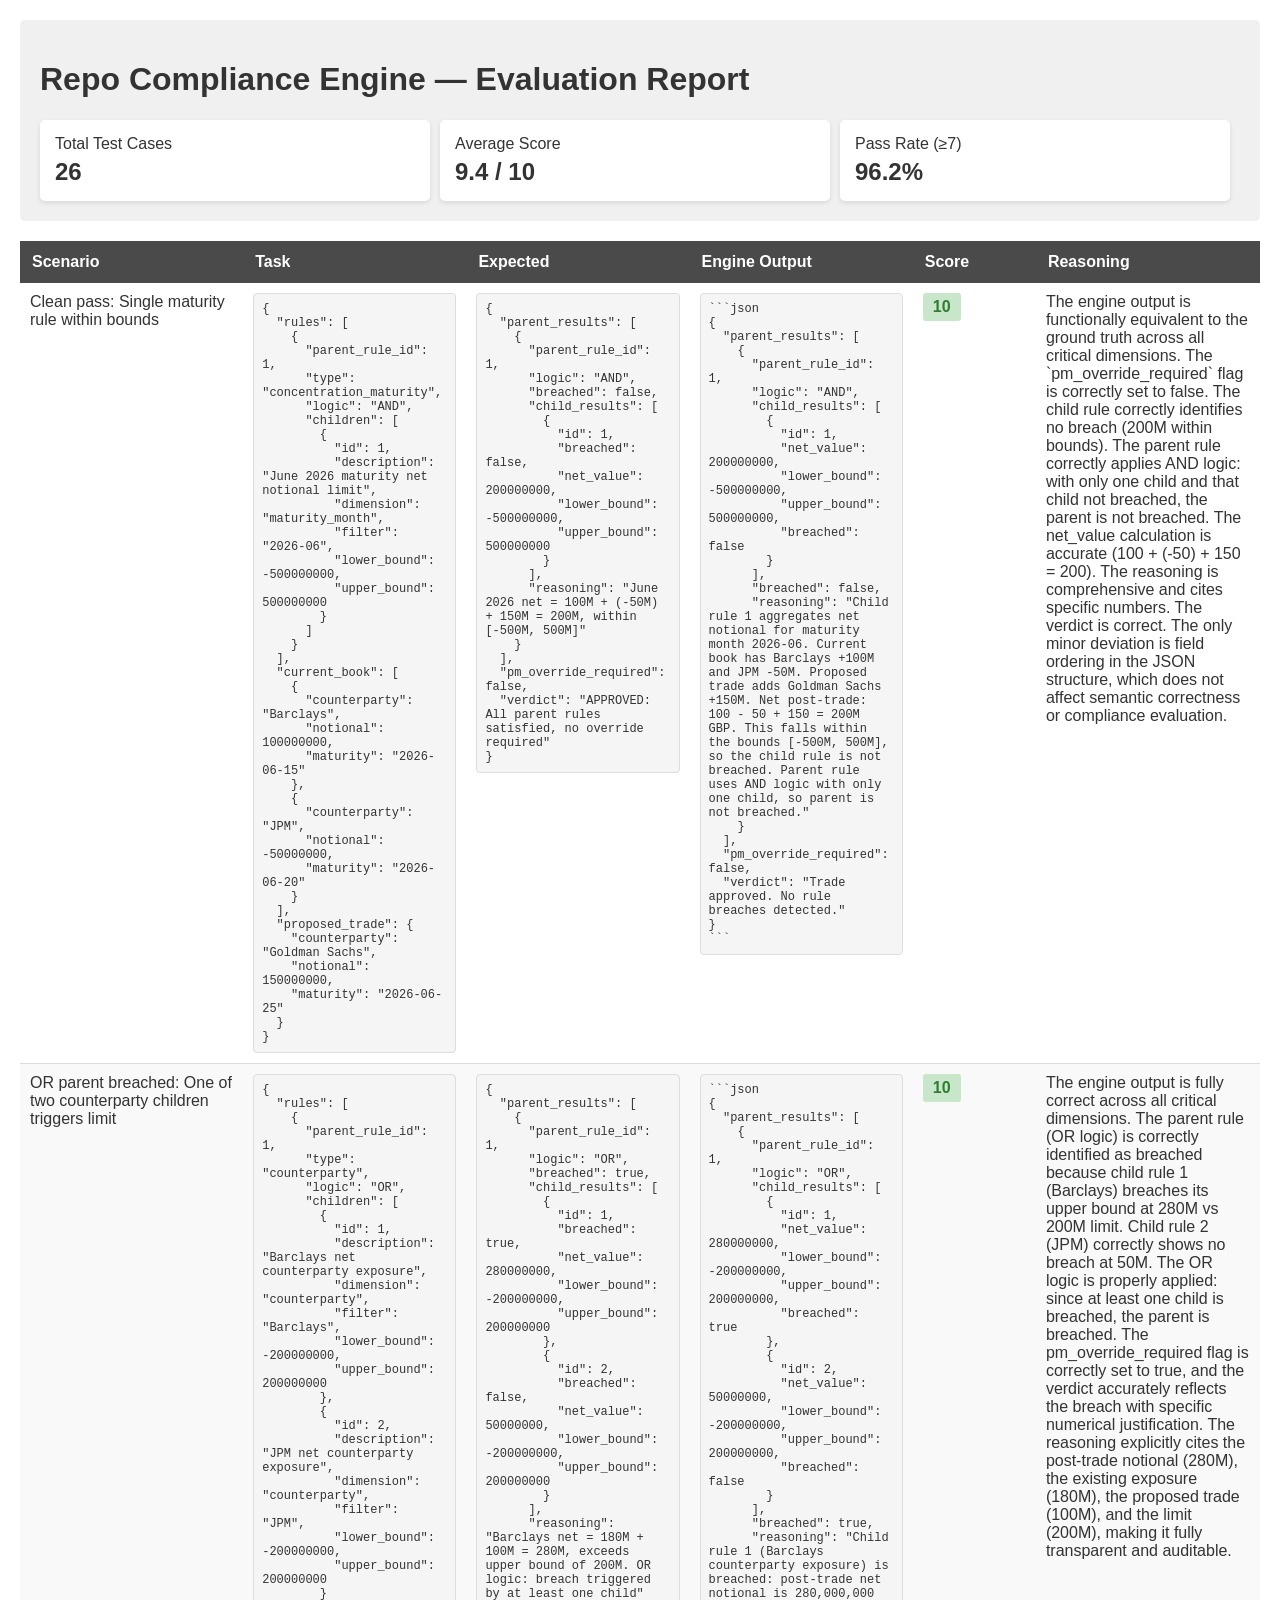
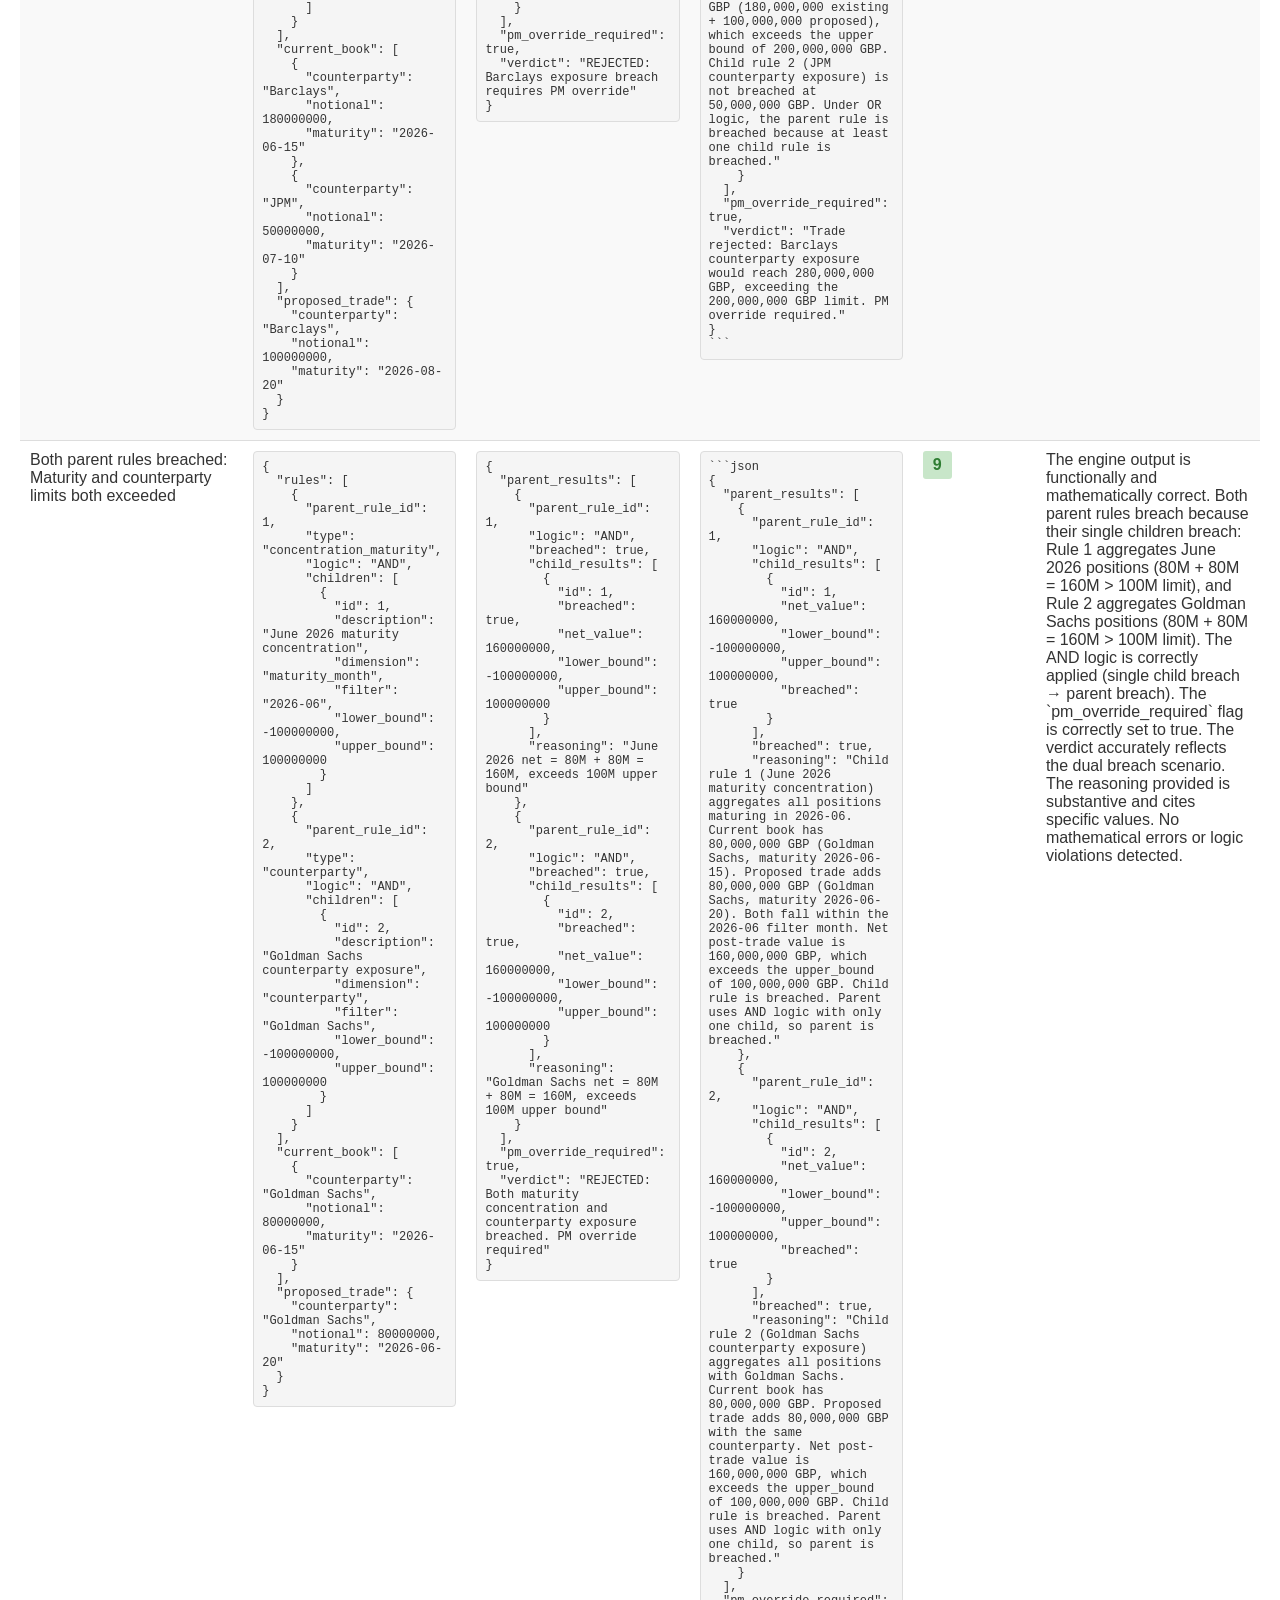
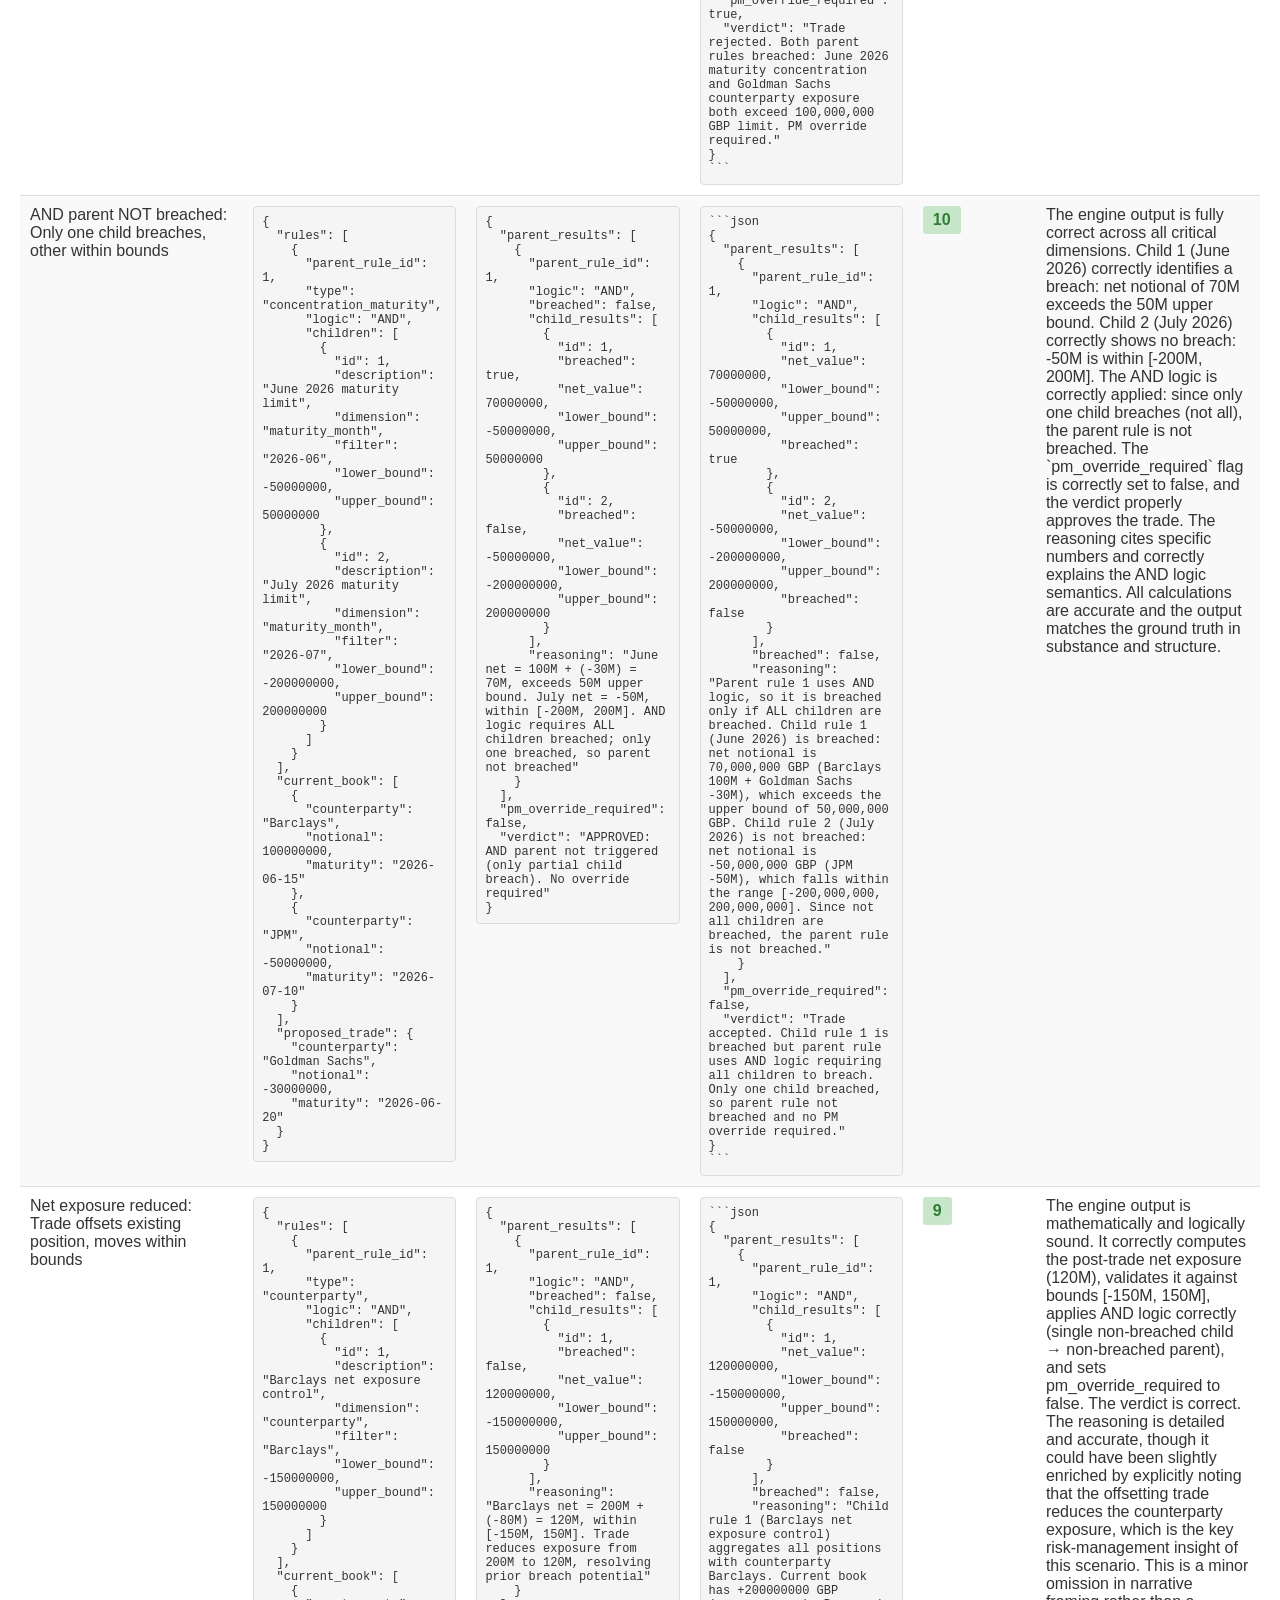
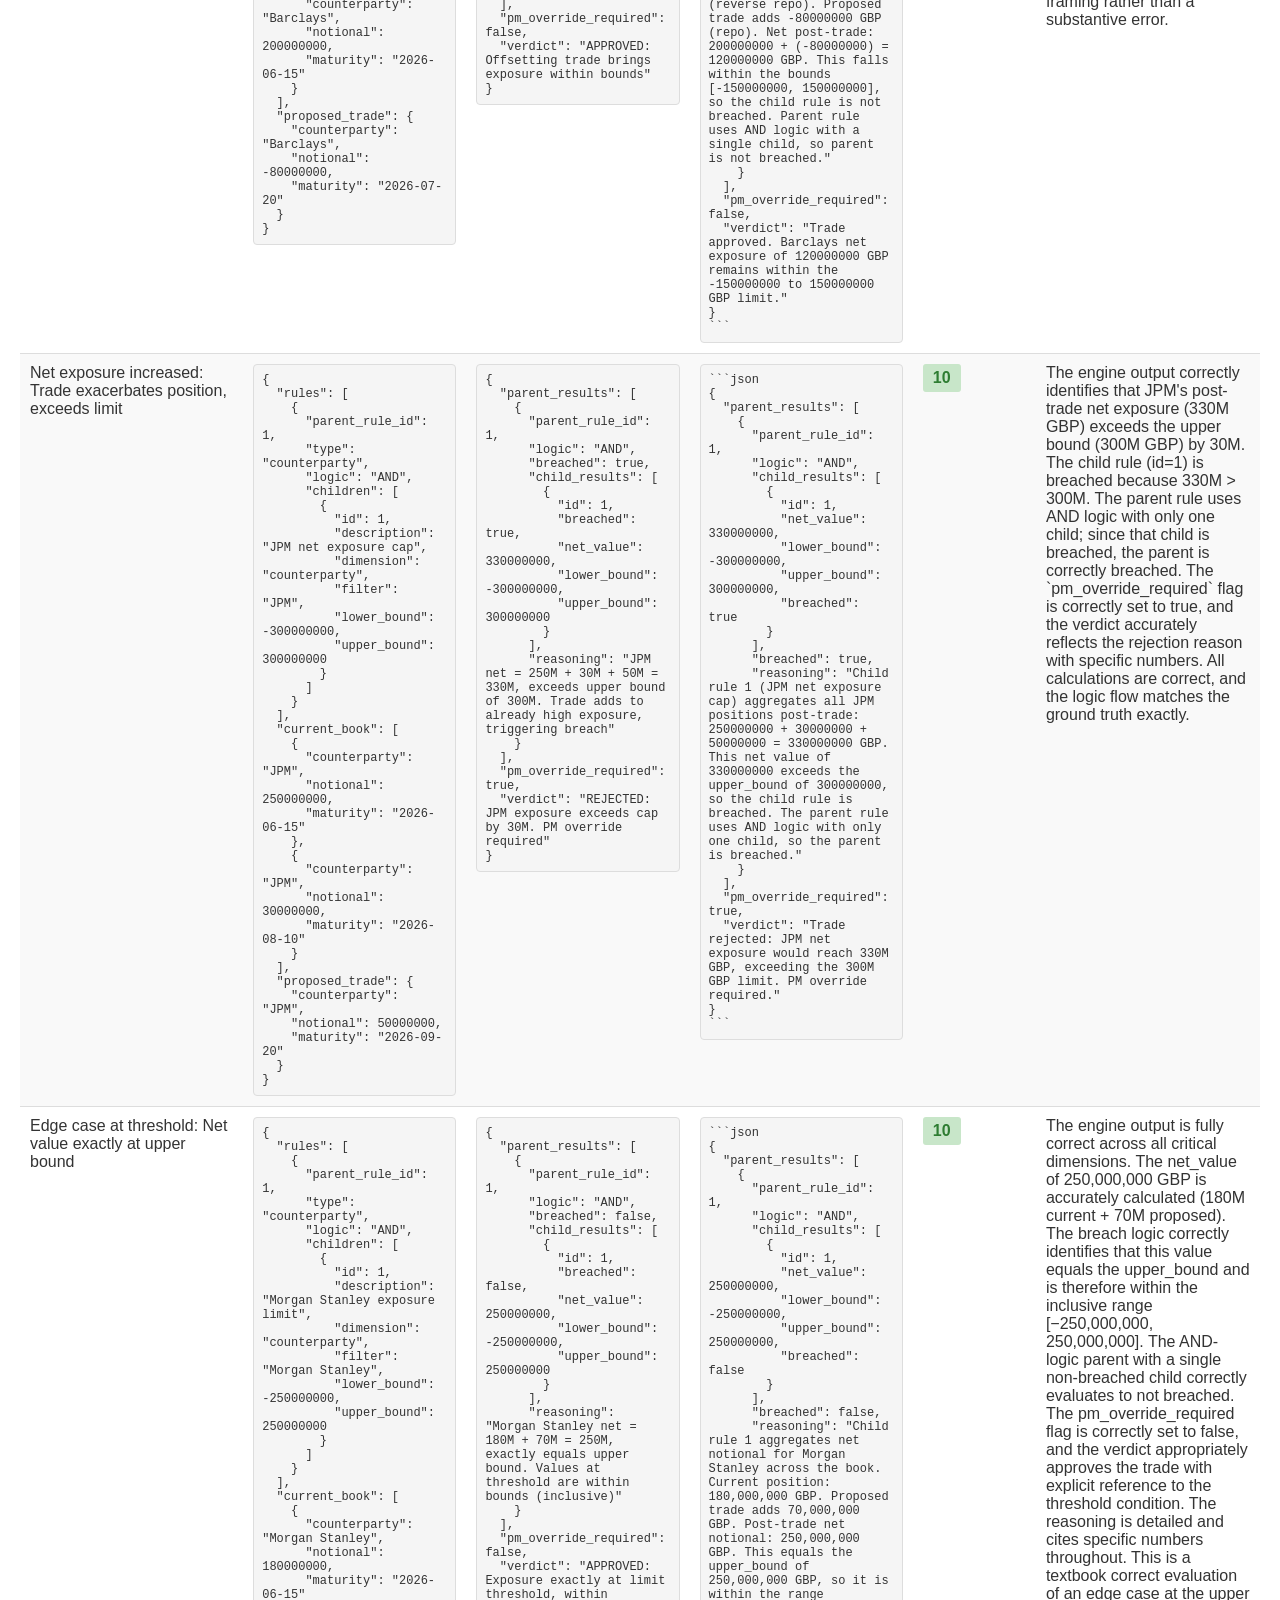
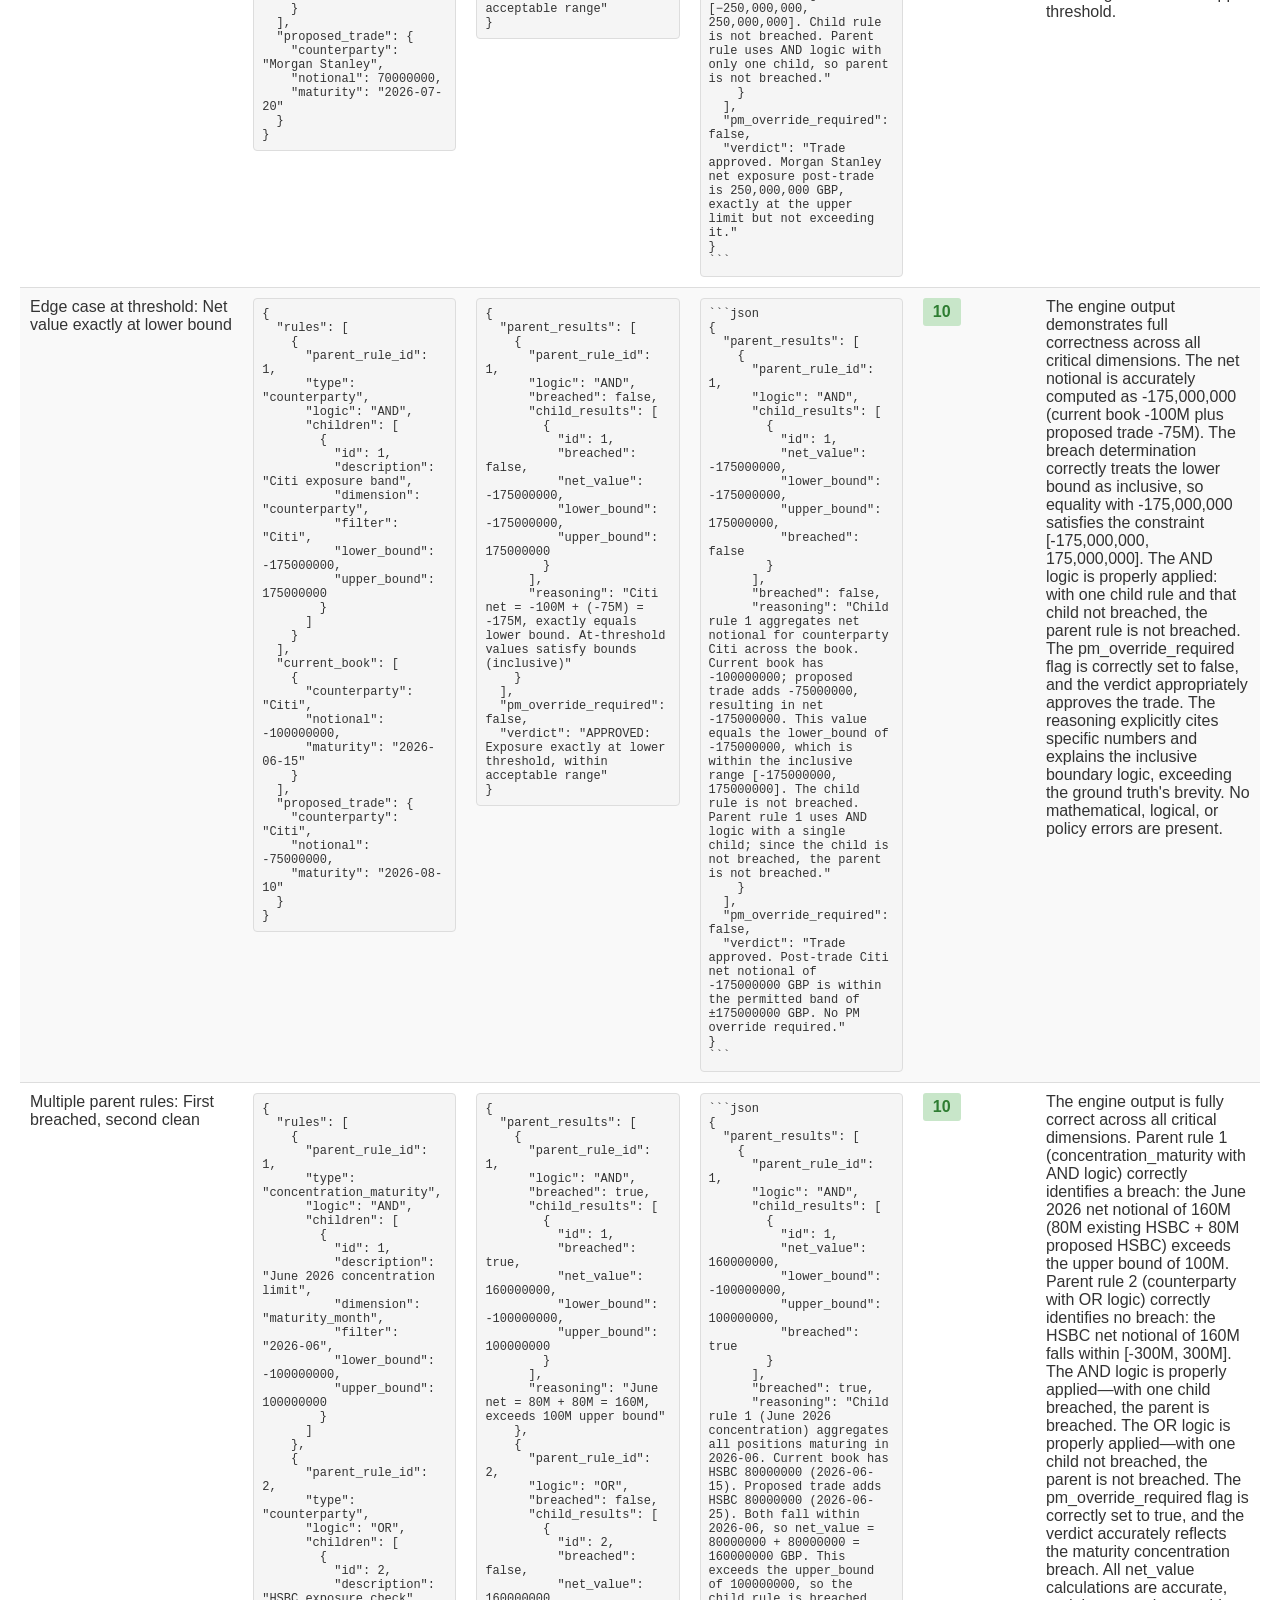
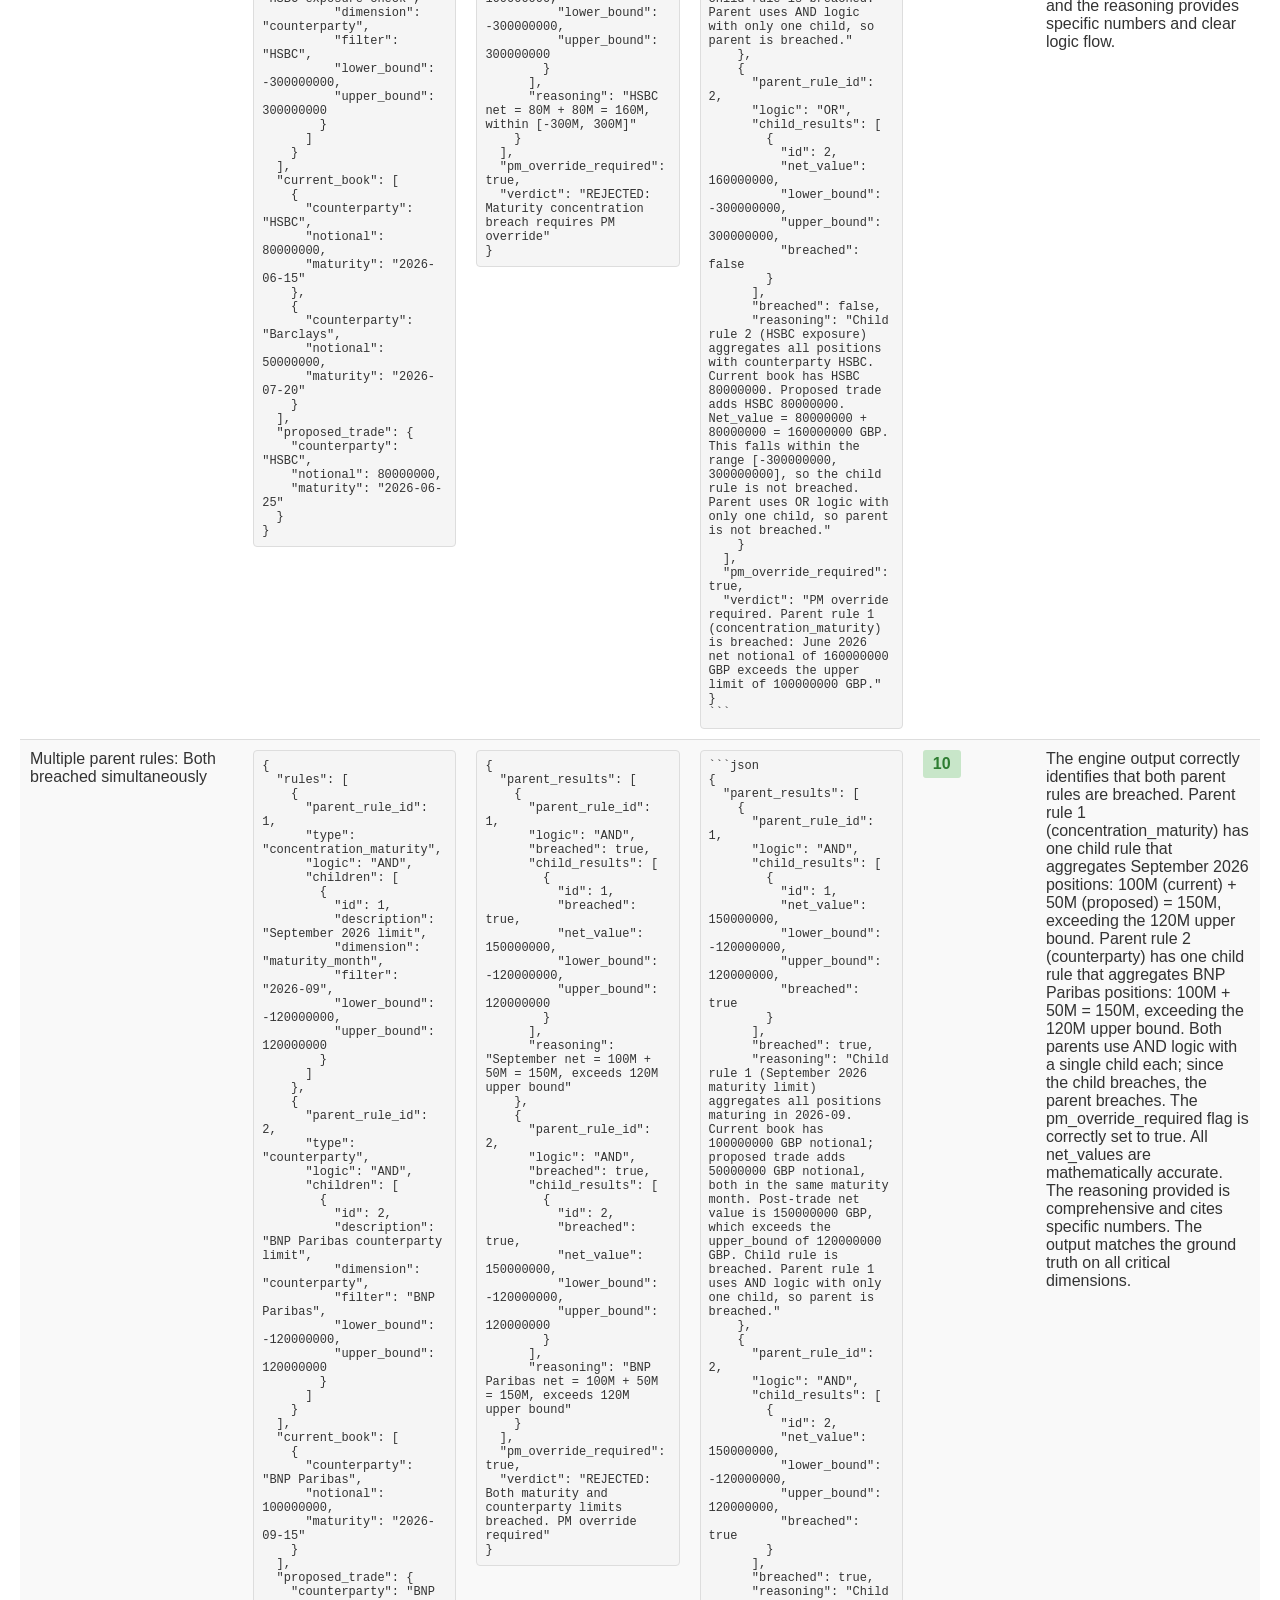
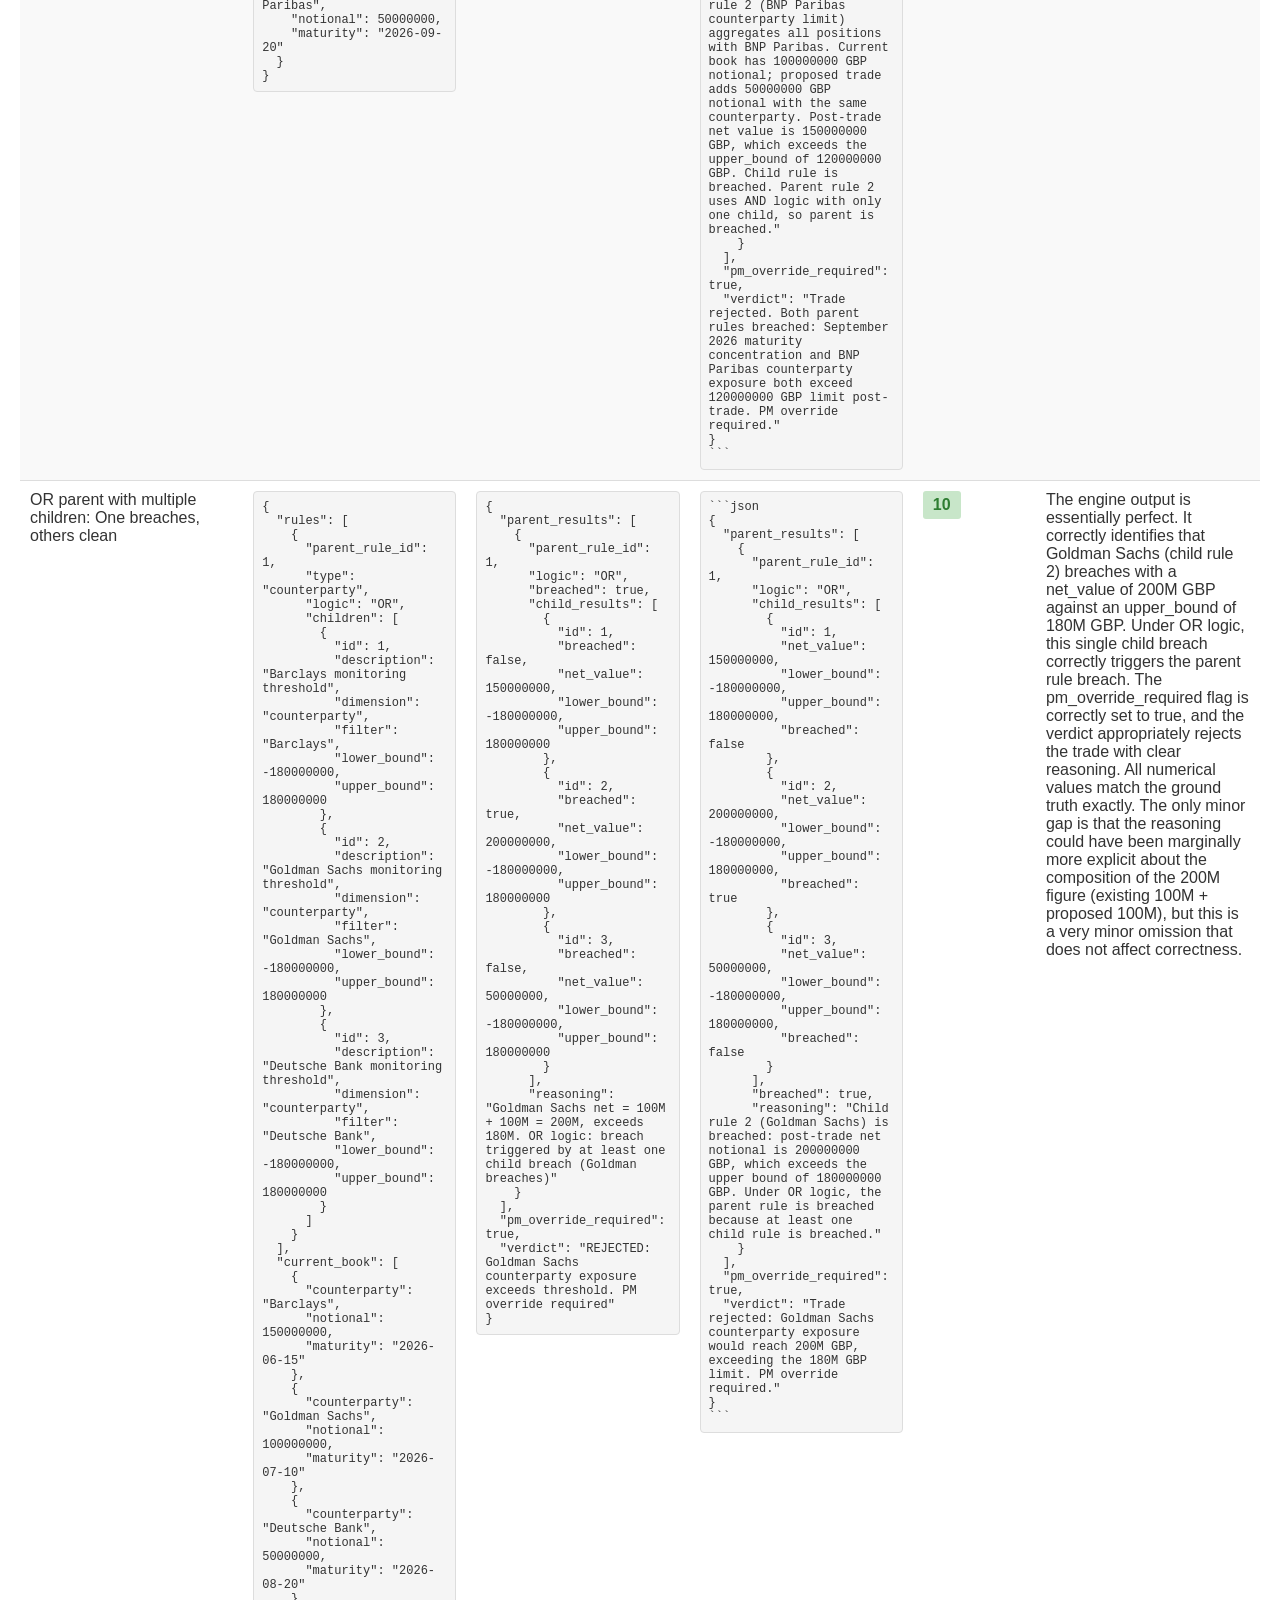
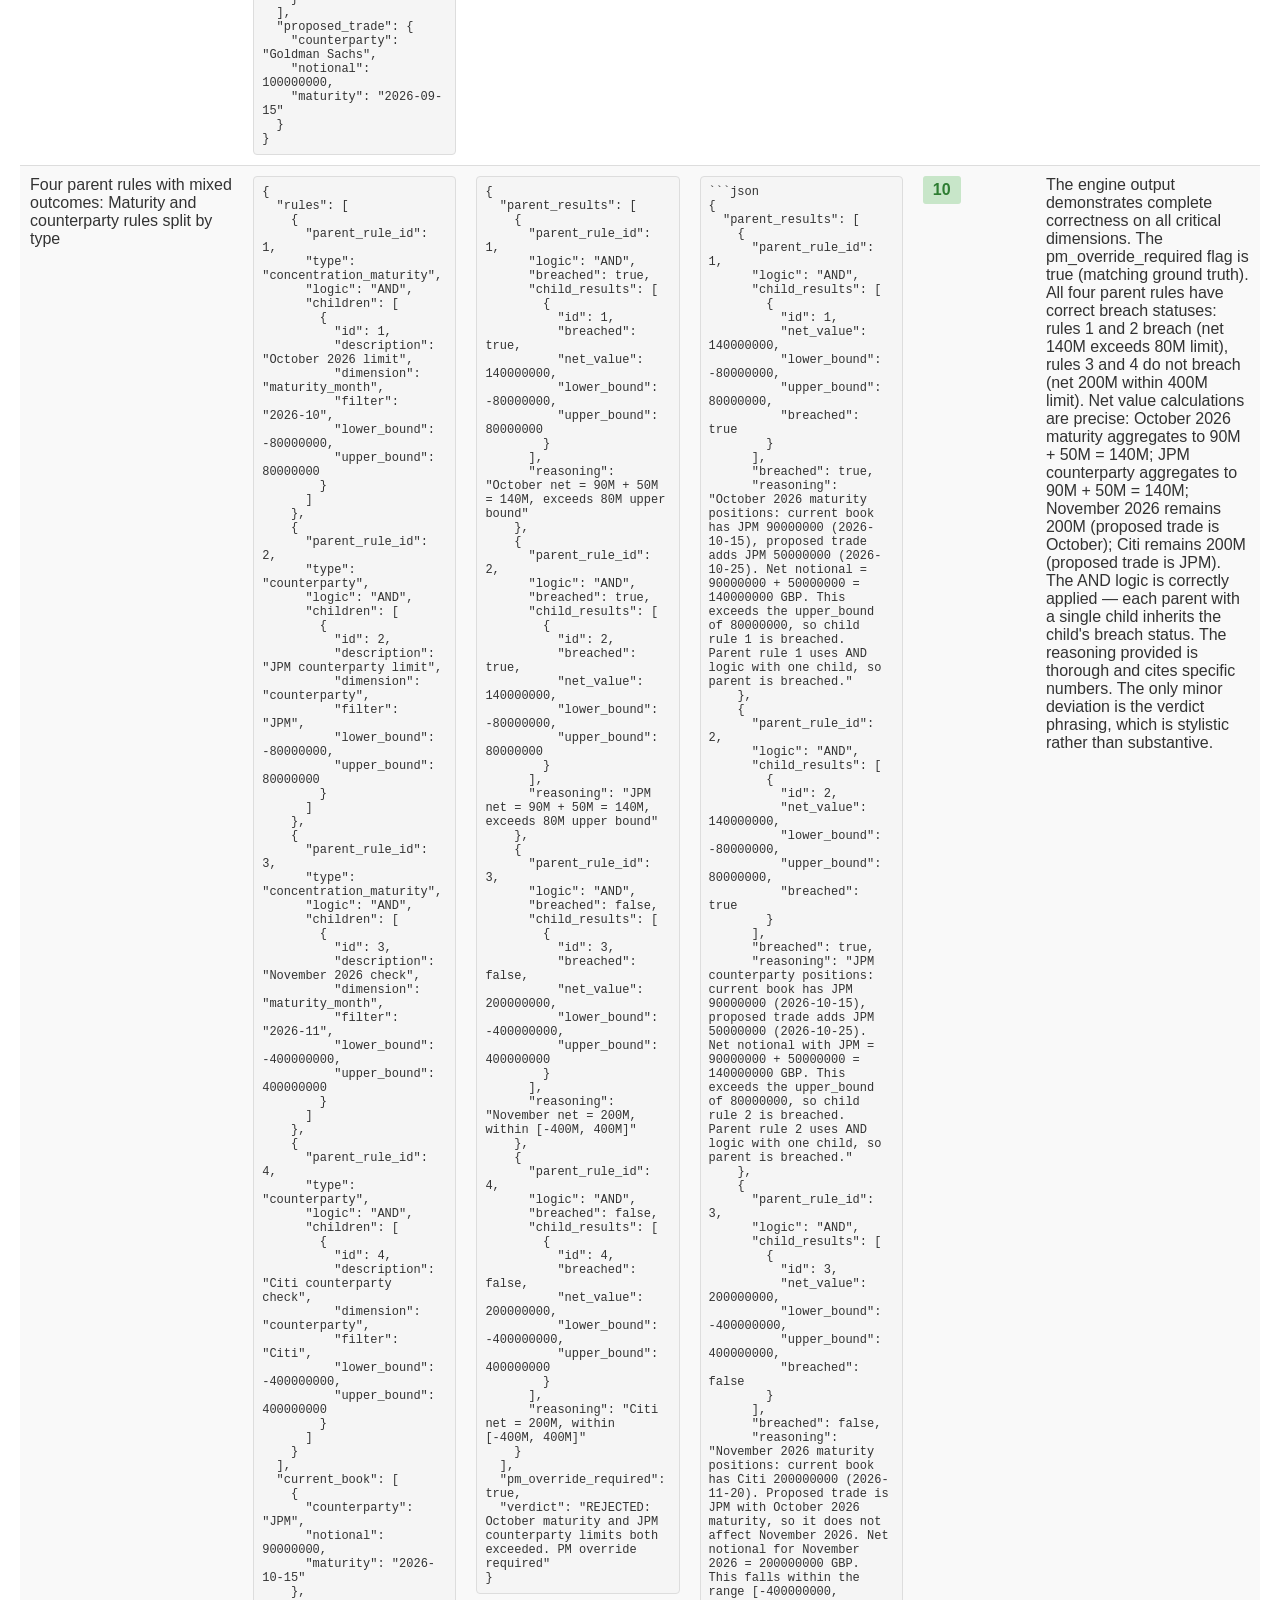
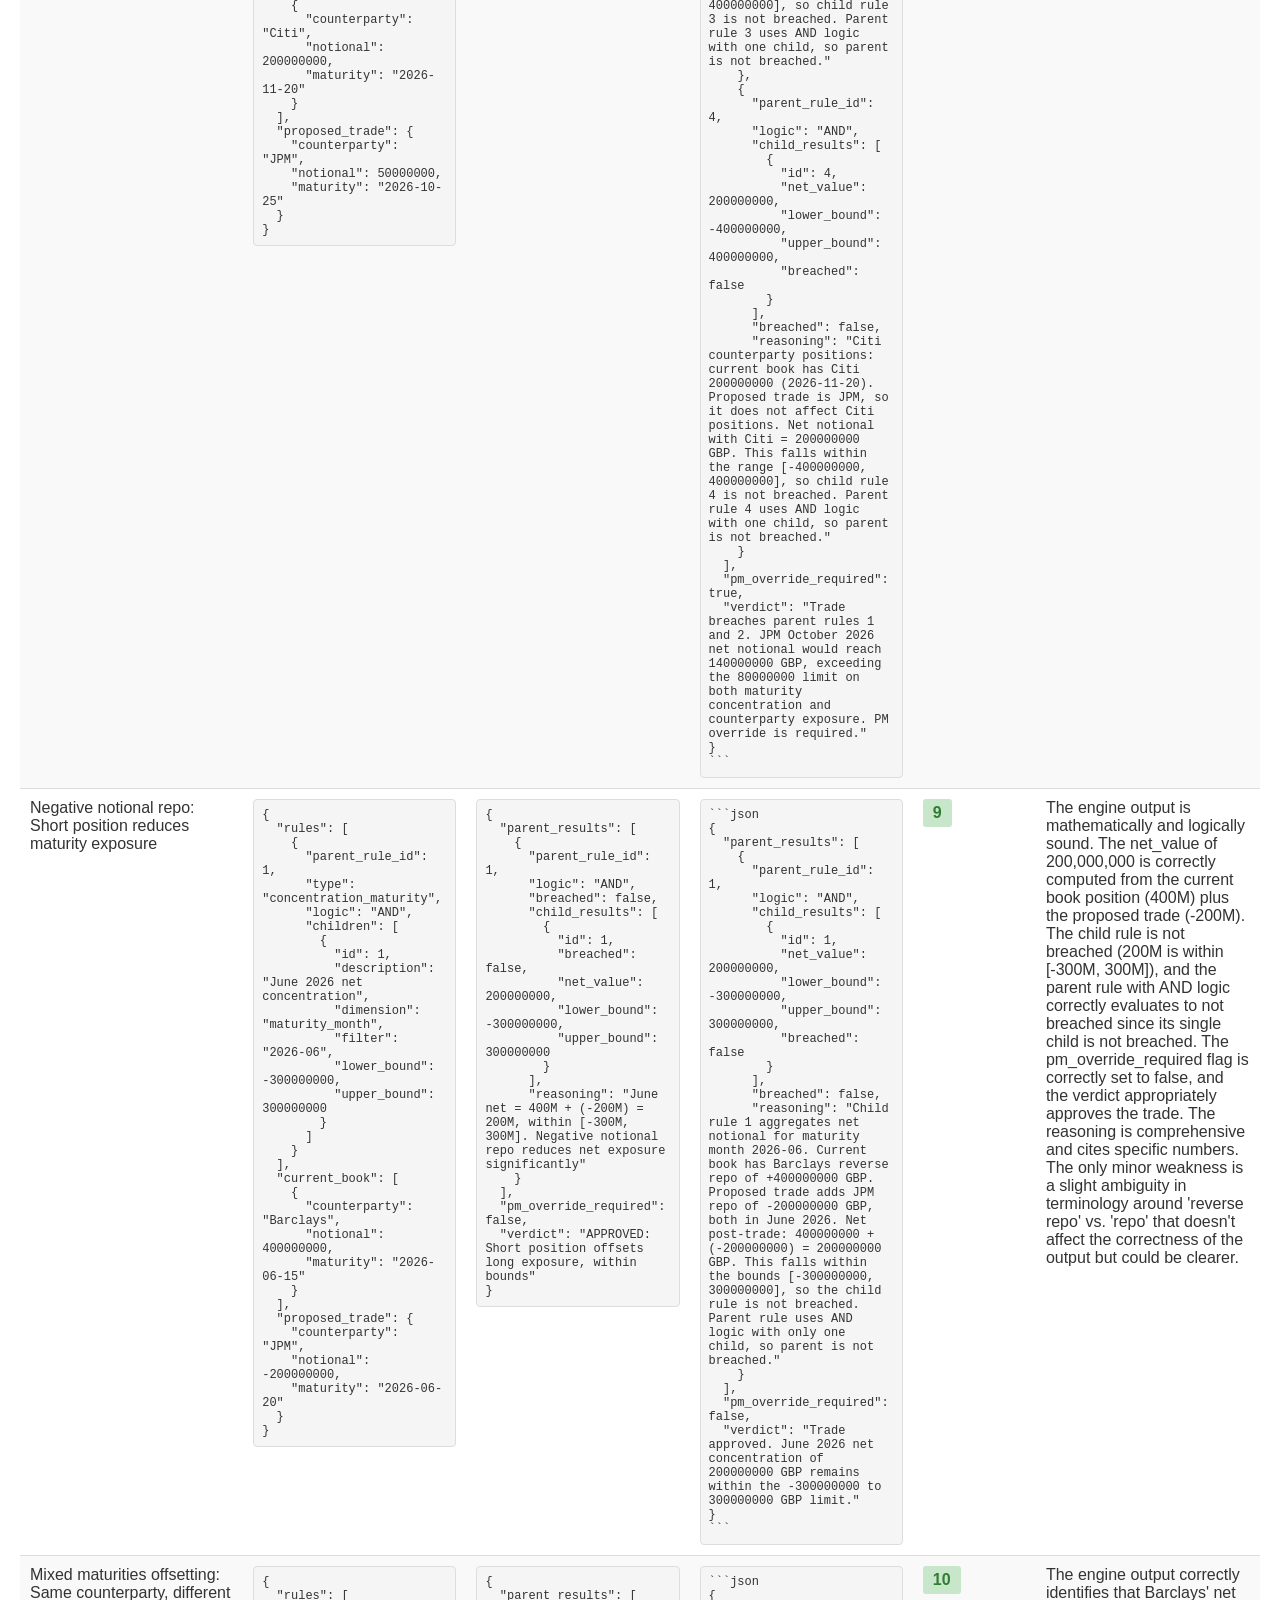
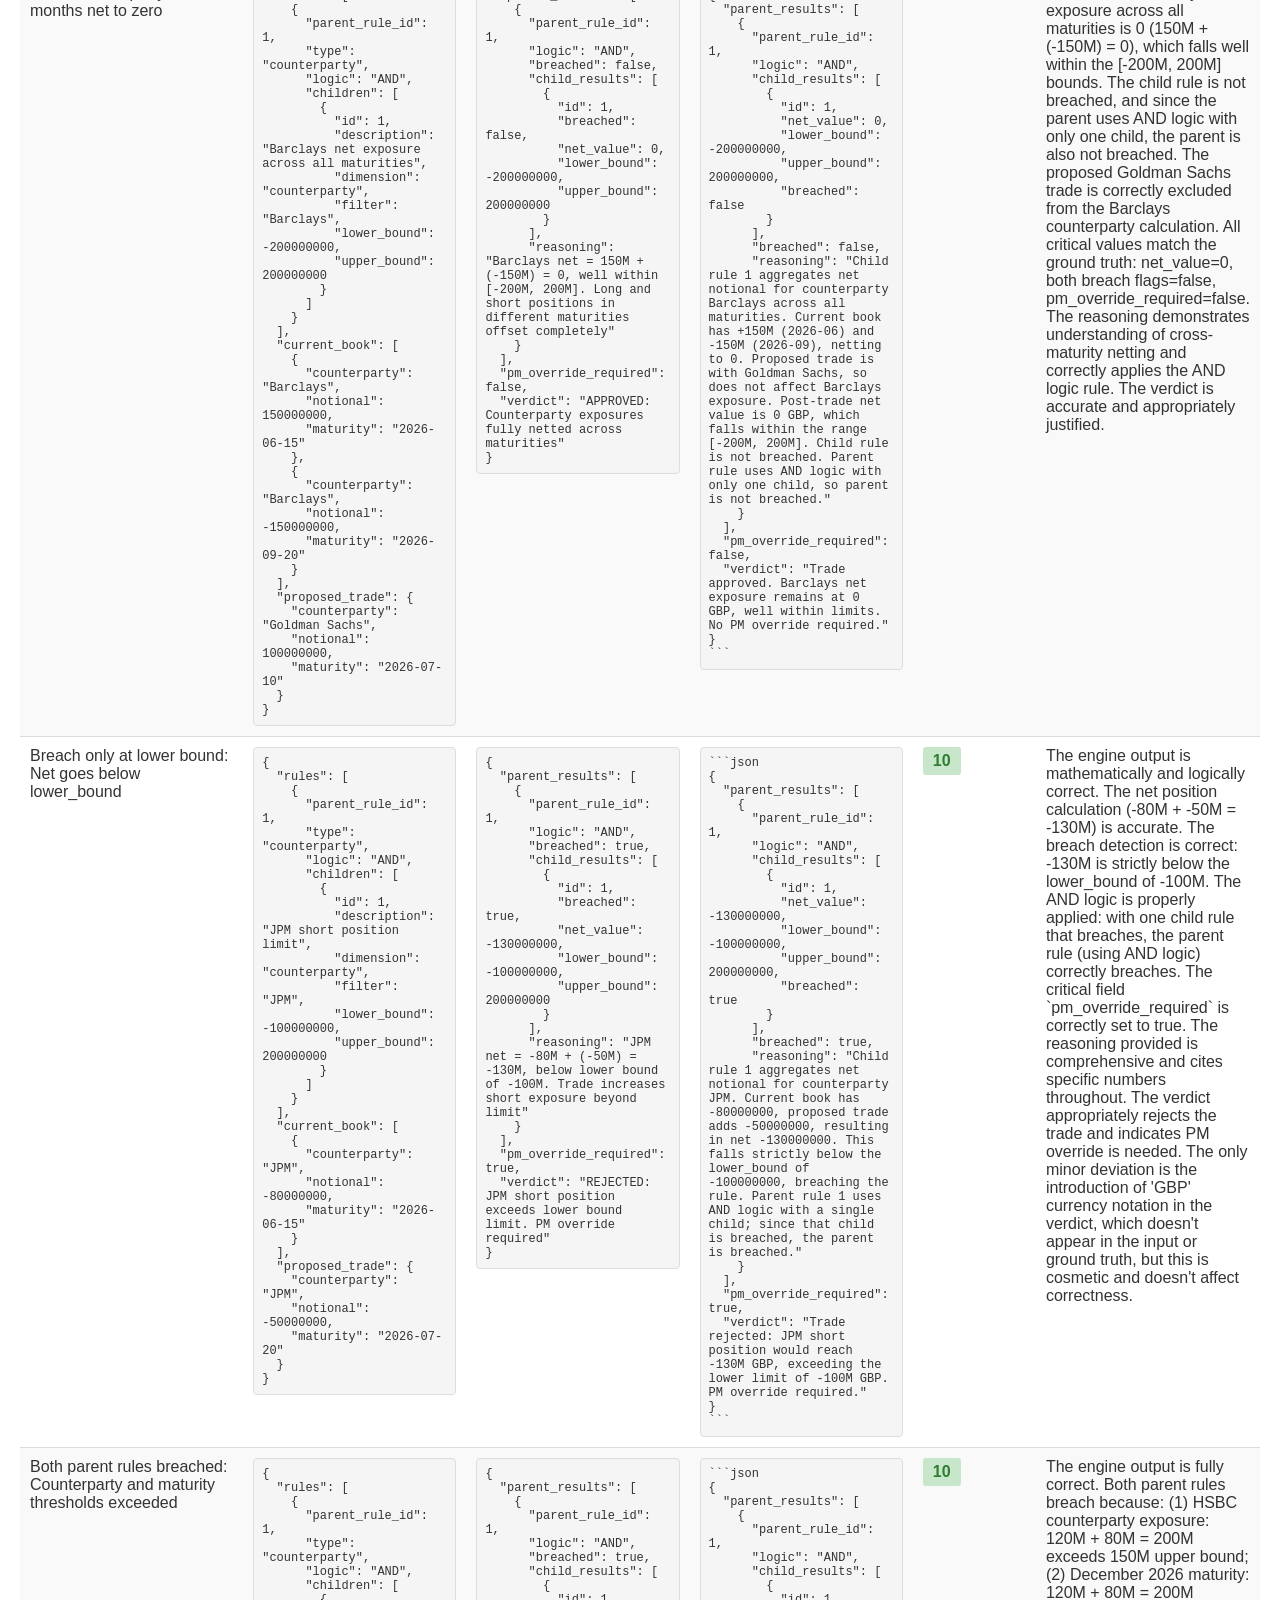
<file: Repo Compliance Rule Engine/compliance/output.html>
<!DOCTYPE html>
<html lang="en">
<head>
<meta charset="UTF-8">
<title>Repo Compliance Evaluation Report</title>
<style>
  body { font-family: Arial, sans-serif; margin: 0; padding: 20px; color: #333; }
  .header { background: #f0f0f0; padding: 20px; border-radius: 5px; margin-bottom: 20px; }
  .summary-stats { display: flex; gap: 10px; flex-wrap: wrap; }
  .stat-box { background: #fff; border-radius: 5px; padding: 15px;
               box-shadow: 0 2px 5px rgba(0,0,0,.1); flex-basis: 30%; min-width: 180px; }
  .stat-value { font-size: 24px; font-weight: bold; margin-top: 5px; }
  table { width: 100%; border-collapse: collapse; margin-top: 20px; }
  th { background: #4a4a4a; color: #fff; text-align: left; padding: 12px; }
  td { padding: 10px; border-bottom: 1px solid #ddd; vertical-align: top; width: 18%; }
  tr:nth-child(even) { background: #f9f9f9; }
  pre { background: #f5f5f5; border: 1px solid #ddd; border-radius: 4px; padding: 8px;
         font-size: 12px; white-space: pre-wrap; word-wrap: break-word; margin: 0; }
  .score { font-weight: bold; padding: 5px 10px; border-radius: 3px; display: inline-block; }
  .score-high { background: #c8e6c9; color: #2e7d32; }
  .score-medium { background: #fff9c4; color: #f57f17; }
  .score-low { background: #ffcdd2; color: #c62828; }
  .score-col { width: 60px; }
</style>
</head>
<body>
<div class="header">
  <h1>Repo Compliance Engine — Evaluation Report</h1>
  <div class="summary-stats">
    <div class="stat-box"><div>Total Test Cases</div><div class="stat-value">26</div></div>
    <div class="stat-box"><div>Average Score</div><div class="stat-value">9.4 / 10</div></div>
    <div class="stat-box"><div>Pass Rate (≥7)</div><div class="stat-value">96.2%</div></div>
  </div>
</div>
<table>
  <thead>
    <tr>
      <th>Scenario</th><th>Task</th><th>Expected</th>
      <th>Engine Output</th><th>Score</th><th>Reasoning</th>
    </tr>
  </thead>
  <tbody>
        <tr>
            <td>Clean pass: Single maturity rule within bounds</td>
            <td><pre>{
  "rules": [
    {
      "parent_rule_id": 1,
      "type": "concentration_maturity",
      "logic": "AND",
      "children": [
        {
          "id": 1,
          "description": "June 2026 maturity net notional limit",
          "dimension": "maturity_month",
          "filter": "2026-06",
          "lower_bound": -500000000,
          "upper_bound": 500000000
        }
      ]
    }
  ],
  "current_book": [
    {
      "counterparty": "Barclays",
      "notional": 100000000,
      "maturity": "2026-06-15"
    },
    {
      "counterparty": "JPM",
      "notional": -50000000,
      "maturity": "2026-06-20"
    }
  ],
  "proposed_trade": {
    "counterparty": "Goldman Sachs",
    "notional": 150000000,
    "maturity": "2026-06-25"
  }
}</pre></td>
            <td><pre>{
  "parent_results": [
    {
      "parent_rule_id": 1,
      "logic": "AND",
      "breached": false,
      "child_results": [
        {
          "id": 1,
          "breached": false,
          "net_value": 200000000,
          "lower_bound": -500000000,
          "upper_bound": 500000000
        }
      ],
      "reasoning": "June 2026 net = 100M + (-50M) + 150M = 200M, within [-500M, 500M]"
    }
  ],
  "pm_override_required": false,
  "verdict": "APPROVED: All parent rules satisfied, no override required"
}</pre></td>
            <td><pre>```json
{
  "parent_results": [
    {
      "parent_rule_id": 1,
      "logic": "AND",
      "child_results": [
        {
          "id": 1,
          "net_value": 200000000,
          "lower_bound": -500000000,
          "upper_bound": 500000000,
          "breached": false
        }
      ],
      "breached": false,
      "reasoning": "Child rule 1 aggregates net notional for maturity month 2026-06. Current book has Barclays +100M and JPM -50M. Proposed trade adds Goldman Sachs +150M. Net post-trade: 100 - 50 + 150 = 200M GBP. This falls within the bounds [-500M, 500M], so the child rule is not breached. Parent rule uses AND logic with only one child, so parent is not breached."
    }
  ],
  "pm_override_required": false,
  "verdict": "Trade approved. No rule breaches detected."
}
```</pre></td>
            <td class="score-col"><span class="score score-high">10</span></td>
            <td>The engine output is functionally equivalent to the ground truth across all critical dimensions. The `pm_override_required` flag is correctly set to false. The child rule correctly identifies no breach (200M within bounds). The parent rule correctly applies AND logic: with only one child and that child not breached, the parent is not breached. The net_value calculation is accurate (100 + (-50) + 150 = 200). The reasoning is comprehensive and cites specific numbers. The verdict is correct. The only minor deviation is field ordering in the JSON structure, which does not affect semantic correctness or compliance evaluation.</td>
        </tr>
        <tr>
            <td>OR parent breached: One of two counterparty children triggers limit</td>
            <td><pre>{
  "rules": [
    {
      "parent_rule_id": 1,
      "type": "counterparty",
      "logic": "OR",
      "children": [
        {
          "id": 1,
          "description": "Barclays net counterparty exposure",
          "dimension": "counterparty",
          "filter": "Barclays",
          "lower_bound": -200000000,
          "upper_bound": 200000000
        },
        {
          "id": 2,
          "description": "JPM net counterparty exposure",
          "dimension": "counterparty",
          "filter": "JPM",
          "lower_bound": -200000000,
          "upper_bound": 200000000
        }
      ]
    }
  ],
  "current_book": [
    {
      "counterparty": "Barclays",
      "notional": 180000000,
      "maturity": "2026-06-15"
    },
    {
      "counterparty": "JPM",
      "notional": 50000000,
      "maturity": "2026-07-10"
    }
  ],
  "proposed_trade": {
    "counterparty": "Barclays",
    "notional": 100000000,
    "maturity": "2026-08-20"
  }
}</pre></td>
            <td><pre>{
  "parent_results": [
    {
      "parent_rule_id": 1,
      "logic": "OR",
      "breached": true,
      "child_results": [
        {
          "id": 1,
          "breached": true,
          "net_value": 280000000,
          "lower_bound": -200000000,
          "upper_bound": 200000000
        },
        {
          "id": 2,
          "breached": false,
          "net_value": 50000000,
          "lower_bound": -200000000,
          "upper_bound": 200000000
        }
      ],
      "reasoning": "Barclays net = 180M + 100M = 280M, exceeds upper bound of 200M. OR logic: breach triggered by at least one child"
    }
  ],
  "pm_override_required": true,
  "verdict": "REJECTED: Barclays exposure breach requires PM override"
}</pre></td>
            <td><pre>```json
{
  "parent_results": [
    {
      "parent_rule_id": 1,
      "logic": "OR",
      "child_results": [
        {
          "id": 1,
          "net_value": 280000000,
          "lower_bound": -200000000,
          "upper_bound": 200000000,
          "breached": true
        },
        {
          "id": 2,
          "net_value": 50000000,
          "lower_bound": -200000000,
          "upper_bound": 200000000,
          "breached": false
        }
      ],
      "breached": true,
      "reasoning": "Child rule 1 (Barclays counterparty exposure) is breached: post-trade net notional is 280,000,000 GBP (180,000,000 existing + 100,000,000 proposed), which exceeds the upper bound of 200,000,000 GBP. Child rule 2 (JPM counterparty exposure) is not breached at 50,000,000 GBP. Under OR logic, the parent rule is breached because at least one child rule is breached."
    }
  ],
  "pm_override_required": true,
  "verdict": "Trade rejected: Barclays counterparty exposure would reach 280,000,000 GBP, exceeding the 200,000,000 GBP limit. PM override required."
}
```</pre></td>
            <td class="score-col"><span class="score score-high">10</span></td>
            <td>The engine output is fully correct across all critical dimensions. The parent rule (OR logic) is correctly identified as breached because child rule 1 (Barclays) breaches its upper bound at 280M vs 200M limit. Child rule 2 (JPM) correctly shows no breach at 50M. The OR logic is properly applied: since at least one child is breached, the parent is breached. The pm_override_required flag is correctly set to true, and the verdict accurately reflects the breach with specific numerical justification. The reasoning explicitly cites the post-trade notional (280M), the existing exposure (180M), the proposed trade (100M), and the limit (200M), making it fully transparent and auditable.</td>
        </tr>
        <tr>
            <td>Both parent rules breached: Maturity and counterparty limits both exceeded</td>
            <td><pre>{
  "rules": [
    {
      "parent_rule_id": 1,
      "type": "concentration_maturity",
      "logic": "AND",
      "children": [
        {
          "id": 1,
          "description": "June 2026 maturity concentration",
          "dimension": "maturity_month",
          "filter": "2026-06",
          "lower_bound": -100000000,
          "upper_bound": 100000000
        }
      ]
    },
    {
      "parent_rule_id": 2,
      "type": "counterparty",
      "logic": "AND",
      "children": [
        {
          "id": 2,
          "description": "Goldman Sachs counterparty exposure",
          "dimension": "counterparty",
          "filter": "Goldman Sachs",
          "lower_bound": -100000000,
          "upper_bound": 100000000
        }
      ]
    }
  ],
  "current_book": [
    {
      "counterparty": "Goldman Sachs",
      "notional": 80000000,
      "maturity": "2026-06-15"
    }
  ],
  "proposed_trade": {
    "counterparty": "Goldman Sachs",
    "notional": 80000000,
    "maturity": "2026-06-20"
  }
}</pre></td>
            <td><pre>{
  "parent_results": [
    {
      "parent_rule_id": 1,
      "logic": "AND",
      "breached": true,
      "child_results": [
        {
          "id": 1,
          "breached": true,
          "net_value": 160000000,
          "lower_bound": -100000000,
          "upper_bound": 100000000
        }
      ],
      "reasoning": "June 2026 net = 80M + 80M = 160M, exceeds 100M upper bound"
    },
    {
      "parent_rule_id": 2,
      "logic": "AND",
      "breached": true,
      "child_results": [
        {
          "id": 2,
          "breached": true,
          "net_value": 160000000,
          "lower_bound": -100000000,
          "upper_bound": 100000000
        }
      ],
      "reasoning": "Goldman Sachs net = 80M + 80M = 160M, exceeds 100M upper bound"
    }
  ],
  "pm_override_required": true,
  "verdict": "REJECTED: Both maturity concentration and counterparty exposure breached. PM override required"
}</pre></td>
            <td><pre>```json
{
  "parent_results": [
    {
      "parent_rule_id": 1,
      "logic": "AND",
      "child_results": [
        {
          "id": 1,
          "net_value": 160000000,
          "lower_bound": -100000000,
          "upper_bound": 100000000,
          "breached": true
        }
      ],
      "breached": true,
      "reasoning": "Child rule 1 (June 2026 maturity concentration) aggregates all positions maturing in 2026-06. Current book has 80,000,000 GBP (Goldman Sachs, maturity 2026-06-15). Proposed trade adds 80,000,000 GBP (Goldman Sachs, maturity 2026-06-20). Both fall within the 2026-06 filter month. Net post-trade value is 160,000,000 GBP, which exceeds the upper_bound of 100,000,000 GBP. Child rule is breached. Parent uses AND logic with only one child, so parent is breached."
    },
    {
      "parent_rule_id": 2,
      "logic": "AND",
      "child_results": [
        {
          "id": 2,
          "net_value": 160000000,
          "lower_bound": -100000000,
          "upper_bound": 100000000,
          "breached": true
        }
      ],
      "breached": true,
      "reasoning": "Child rule 2 (Goldman Sachs counterparty exposure) aggregates all positions with Goldman Sachs. Current book has 80,000,000 GBP. Proposed trade adds 80,000,000 GBP with the same counterparty. Net post-trade value is 160,000,000 GBP, which exceeds the upper_bound of 100,000,000 GBP. Child rule is breached. Parent uses AND logic with only one child, so parent is breached."
    }
  ],
  "pm_override_required": true,
  "verdict": "Trade rejected. Both parent rules breached: June 2026 maturity concentration and Goldman Sachs counterparty exposure both exceed 100,000,000 GBP limit. PM override required."
}
```</pre></td>
            <td class="score-col"><span class="score score-high">9</span></td>
            <td>The engine output is functionally and mathematically correct. Both parent rules breach because their single children breach: Rule 1 aggregates June 2026 positions (80M + 80M = 160M > 100M limit), and Rule 2 aggregates Goldman Sachs positions (80M + 80M = 160M > 100M limit). The AND logic is correctly applied (single child breach → parent breach). The `pm_override_required` flag is correctly set to true. The verdict accurately reflects the dual breach scenario. The reasoning provided is substantive and cites specific values. No mathematical errors or logic violations detected.</td>
        </tr>
        <tr>
            <td>AND parent NOT breached: Only one child breaches, other within bounds</td>
            <td><pre>{
  "rules": [
    {
      "parent_rule_id": 1,
      "type": "concentration_maturity",
      "logic": "AND",
      "children": [
        {
          "id": 1,
          "description": "June 2026 maturity limit",
          "dimension": "maturity_month",
          "filter": "2026-06",
          "lower_bound": -50000000,
          "upper_bound": 50000000
        },
        {
          "id": 2,
          "description": "July 2026 maturity limit",
          "dimension": "maturity_month",
          "filter": "2026-07",
          "lower_bound": -200000000,
          "upper_bound": 200000000
        }
      ]
    }
  ],
  "current_book": [
    {
      "counterparty": "Barclays",
      "notional": 100000000,
      "maturity": "2026-06-15"
    },
    {
      "counterparty": "JPM",
      "notional": -50000000,
      "maturity": "2026-07-10"
    }
  ],
  "proposed_trade": {
    "counterparty": "Goldman Sachs",
    "notional": -30000000,
    "maturity": "2026-06-20"
  }
}</pre></td>
            <td><pre>{
  "parent_results": [
    {
      "parent_rule_id": 1,
      "logic": "AND",
      "breached": false,
      "child_results": [
        {
          "id": 1,
          "breached": true,
          "net_value": 70000000,
          "lower_bound": -50000000,
          "upper_bound": 50000000
        },
        {
          "id": 2,
          "breached": false,
          "net_value": -50000000,
          "lower_bound": -200000000,
          "upper_bound": 200000000
        }
      ],
      "reasoning": "June net = 100M + (-30M) = 70M, exceeds 50M upper bound. July net = -50M, within [-200M, 200M]. AND logic requires ALL children breached; only one breached, so parent not breached"
    }
  ],
  "pm_override_required": false,
  "verdict": "APPROVED: AND parent not triggered (only partial child breach). No override required"
}</pre></td>
            <td><pre>```json
{
  "parent_results": [
    {
      "parent_rule_id": 1,
      "logic": "AND",
      "child_results": [
        {
          "id": 1,
          "net_value": 70000000,
          "lower_bound": -50000000,
          "upper_bound": 50000000,
          "breached": true
        },
        {
          "id": 2,
          "net_value": -50000000,
          "lower_bound": -200000000,
          "upper_bound": 200000000,
          "breached": false
        }
      ],
      "breached": false,
      "reasoning": "Parent rule 1 uses AND logic, so it is breached only if ALL children are breached. Child rule 1 (June 2026) is breached: net notional is 70,000,000 GBP (Barclays 100M + Goldman Sachs -30M), which exceeds the upper bound of 50,000,000 GBP. Child rule 2 (July 2026) is not breached: net notional is -50,000,000 GBP (JPM -50M), which falls within the range [-200,000,000, 200,000,000]. Since not all children are breached, the parent rule is not breached."
    }
  ],
  "pm_override_required": false,
  "verdict": "Trade accepted. Child rule 1 is breached but parent rule uses AND logic requiring all children to breach. Only one child breached, so parent rule not breached and no PM override required."
}
```</pre></td>
            <td class="score-col"><span class="score score-high">10</span></td>
            <td>The engine output is fully correct across all critical dimensions. Child 1 (June 2026) correctly identifies a breach: net notional of 70M exceeds the 50M upper bound. Child 2 (July 2026) correctly shows no breach: -50M is within [-200M, 200M]. The AND logic is correctly applied: since only one child breaches (not all), the parent rule is not breached. The `pm_override_required` flag is correctly set to false, and the verdict properly approves the trade. The reasoning cites specific numbers and correctly explains the AND logic semantics. All calculations are accurate and the output matches the ground truth in substance and structure.</td>
        </tr>
        <tr>
            <td>Net exposure reduced: Trade offsets existing position, moves within bounds</td>
            <td><pre>{
  "rules": [
    {
      "parent_rule_id": 1,
      "type": "counterparty",
      "logic": "AND",
      "children": [
        {
          "id": 1,
          "description": "Barclays net exposure control",
          "dimension": "counterparty",
          "filter": "Barclays",
          "lower_bound": -150000000,
          "upper_bound": 150000000
        }
      ]
    }
  ],
  "current_book": [
    {
      "counterparty": "Barclays",
      "notional": 200000000,
      "maturity": "2026-06-15"
    }
  ],
  "proposed_trade": {
    "counterparty": "Barclays",
    "notional": -80000000,
    "maturity": "2026-07-20"
  }
}</pre></td>
            <td><pre>{
  "parent_results": [
    {
      "parent_rule_id": 1,
      "logic": "AND",
      "breached": false,
      "child_results": [
        {
          "id": 1,
          "breached": false,
          "net_value": 120000000,
          "lower_bound": -150000000,
          "upper_bound": 150000000
        }
      ],
      "reasoning": "Barclays net = 200M + (-80M) = 120M, within [-150M, 150M]. Trade reduces exposure from 200M to 120M, resolving prior breach potential"
    }
  ],
  "pm_override_required": false,
  "verdict": "APPROVED: Offsetting trade brings exposure within bounds"
}</pre></td>
            <td><pre>```json
{
  "parent_results": [
    {
      "parent_rule_id": 1,
      "logic": "AND",
      "child_results": [
        {
          "id": 1,
          "net_value": 120000000,
          "lower_bound": -150000000,
          "upper_bound": 150000000,
          "breached": false
        }
      ],
      "breached": false,
      "reasoning": "Child rule 1 (Barclays net exposure control) aggregates all positions with counterparty Barclays. Current book has +200000000 GBP (reverse repo). Proposed trade adds -80000000 GBP (repo). Net post-trade: 200000000 + (-80000000) = 120000000 GBP. This falls within the bounds [-150000000, 150000000], so the child rule is not breached. Parent rule uses AND logic with a single child, so parent is not breached."
    }
  ],
  "pm_override_required": false,
  "verdict": "Trade approved. Barclays net exposure of 120000000 GBP remains within the -150000000 to 150000000 GBP limit."
}
```</pre></td>
            <td class="score-col"><span class="score score-high">9</span></td>
            <td>The engine output is mathematically and logically sound. It correctly computes the post-trade net exposure (120M), validates it against bounds [-150M, 150M], applies AND logic correctly (single non-breached child → non-breached parent), and sets pm_override_required to false. The verdict is correct. The reasoning is detailed and accurate, though it could have been slightly enriched by explicitly noting that the offsetting trade reduces the counterparty exposure, which is the key risk-management insight of this scenario. This is a minor omission in narrative framing rather than a substantive error.</td>
        </tr>
        <tr>
            <td>Net exposure increased: Trade exacerbates position, exceeds limit</td>
            <td><pre>{
  "rules": [
    {
      "parent_rule_id": 1,
      "type": "counterparty",
      "logic": "AND",
      "children": [
        {
          "id": 1,
          "description": "JPM net exposure cap",
          "dimension": "counterparty",
          "filter": "JPM",
          "lower_bound": -300000000,
          "upper_bound": 300000000
        }
      ]
    }
  ],
  "current_book": [
    {
      "counterparty": "JPM",
      "notional": 250000000,
      "maturity": "2026-06-15"
    },
    {
      "counterparty": "JPM",
      "notional": 30000000,
      "maturity": "2026-08-10"
    }
  ],
  "proposed_trade": {
    "counterparty": "JPM",
    "notional": 50000000,
    "maturity": "2026-09-20"
  }
}</pre></td>
            <td><pre>{
  "parent_results": [
    {
      "parent_rule_id": 1,
      "logic": "AND",
      "breached": true,
      "child_results": [
        {
          "id": 1,
          "breached": true,
          "net_value": 330000000,
          "lower_bound": -300000000,
          "upper_bound": 300000000
        }
      ],
      "reasoning": "JPM net = 250M + 30M + 50M = 330M, exceeds upper bound of 300M. Trade adds to already high exposure, triggering breach"
    }
  ],
  "pm_override_required": true,
  "verdict": "REJECTED: JPM exposure exceeds cap by 30M. PM override required"
}</pre></td>
            <td><pre>```json
{
  "parent_results": [
    {
      "parent_rule_id": 1,
      "logic": "AND",
      "child_results": [
        {
          "id": 1,
          "net_value": 330000000,
          "lower_bound": -300000000,
          "upper_bound": 300000000,
          "breached": true
        }
      ],
      "breached": true,
      "reasoning": "Child rule 1 (JPM net exposure cap) aggregates all JPM positions post-trade: 250000000 + 30000000 + 50000000 = 330000000 GBP. This net value of 330000000 exceeds the upper_bound of 300000000, so the child rule is breached. The parent rule uses AND logic with only one child, so the parent is breached."
    }
  ],
  "pm_override_required": true,
  "verdict": "Trade rejected: JPM net exposure would reach 330M GBP, exceeding the 300M GBP limit. PM override required."
}
```</pre></td>
            <td class="score-col"><span class="score score-high">10</span></td>
            <td>The engine output correctly identifies that JPM's post-trade net exposure (330M GBP) exceeds the upper bound (300M GBP) by 30M. The child rule (id=1) is breached because 330M > 300M. The parent rule uses AND logic with only one child; since that child is breached, the parent is correctly breached. The `pm_override_required` flag is correctly set to true, and the verdict accurately reflects the rejection reason with specific numbers. All calculations are correct, and the logic flow matches the ground truth exactly.</td>
        </tr>
        <tr>
            <td>Edge case at threshold: Net value exactly at upper bound</td>
            <td><pre>{
  "rules": [
    {
      "parent_rule_id": 1,
      "type": "counterparty",
      "logic": "AND",
      "children": [
        {
          "id": 1,
          "description": "Morgan Stanley exposure limit",
          "dimension": "counterparty",
          "filter": "Morgan Stanley",
          "lower_bound": -250000000,
          "upper_bound": 250000000
        }
      ]
    }
  ],
  "current_book": [
    {
      "counterparty": "Morgan Stanley",
      "notional": 180000000,
      "maturity": "2026-06-15"
    }
  ],
  "proposed_trade": {
    "counterparty": "Morgan Stanley",
    "notional": 70000000,
    "maturity": "2026-07-20"
  }
}</pre></td>
            <td><pre>{
  "parent_results": [
    {
      "parent_rule_id": 1,
      "logic": "AND",
      "breached": false,
      "child_results": [
        {
          "id": 1,
          "breached": false,
          "net_value": 250000000,
          "lower_bound": -250000000,
          "upper_bound": 250000000
        }
      ],
      "reasoning": "Morgan Stanley net = 180M + 70M = 250M, exactly equals upper bound. Values at threshold are within bounds (inclusive)"
    }
  ],
  "pm_override_required": false,
  "verdict": "APPROVED: Exposure exactly at limit threshold, within acceptable range"
}</pre></td>
            <td><pre>```json
{
  "parent_results": [
    {
      "parent_rule_id": 1,
      "logic": "AND",
      "child_results": [
        {
          "id": 1,
          "net_value": 250000000,
          "lower_bound": -250000000,
          "upper_bound": 250000000,
          "breached": false
        }
      ],
      "breached": false,
      "reasoning": "Child rule 1 aggregates net notional for Morgan Stanley across the book. Current position: 180,000,000 GBP. Proposed trade adds 70,000,000 GBP. Post-trade net notional: 250,000,000 GBP. This equals the upper_bound of 250,000,000 GBP, so it is within the range [−250,000,000, 250,000,000]. Child rule is not breached. Parent rule uses AND logic with only one child, so parent is not breached."
    }
  ],
  "pm_override_required": false,
  "verdict": "Trade approved. Morgan Stanley net exposure post-trade is 250,000,000 GBP, exactly at the upper limit but not exceeding it."
}
```</pre></td>
            <td class="score-col"><span class="score score-high">10</span></td>
            <td>The engine output is fully correct across all critical dimensions. The net_value of 250,000,000 GBP is accurately calculated (180M current + 70M proposed). The breach logic correctly identifies that this value equals the upper_bound and is therefore within the inclusive range [−250,000,000, 250,000,000]. The AND-logic parent with a single non-breached child correctly evaluates to not breached. The pm_override_required flag is correctly set to false, and the verdict appropriately approves the trade with explicit reference to the threshold condition. The reasoning is detailed and cites specific numbers throughout. This is a textbook correct evaluation of an edge case at the upper threshold.</td>
        </tr>
        <tr>
            <td>Edge case at threshold: Net value exactly at lower bound</td>
            <td><pre>{
  "rules": [
    {
      "parent_rule_id": 1,
      "type": "counterparty",
      "logic": "AND",
      "children": [
        {
          "id": 1,
          "description": "Citi exposure band",
          "dimension": "counterparty",
          "filter": "Citi",
          "lower_bound": -175000000,
          "upper_bound": 175000000
        }
      ]
    }
  ],
  "current_book": [
    {
      "counterparty": "Citi",
      "notional": -100000000,
      "maturity": "2026-06-15"
    }
  ],
  "proposed_trade": {
    "counterparty": "Citi",
    "notional": -75000000,
    "maturity": "2026-08-10"
  }
}</pre></td>
            <td><pre>{
  "parent_results": [
    {
      "parent_rule_id": 1,
      "logic": "AND",
      "breached": false,
      "child_results": [
        {
          "id": 1,
          "breached": false,
          "net_value": -175000000,
          "lower_bound": -175000000,
          "upper_bound": 175000000
        }
      ],
      "reasoning": "Citi net = -100M + (-75M) = -175M, exactly equals lower bound. At-threshold values satisfy bounds (inclusive)"
    }
  ],
  "pm_override_required": false,
  "verdict": "APPROVED: Exposure exactly at lower threshold, within acceptable range"
}</pre></td>
            <td><pre>```json
{
  "parent_results": [
    {
      "parent_rule_id": 1,
      "logic": "AND",
      "child_results": [
        {
          "id": 1,
          "net_value": -175000000,
          "lower_bound": -175000000,
          "upper_bound": 175000000,
          "breached": false
        }
      ],
      "breached": false,
      "reasoning": "Child rule 1 aggregates net notional for counterparty Citi across the book. Current book has -100000000; proposed trade adds -75000000, resulting in net -175000000. This value equals the lower_bound of -175000000, which is within the inclusive range [-175000000, 175000000]. The child rule is not breached. Parent rule 1 uses AND logic with a single child; since the child is not breached, the parent is not breached."
    }
  ],
  "pm_override_required": false,
  "verdict": "Trade approved. Post-trade Citi net notional of -175000000 GBP is within the permitted band of ±175000000 GBP. No PM override required."
}
```</pre></td>
            <td class="score-col"><span class="score score-high">10</span></td>
            <td>The engine output demonstrates full correctness across all critical dimensions. The net notional is accurately computed as -175,000,000 (current book -100M plus proposed trade -75M). The breach determination correctly treats the lower bound as inclusive, so equality with -175,000,000 satisfies the constraint [-175,000,000, 175,000,000]. The AND logic is properly applied: with one child rule and that child not breached, the parent rule is not breached. The pm_override_required flag is correctly set to false, and the verdict appropriately approves the trade. The reasoning explicitly cites specific numbers and explains the inclusive boundary logic, exceeding the ground truth's brevity. No mathematical, logical, or policy errors are present.</td>
        </tr>
        <tr>
            <td>Multiple parent rules: First breached, second clean</td>
            <td><pre>{
  "rules": [
    {
      "parent_rule_id": 1,
      "type": "concentration_maturity",
      "logic": "AND",
      "children": [
        {
          "id": 1,
          "description": "June 2026 concentration limit",
          "dimension": "maturity_month",
          "filter": "2026-06",
          "lower_bound": -100000000,
          "upper_bound": 100000000
        }
      ]
    },
    {
      "parent_rule_id": 2,
      "type": "counterparty",
      "logic": "OR",
      "children": [
        {
          "id": 2,
          "description": "HSBC exposure check",
          "dimension": "counterparty",
          "filter": "HSBC",
          "lower_bound": -300000000,
          "upper_bound": 300000000
        }
      ]
    }
  ],
  "current_book": [
    {
      "counterparty": "HSBC",
      "notional": 80000000,
      "maturity": "2026-06-15"
    },
    {
      "counterparty": "Barclays",
      "notional": 50000000,
      "maturity": "2026-07-20"
    }
  ],
  "proposed_trade": {
    "counterparty": "HSBC",
    "notional": 80000000,
    "maturity": "2026-06-25"
  }
}</pre></td>
            <td><pre>{
  "parent_results": [
    {
      "parent_rule_id": 1,
      "logic": "AND",
      "breached": true,
      "child_results": [
        {
          "id": 1,
          "breached": true,
          "net_value": 160000000,
          "lower_bound": -100000000,
          "upper_bound": 100000000
        }
      ],
      "reasoning": "June net = 80M + 80M = 160M, exceeds 100M upper bound"
    },
    {
      "parent_rule_id": 2,
      "logic": "OR",
      "breached": false,
      "child_results": [
        {
          "id": 2,
          "breached": false,
          "net_value": 160000000,
          "lower_bound": -300000000,
          "upper_bound": 300000000
        }
      ],
      "reasoning": "HSBC net = 80M + 80M = 160M, within [-300M, 300M]"
    }
  ],
  "pm_override_required": true,
  "verdict": "REJECTED: Maturity concentration breach requires PM override"
}</pre></td>
            <td><pre>```json
{
  "parent_results": [
    {
      "parent_rule_id": 1,
      "logic": "AND",
      "child_results": [
        {
          "id": 1,
          "net_value": 160000000,
          "lower_bound": -100000000,
          "upper_bound": 100000000,
          "breached": true
        }
      ],
      "breached": true,
      "reasoning": "Child rule 1 (June 2026 concentration) aggregates all positions maturing in 2026-06. Current book has HSBC 80000000 (2026-06-15). Proposed trade adds HSBC 80000000 (2026-06-25). Both fall within 2026-06, so net_value = 80000000 + 80000000 = 160000000 GBP. This exceeds the upper_bound of 100000000, so the child rule is breached. Parent uses AND logic with only one child, so parent is breached."
    },
    {
      "parent_rule_id": 2,
      "logic": "OR",
      "child_results": [
        {
          "id": 2,
          "net_value": 160000000,
          "lower_bound": -300000000,
          "upper_bound": 300000000,
          "breached": false
        }
      ],
      "breached": false,
      "reasoning": "Child rule 2 (HSBC exposure) aggregates all positions with counterparty HSBC. Current book has HSBC 80000000. Proposed trade adds HSBC 80000000. Net_value = 80000000 + 80000000 = 160000000 GBP. This falls within the range [-300000000, 300000000], so the child rule is not breached. Parent uses OR logic with only one child, so parent is not breached."
    }
  ],
  "pm_override_required": true,
  "verdict": "PM override required. Parent rule 1 (concentration_maturity) is breached: June 2026 net notional of 160000000 GBP exceeds the upper limit of 100000000 GBP."
}
```</pre></td>
            <td class="score-col"><span class="score score-high">10</span></td>
            <td>The engine output is fully correct across all critical dimensions. Parent rule 1 (concentration_maturity with AND logic) correctly identifies a breach: the June 2026 net notional of 160M (80M existing HSBC + 80M proposed HSBC) exceeds the upper bound of 100M. Parent rule 2 (counterparty with OR logic) correctly identifies no breach: the HSBC net notional of 160M falls within [-300M, 300M]. The AND logic is properly applied—with one child breached, the parent is breached. The OR logic is properly applied—with one child not breached, the parent is not breached. The pm_override_required flag is correctly set to true, and the verdict accurately reflects the maturity concentration breach. All net_value calculations are accurate, and the reasoning provides specific numbers and clear logic flow.</td>
        </tr>
        <tr>
            <td>Multiple parent rules: Both breached simultaneously</td>
            <td><pre>{
  "rules": [
    {
      "parent_rule_id": 1,
      "type": "concentration_maturity",
      "logic": "AND",
      "children": [
        {
          "id": 1,
          "description": "September 2026 limit",
          "dimension": "maturity_month",
          "filter": "2026-09",
          "lower_bound": -120000000,
          "upper_bound": 120000000
        }
      ]
    },
    {
      "parent_rule_id": 2,
      "type": "counterparty",
      "logic": "AND",
      "children": [
        {
          "id": 2,
          "description": "BNP Paribas counterparty limit",
          "dimension": "counterparty",
          "filter": "BNP Paribas",
          "lower_bound": -120000000,
          "upper_bound": 120000000
        }
      ]
    }
  ],
  "current_book": [
    {
      "counterparty": "BNP Paribas",
      "notional": 100000000,
      "maturity": "2026-09-15"
    }
  ],
  "proposed_trade": {
    "counterparty": "BNP Paribas",
    "notional": 50000000,
    "maturity": "2026-09-20"
  }
}</pre></td>
            <td><pre>{
  "parent_results": [
    {
      "parent_rule_id": 1,
      "logic": "AND",
      "breached": true,
      "child_results": [
        {
          "id": 1,
          "breached": true,
          "net_value": 150000000,
          "lower_bound": -120000000,
          "upper_bound": 120000000
        }
      ],
      "reasoning": "September net = 100M + 50M = 150M, exceeds 120M upper bound"
    },
    {
      "parent_rule_id": 2,
      "logic": "AND",
      "breached": true,
      "child_results": [
        {
          "id": 2,
          "breached": true,
          "net_value": 150000000,
          "lower_bound": -120000000,
          "upper_bound": 120000000
        }
      ],
      "reasoning": "BNP Paribas net = 100M + 50M = 150M, exceeds 120M upper bound"
    }
  ],
  "pm_override_required": true,
  "verdict": "REJECTED: Both maturity and counterparty limits breached. PM override required"
}</pre></td>
            <td><pre>```json
{
  "parent_results": [
    {
      "parent_rule_id": 1,
      "logic": "AND",
      "child_results": [
        {
          "id": 1,
          "net_value": 150000000,
          "lower_bound": -120000000,
          "upper_bound": 120000000,
          "breached": true
        }
      ],
      "breached": true,
      "reasoning": "Child rule 1 (September 2026 maturity limit) aggregates all positions maturing in 2026-09. Current book has 100000000 GBP notional; proposed trade adds 50000000 GBP notional, both in the same maturity month. Post-trade net value is 150000000 GBP, which exceeds the upper_bound of 120000000 GBP. Child rule is breached. Parent rule 1 uses AND logic with only one child, so parent is breached."
    },
    {
      "parent_rule_id": 2,
      "logic": "AND",
      "child_results": [
        {
          "id": 2,
          "net_value": 150000000,
          "lower_bound": -120000000,
          "upper_bound": 120000000,
          "breached": true
        }
      ],
      "breached": true,
      "reasoning": "Child rule 2 (BNP Paribas counterparty limit) aggregates all positions with BNP Paribas. Current book has 100000000 GBP notional; proposed trade adds 50000000 GBP notional with the same counterparty. Post-trade net value is 150000000 GBP, which exceeds the upper_bound of 120000000 GBP. Child rule is breached. Parent rule 2 uses AND logic with only one child, so parent is breached."
    }
  ],
  "pm_override_required": true,
  "verdict": "Trade rejected. Both parent rules breached: September 2026 maturity concentration and BNP Paribas counterparty exposure both exceed 120000000 GBP limit post-trade. PM override required."
}
```</pre></td>
            <td class="score-col"><span class="score score-high">10</span></td>
            <td>The engine output correctly identifies that both parent rules are breached. Parent rule 1 (concentration_maturity) has one child rule that aggregates September 2026 positions: 100M (current) + 50M (proposed) = 150M, exceeding the 120M upper bound. Parent rule 2 (counterparty) has one child rule that aggregates BNP Paribas positions: 100M + 50M = 150M, exceeding the 120M upper bound. Both parents use AND logic with a single child each; since the child breaches, the parent breaches. The pm_override_required flag is correctly set to true. All net_values are mathematically accurate. The reasoning provided is comprehensive and cites specific numbers. The output matches the ground truth on all critical dimensions.</td>
        </tr>
        <tr>
            <td>OR parent with multiple children: One breaches, others clean</td>
            <td><pre>{
  "rules": [
    {
      "parent_rule_id": 1,
      "type": "counterparty",
      "logic": "OR",
      "children": [
        {
          "id": 1,
          "description": "Barclays monitoring threshold",
          "dimension": "counterparty",
          "filter": "Barclays",
          "lower_bound": -180000000,
          "upper_bound": 180000000
        },
        {
          "id": 2,
          "description": "Goldman Sachs monitoring threshold",
          "dimension": "counterparty",
          "filter": "Goldman Sachs",
          "lower_bound": -180000000,
          "upper_bound": 180000000
        },
        {
          "id": 3,
          "description": "Deutsche Bank monitoring threshold",
          "dimension": "counterparty",
          "filter": "Deutsche Bank",
          "lower_bound": -180000000,
          "upper_bound": 180000000
        }
      ]
    }
  ],
  "current_book": [
    {
      "counterparty": "Barclays",
      "notional": 150000000,
      "maturity": "2026-06-15"
    },
    {
      "counterparty": "Goldman Sachs",
      "notional": 100000000,
      "maturity": "2026-07-10"
    },
    {
      "counterparty": "Deutsche Bank",
      "notional": 50000000,
      "maturity": "2026-08-20"
    }
  ],
  "proposed_trade": {
    "counterparty": "Goldman Sachs",
    "notional": 100000000,
    "maturity": "2026-09-15"
  }
}</pre></td>
            <td><pre>{
  "parent_results": [
    {
      "parent_rule_id": 1,
      "logic": "OR",
      "breached": true,
      "child_results": [
        {
          "id": 1,
          "breached": false,
          "net_value": 150000000,
          "lower_bound": -180000000,
          "upper_bound": 180000000
        },
        {
          "id": 2,
          "breached": true,
          "net_value": 200000000,
          "lower_bound": -180000000,
          "upper_bound": 180000000
        },
        {
          "id": 3,
          "breached": false,
          "net_value": 50000000,
          "lower_bound": -180000000,
          "upper_bound": 180000000
        }
      ],
      "reasoning": "Goldman Sachs net = 100M + 100M = 200M, exceeds 180M. OR logic: breach triggered by at least one child breach (Goldman breaches)"
    }
  ],
  "pm_override_required": true,
  "verdict": "REJECTED: Goldman Sachs counterparty exposure exceeds threshold. PM override required"
}</pre></td>
            <td><pre>```json
{
  "parent_results": [
    {
      "parent_rule_id": 1,
      "logic": "OR",
      "child_results": [
        {
          "id": 1,
          "net_value": 150000000,
          "lower_bound": -180000000,
          "upper_bound": 180000000,
          "breached": false
        },
        {
          "id": 2,
          "net_value": 200000000,
          "lower_bound": -180000000,
          "upper_bound": 180000000,
          "breached": true
        },
        {
          "id": 3,
          "net_value": 50000000,
          "lower_bound": -180000000,
          "upper_bound": 180000000,
          "breached": false
        }
      ],
      "breached": true,
      "reasoning": "Child rule 2 (Goldman Sachs) is breached: post-trade net notional is 200000000 GBP, which exceeds the upper bound of 180000000 GBP. Under OR logic, the parent rule is breached because at least one child rule is breached."
    }
  ],
  "pm_override_required": true,
  "verdict": "Trade rejected: Goldman Sachs counterparty exposure would reach 200M GBP, exceeding the 180M GBP limit. PM override required."
}
```</pre></td>
            <td class="score-col"><span class="score score-high">10</span></td>
            <td>The engine output is essentially perfect. It correctly identifies that Goldman Sachs (child rule 2) breaches with a net_value of 200M GBP against an upper_bound of 180M GBP. Under OR logic, this single child breach correctly triggers the parent rule breach. The pm_override_required flag is correctly set to true, and the verdict appropriately rejects the trade with clear reasoning. All numerical values match the ground truth exactly. The only minor gap is that the reasoning could have been marginally more explicit about the composition of the 200M figure (existing 100M + proposed 100M), but this is a very minor omission that does not affect correctness.</td>
        </tr>
        <tr>
            <td>Four parent rules with mixed outcomes: Maturity and counterparty rules split by type</td>
            <td><pre>{
  "rules": [
    {
      "parent_rule_id": 1,
      "type": "concentration_maturity",
      "logic": "AND",
      "children": [
        {
          "id": 1,
          "description": "October 2026 limit",
          "dimension": "maturity_month",
          "filter": "2026-10",
          "lower_bound": -80000000,
          "upper_bound": 80000000
        }
      ]
    },
    {
      "parent_rule_id": 2,
      "type": "counterparty",
      "logic": "AND",
      "children": [
        {
          "id": 2,
          "description": "JPM counterparty limit",
          "dimension": "counterparty",
          "filter": "JPM",
          "lower_bound": -80000000,
          "upper_bound": 80000000
        }
      ]
    },
    {
      "parent_rule_id": 3,
      "type": "concentration_maturity",
      "logic": "AND",
      "children": [
        {
          "id": 3,
          "description": "November 2026 check",
          "dimension": "maturity_month",
          "filter": "2026-11",
          "lower_bound": -400000000,
          "upper_bound": 400000000
        }
      ]
    },
    {
      "parent_rule_id": 4,
      "type": "counterparty",
      "logic": "AND",
      "children": [
        {
          "id": 4,
          "description": "Citi counterparty check",
          "dimension": "counterparty",
          "filter": "Citi",
          "lower_bound": -400000000,
          "upper_bound": 400000000
        }
      ]
    }
  ],
  "current_book": [
    {
      "counterparty": "JPM",
      "notional": 90000000,
      "maturity": "2026-10-15"
    },
    {
      "counterparty": "Citi",
      "notional": 200000000,
      "maturity": "2026-11-20"
    }
  ],
  "proposed_trade": {
    "counterparty": "JPM",
    "notional": 50000000,
    "maturity": "2026-10-25"
  }
}</pre></td>
            <td><pre>{
  "parent_results": [
    {
      "parent_rule_id": 1,
      "logic": "AND",
      "breached": true,
      "child_results": [
        {
          "id": 1,
          "breached": true,
          "net_value": 140000000,
          "lower_bound": -80000000,
          "upper_bound": 80000000
        }
      ],
      "reasoning": "October net = 90M + 50M = 140M, exceeds 80M upper bound"
    },
    {
      "parent_rule_id": 2,
      "logic": "AND",
      "breached": true,
      "child_results": [
        {
          "id": 2,
          "breached": true,
          "net_value": 140000000,
          "lower_bound": -80000000,
          "upper_bound": 80000000
        }
      ],
      "reasoning": "JPM net = 90M + 50M = 140M, exceeds 80M upper bound"
    },
    {
      "parent_rule_id": 3,
      "logic": "AND",
      "breached": false,
      "child_results": [
        {
          "id": 3,
          "breached": false,
          "net_value": 200000000,
          "lower_bound": -400000000,
          "upper_bound": 400000000
        }
      ],
      "reasoning": "November net = 200M, within [-400M, 400M]"
    },
    {
      "parent_rule_id": 4,
      "logic": "AND",
      "breached": false,
      "child_results": [
        {
          "id": 4,
          "breached": false,
          "net_value": 200000000,
          "lower_bound": -400000000,
          "upper_bound": 400000000
        }
      ],
      "reasoning": "Citi net = 200M, within [-400M, 400M]"
    }
  ],
  "pm_override_required": true,
  "verdict": "REJECTED: October maturity and JPM counterparty limits both exceeded. PM override required"
}</pre></td>
            <td><pre>```json
{
  "parent_results": [
    {
      "parent_rule_id": 1,
      "logic": "AND",
      "child_results": [
        {
          "id": 1,
          "net_value": 140000000,
          "lower_bound": -80000000,
          "upper_bound": 80000000,
          "breached": true
        }
      ],
      "breached": true,
      "reasoning": "October 2026 maturity positions: current book has JPM 90000000 (2026-10-15), proposed trade adds JPM 50000000 (2026-10-25). Net notional = 90000000 + 50000000 = 140000000 GBP. This exceeds the upper_bound of 80000000, so child rule 1 is breached. Parent rule 1 uses AND logic with one child, so parent is breached."
    },
    {
      "parent_rule_id": 2,
      "logic": "AND",
      "child_results": [
        {
          "id": 2,
          "net_value": 140000000,
          "lower_bound": -80000000,
          "upper_bound": 80000000,
          "breached": true
        }
      ],
      "breached": true,
      "reasoning": "JPM counterparty positions: current book has JPM 90000000 (2026-10-15), proposed trade adds JPM 50000000 (2026-10-25). Net notional with JPM = 90000000 + 50000000 = 140000000 GBP. This exceeds the upper_bound of 80000000, so child rule 2 is breached. Parent rule 2 uses AND logic with one child, so parent is breached."
    },
    {
      "parent_rule_id": 3,
      "logic": "AND",
      "child_results": [
        {
          "id": 3,
          "net_value": 200000000,
          "lower_bound": -400000000,
          "upper_bound": 400000000,
          "breached": false
        }
      ],
      "breached": false,
      "reasoning": "November 2026 maturity positions: current book has Citi 200000000 (2026-11-20). Proposed trade is JPM with October 2026 maturity, so it does not affect November 2026. Net notional for November 2026 = 200000000 GBP. This falls within the range [-400000000, 400000000], so child rule 3 is not breached. Parent rule 3 uses AND logic with one child, so parent is not breached."
    },
    {
      "parent_rule_id": 4,
      "logic": "AND",
      "child_results": [
        {
          "id": 4,
          "net_value": 200000000,
          "lower_bound": -400000000,
          "upper_bound": 400000000,
          "breached": false
        }
      ],
      "breached": false,
      "reasoning": "Citi counterparty positions: current book has Citi 200000000 (2026-11-20). Proposed trade is JPM, so it does not affect Citi positions. Net notional with Citi = 200000000 GBP. This falls within the range [-400000000, 400000000], so child rule 4 is not breached. Parent rule 4 uses AND logic with one child, so parent is not breached."
    }
  ],
  "pm_override_required": true,
  "verdict": "Trade breaches parent rules 1 and 2. JPM October 2026 net notional would reach 140000000 GBP, exceeding the 80000000 limit on both maturity concentration and counterparty exposure. PM override is required."
}
```</pre></td>
            <td class="score-col"><span class="score score-high">10</span></td>
            <td>The engine output demonstrates complete correctness on all critical dimensions. The pm_override_required flag is true (matching ground truth). All four parent rules have correct breach statuses: rules 1 and 2 breach (net 140M exceeds 80M limit), rules 3 and 4 do not breach (net 200M within 400M limit). Net value calculations are precise: October 2026 maturity aggregates to 90M + 50M = 140M; JPM counterparty aggregates to 90M + 50M = 140M; November 2026 remains 200M (proposed trade is October); Citi remains 200M (proposed trade is JPM). The AND logic is correctly applied — each parent with a single child inherits the child's breach status. The reasoning provided is thorough and cites specific numbers. The only minor deviation is the verdict phrasing, which is stylistic rather than substantive.</td>
        </tr>
        <tr>
            <td>Negative notional repo: Short position reduces maturity exposure</td>
            <td><pre>{
  "rules": [
    {
      "parent_rule_id": 1,
      "type": "concentration_maturity",
      "logic": "AND",
      "children": [
        {
          "id": 1,
          "description": "June 2026 net concentration",
          "dimension": "maturity_month",
          "filter": "2026-06",
          "lower_bound": -300000000,
          "upper_bound": 300000000
        }
      ]
    }
  ],
  "current_book": [
    {
      "counterparty": "Barclays",
      "notional": 400000000,
      "maturity": "2026-06-15"
    }
  ],
  "proposed_trade": {
    "counterparty": "JPM",
    "notional": -200000000,
    "maturity": "2026-06-20"
  }
}</pre></td>
            <td><pre>{
  "parent_results": [
    {
      "parent_rule_id": 1,
      "logic": "AND",
      "breached": false,
      "child_results": [
        {
          "id": 1,
          "breached": false,
          "net_value": 200000000,
          "lower_bound": -300000000,
          "upper_bound": 300000000
        }
      ],
      "reasoning": "June net = 400M + (-200M) = 200M, within [-300M, 300M]. Negative notional repo reduces net exposure significantly"
    }
  ],
  "pm_override_required": false,
  "verdict": "APPROVED: Short position offsets long exposure, within bounds"
}</pre></td>
            <td><pre>```json
{
  "parent_results": [
    {
      "parent_rule_id": 1,
      "logic": "AND",
      "child_results": [
        {
          "id": 1,
          "net_value": 200000000,
          "lower_bound": -300000000,
          "upper_bound": 300000000,
          "breached": false
        }
      ],
      "breached": false,
      "reasoning": "Child rule 1 aggregates net notional for maturity month 2026-06. Current book has Barclays reverse repo of +400000000 GBP. Proposed trade adds JPM repo of -200000000 GBP, both in June 2026. Net post-trade: 400000000 + (-200000000) = 200000000 GBP. This falls within the bounds [-300000000, 300000000], so the child rule is not breached. Parent rule uses AND logic with only one child, so parent is not breached."
    }
  ],
  "pm_override_required": false,
  "verdict": "Trade approved. June 2026 net concentration of 200000000 GBP remains within the -300000000 to 300000000 GBP limit."
}
```</pre></td>
            <td class="score-col"><span class="score score-high">9</span></td>
            <td>The engine output is mathematically and logically sound. The net_value of 200,000,000 is correctly computed from the current book position (400M) plus the proposed trade (-200M). The child rule is not breached (200M is within [-300M, 300M]), and the parent rule with AND logic correctly evaluates to not breached since its single child is not breached. The pm_override_required flag is correctly set to false, and the verdict appropriately approves the trade. The reasoning is comprehensive and cites specific numbers. The only minor weakness is a slight ambiguity in terminology around 'reverse repo' vs. 'repo' that doesn't affect the correctness of the output but could be clearer.</td>
        </tr>
        <tr>
            <td>Mixed maturities offsetting: Same counterparty, different months net to zero</td>
            <td><pre>{
  "rules": [
    {
      "parent_rule_id": 1,
      "type": "counterparty",
      "logic": "AND",
      "children": [
        {
          "id": 1,
          "description": "Barclays net exposure across all maturities",
          "dimension": "counterparty",
          "filter": "Barclays",
          "lower_bound": -200000000,
          "upper_bound": 200000000
        }
      ]
    }
  ],
  "current_book": [
    {
      "counterparty": "Barclays",
      "notional": 150000000,
      "maturity": "2026-06-15"
    },
    {
      "counterparty": "Barclays",
      "notional": -150000000,
      "maturity": "2026-09-20"
    }
  ],
  "proposed_trade": {
    "counterparty": "Goldman Sachs",
    "notional": 100000000,
    "maturity": "2026-07-10"
  }
}</pre></td>
            <td><pre>{
  "parent_results": [
    {
      "parent_rule_id": 1,
      "logic": "AND",
      "breached": false,
      "child_results": [
        {
          "id": 1,
          "breached": false,
          "net_value": 0,
          "lower_bound": -200000000,
          "upper_bound": 200000000
        }
      ],
      "reasoning": "Barclays net = 150M + (-150M) = 0, well within [-200M, 200M]. Long and short positions in different maturities offset completely"
    }
  ],
  "pm_override_required": false,
  "verdict": "APPROVED: Counterparty exposures fully netted across maturities"
}</pre></td>
            <td><pre>```json
{
  "parent_results": [
    {
      "parent_rule_id": 1,
      "logic": "AND",
      "child_results": [
        {
          "id": 1,
          "net_value": 0,
          "lower_bound": -200000000,
          "upper_bound": 200000000,
          "breached": false
        }
      ],
      "breached": false,
      "reasoning": "Child rule 1 aggregates net notional for counterparty Barclays across all maturities. Current book has +150M (2026-06) and -150M (2026-09), netting to 0. Proposed trade is with Goldman Sachs, so does not affect Barclays exposure. Post-trade net value is 0 GBP, which falls within the range [-200M, 200M]. Child rule is not breached. Parent rule uses AND logic with only one child, so parent is not breached."
    }
  ],
  "pm_override_required": false,
  "verdict": "Trade approved. Barclays net exposure remains at 0 GBP, well within limits. No PM override required."
}
```</pre></td>
            <td class="score-col"><span class="score score-high">10</span></td>
            <td>The engine output correctly identifies that Barclays' net exposure across all maturities is 0 (150M + (-150M) = 0), which falls well within the [-200M, 200M] bounds. The child rule is not breached, and since the parent uses AND logic with only one child, the parent is also not breached. The proposed Goldman Sachs trade is correctly excluded from the Barclays counterparty calculation. All critical values match the ground truth: net_value=0, both breach flags=false, pm_override_required=false. The reasoning demonstrates understanding of cross-maturity netting and correctly applies the AND logic rule. The verdict is accurate and appropriately justified.</td>
        </tr>
        <tr>
            <td>Breach only at lower bound: Net goes below lower_bound</td>
            <td><pre>{
  "rules": [
    {
      "parent_rule_id": 1,
      "type": "counterparty",
      "logic": "AND",
      "children": [
        {
          "id": 1,
          "description": "JPM short position limit",
          "dimension": "counterparty",
          "filter": "JPM",
          "lower_bound": -100000000,
          "upper_bound": 200000000
        }
      ]
    }
  ],
  "current_book": [
    {
      "counterparty": "JPM",
      "notional": -80000000,
      "maturity": "2026-06-15"
    }
  ],
  "proposed_trade": {
    "counterparty": "JPM",
    "notional": -50000000,
    "maturity": "2026-07-20"
  }
}</pre></td>
            <td><pre>{
  "parent_results": [
    {
      "parent_rule_id": 1,
      "logic": "AND",
      "breached": true,
      "child_results": [
        {
          "id": 1,
          "breached": true,
          "net_value": -130000000,
          "lower_bound": -100000000,
          "upper_bound": 200000000
        }
      ],
      "reasoning": "JPM net = -80M + (-50M) = -130M, below lower bound of -100M. Trade increases short exposure beyond limit"
    }
  ],
  "pm_override_required": true,
  "verdict": "REJECTED: JPM short position exceeds lower bound limit. PM override required"
}</pre></td>
            <td><pre>```json
{
  "parent_results": [
    {
      "parent_rule_id": 1,
      "logic": "AND",
      "child_results": [
        {
          "id": 1,
          "net_value": -130000000,
          "lower_bound": -100000000,
          "upper_bound": 200000000,
          "breached": true
        }
      ],
      "breached": true,
      "reasoning": "Child rule 1 aggregates net notional for counterparty JPM. Current book has -80000000, proposed trade adds -50000000, resulting in net -130000000. This falls strictly below the lower_bound of -100000000, breaching the rule. Parent rule 1 uses AND logic with a single child; since that child is breached, the parent is breached."
    }
  ],
  "pm_override_required": true,
  "verdict": "Trade rejected: JPM short position would reach -130M GBP, exceeding the lower limit of -100M GBP. PM override required."
}
```</pre></td>
            <td class="score-col"><span class="score score-high">10</span></td>
            <td>The engine output is mathematically and logically correct. The net position calculation (-80M + -50M = -130M) is accurate. The breach detection is correct: -130M is strictly below the lower_bound of -100M. The AND logic is properly applied: with one child rule that breaches, the parent rule (using AND logic) correctly breaches. The critical field `pm_override_required` is correctly set to true. The reasoning provided is comprehensive and cites specific numbers throughout. The verdict appropriately rejects the trade and indicates PM override is needed. The only minor deviation is the introduction of 'GBP' currency notation in the verdict, which doesn't appear in the input or ground truth, but this is cosmetic and doesn't affect correctness.</td>
        </tr>
        <tr>
            <td>Both parent rules breached: Counterparty and maturity thresholds exceeded</td>
            <td><pre>{
  "rules": [
    {
      "parent_rule_id": 1,
      "type": "counterparty",
      "logic": "AND",
      "children": [
        {
          "id": 1,
          "description": "HSBC exposure threshold",
          "dimension": "counterparty",
          "filter": "HSBC",
          "lower_bound": -150000000,
          "upper_bound": 150000000
        }
      ]
    },
    {
      "parent_rule_id": 2,
      "type": "concentration_maturity",
      "logic": "AND",
      "children": [
        {
          "id": 2,
          "description": "December 2026 threshold",
          "dimension": "maturity_month",
          "filter": "2026-12",
          "lower_bound": -150000000,
          "upper_bound": 150000000
        }
      ]
    }
  ],
  "current_book": [
    {
      "counterparty": "HSBC",
      "notional": 120000000,
      "maturity": "2026-12-15"
    }
  ],
  "proposed_trade": {
    "counterparty": "HSBC",
    "notional": 80000000,
    "maturity": "2026-12-20"
  }
}</pre></td>
            <td><pre>{
  "parent_results": [
    {
      "parent_rule_id": 1,
      "logic": "AND",
      "breached": true,
      "child_results": [
        {
          "id": 1,
          "breached": true,
          "net_value": 200000000,
          "lower_bound": -150000000,
          "upper_bound": 150000000
        }
      ],
      "reasoning": "HSBC net = 120M + 80M = 200M, exceeds 150M upper bound"
    },
    {
      "parent_rule_id": 2,
      "logic": "AND",
      "breached": true,
      "child_results": [
        {
          "id": 2,
          "breached": true,
          "net_value": 200000000,
          "lower_bound": -150000000,
          "upper_bound": 150000000
        }
      ],
      "reasoning": "December net = 120M + 80M = 200M, exceeds 150M upper bound"
    }
  ],
  "pm_override_required": true,
  "verdict": "REJECTED: HSBC counterparty and December maturity thresholds both exceeded. PM override required"
}</pre></td>
            <td><pre>```json
{
  "parent_results": [
    {
      "parent_rule_id": 1,
      "logic": "AND",
      "child_results": [
        {
          "id": 1,
          "net_value": 200000000,
          "lower_bound": -150000000,
          "upper_bound": 150000000,
          "breached": true
        }
      ],
      "breached": true,
      "reasoning": "Child rule 1 (HSBC counterparty exposure) calculates net notional by aggregating all positions with counterparty HSBC. Current book has 120000000 GBP; proposed trade adds 80000000 GBP. Post-trade net notional = 200000000 GBP. This exceeds the upper_bound of 150000000 GBP, so the child rule is breached. Parent rule 1 uses AND logic with only one child, so parent is breached."
    },
    {
      "parent_rule_id": 2,
      "logic": "AND",
      "child_results": [
        {
          "id": 2,
          "net_value": 200000000,
          "lower_bound": -150000000,
          "upper_bound": 150000000,
          "breached": true
        }
      ],
      "breached": true,
      "reasoning": "Child rule 2 (December 2026 maturity concentration) calculates net notional by aggregating all positions maturing in 2026-12. Current book has one position maturing 2026-12-15 with notional 120000000 GBP; proposed trade matures 2026-12-20 with notional 80000000 GBP. Post-trade net notional = 200000000 GBP. This exceeds the upper_bound of 150000000 GBP, so the child rule is breached. Parent rule 2 uses AND logic with only one child, so parent is breached."
    }
  ],
  "pm_override_required": true,
  "verdict": "Trade rejected. Both parent rules breached: HSBC counterparty exposure would reach 200M GBP (limit 150M), and December 2026 maturity concentration would reach 200M GBP (limit 150M). PM override required."
}
```</pre></td>
            <td class="score-col"><span class="score score-high">10</span></td>
            <td>The engine output is fully correct. Both parent rules breach because: (1) HSBC counterparty exposure: 120M + 80M = 200M exceeds 150M upper bound; (2) December 2026 maturity: 120M + 80M = 200M exceeds 150M upper bound. Both parent rules use AND logic with a single child each, so when the child breaches, the parent breaches. The pm_override_required flag is correctly set to true. The verdict accurately summarizes both breaches with specific numbers. All calculations are accurate and the AND-logic evaluation is correct (no partial-breach errors). The reasoning provided is thorough and mathematically sound, citing specific notional amounts and explaining the aggregation methodology.</td>
        </tr>
        <tr>
            <td>Complex scenario: Three parent rules, mixed outcomes</td>
            <td><pre>{
  "rules": [
    {
      "parent_rule_id": 1,
      "type": "concentration_maturity",
      "logic": "AND",
      "children": [
        {
          "id": 1,
          "description": "June 2026 limit",
          "dimension": "maturity_month",
          "filter": "2026-06",
          "lower_bound": -100000000,
          "upper_bound": 100000000
        }
      ]
    },
    {
      "parent_rule_id": 2,
      "type": "concentration_maturity",
      "logic": "AND",
      "children": [
        {
          "id": 2,
          "description": "July 2026 limit",
          "dimension": "maturity_month",
          "filter": "2026-07",
          "lower_bound": -150000000,
          "upper_bound": 150000000
        }
      ]
    },
    {
      "parent_rule_id": 3,
      "type": "counterparty",
      "logic": "OR",
      "children": [
        {
          "id": 3,
          "description": "Morgan Stanley check",
          "dimension": "counterparty",
          "filter": "Morgan Stanley",
          "lower_bound": -300000000,
          "upper_bound": 300000000
        },
        {
          "id": 4,
          "description": "Deutsche Bank check",
          "dimension": "counterparty",
          "filter": "Deutsche Bank",
          "lower_bound": -300000000,
          "upper_bound": 300000000
        }
      ]
    }
  ],
  "current_book": [
    {
      "counterparty": "Morgan Stanley",
      "notional": 120000000,
      "maturity": "2026-06-15"
    },
    {
      "counterparty": "Deutsche Bank",
      "notional": 100000000,
      "maturity": "2026-07-20"
    },
    {
      "counterparty": "Barclays",
      "notional": 50000000,
      "maturity": "2026-08-10"
    }
  ],
  "proposed_trade": {
    "counterparty": "Morgan Stanley",
    "notional": 50000000,
    "maturity": "2026-06-25"
  }
}</pre></td>
            <td><pre>{
  "parent_results": [
    {
      "parent_rule_id": 1,
      "logic": "AND",
      "breached": true,
      "child_results": [
        {
          "id": 1,
          "breached": true,
          "net_value": 170000000,
          "lower_bound": -100000000,
          "upper_bound": 100000000
        }
      ],
      "reasoning": "June net = 120M + 50M = 170M, exceeds 100M upper bound"
    },
    {
      "parent_rule_id": 2,
      "logic": "AND",
      "breached": false,
      "child_results": [
        {
          "id": 2,
          "breached": false,
          "net_value": 100000000,
          "lower_bound": -150000000,
          "upper_bound": 150000000
        }
      ],
      "reasoning": "July net = 100M, within [-150M, 150M]"
    },
    {
      "parent_rule_id": 3,
      "logic": "OR",
      "breached": false,
      "child_results": [
        {
          "id": 3,
          "breached": false,
          "net_value": 170000000,
          "lower_bound": -300000000,
          "upper_bound": 300000000
        },
        {
          "id": 4,
          "breached": false,
          "net_value": 100000000,
          "lower_bound": -300000000,
          "upper_bound": 300000000
        }
      ],
      "reasoning": "Morgan Stanley net = 170M, within [-300M, 300M]. Deutsche Bank net = 100M, within [-300M, 300M]. OR logic: no children breached"
    }
  ],
  "pm_override_required": true,
  "verdict": "REJECTED: June 2026 maturity concentration breached. PM override required"
}</pre></td>
            <td><pre>```json
{
  "parent_results": [
    {
      "parent_rule_id": 1,
      "logic": "AND",
      "child_results": [
        {
          "id": 1,
          "net_value": 170000000,
          "lower_bound": -100000000,
          "upper_bound": 100000000,
          "breached": true
        }
      ],
      "breached": true,
      "reasoning": "Child rule 1 (June 2026 maturity limit) is breached. Post-trade, the net notional for maturity month 2026-06 is 170000000 GBP (120000000 from existing Morgan Stanley position + 50000000 from proposed trade). This exceeds the upper_bound of 100000000 GBP. Since this is an AND parent with only one child, the parent is breached."
    },
    {
      "parent_rule_id": 2,
      "logic": "AND",
      "child_results": [
        {
          "id": 2,
          "net_value": 100000000,
          "lower_bound": -150000000,
          "upper_bound": 150000000,
          "breached": false
        }
      ],
      "breached": false,
      "reasoning": "Child rule 2 (July 2026 maturity limit) is not breached. Post-trade, the net notional for maturity month 2026-07 is 100000000 GBP (from the existing Deutsche Bank position). This falls within the range [-150000000, 150000000]. Since this is an AND parent with only one child and that child is not breached, the parent is not breached."
    },
    {
      "parent_rule_id": 3,
      "logic": "OR",
      "child_results": [
        {
          "id": 3,
          "net_value": 170000000,
          "lower_bound": -300000000,
          "upper_bound": 300000000,
          "breached": false
        },
        {
          "id": 4,
          "net_value": 100000000,
          "lower_bound": -300000000,
          "upper_bound": 300000000,
          "breached": false
        }
      ],
      "breached": false,
      "reasoning": "Child rule 3 (Morgan Stanley counterparty check): net notional is 170000000 GBP (120000000 existing + 50000000 proposed), within [-300000000, 300000000]. Child rule 4 (Deutsche Bank counterparty check): net notional is 100000000 GBP, within [-300000000, 300000000]. Since this is an OR parent and neither child is breached, the parent is not breached."
    }
  ],
  "pm_override_required": true,
  "verdict": "PM override required. Parent rule 1 (concentration_maturity for June 2026) is breached: post-trade net notional of 170000000 GBP exceeds the upper limit of 100000000 GBP."
}
```</pre></td>
            <td class="score-col"><span class="score score-high">9</span></td>
            <td>The engine output is functionally correct across all critical dimensions. Parent rule 1 (AND logic, single child): correctly identifies breach because the child rule breaches (170M > 100M upper bound). Parent rule 2 (AND logic, single child): correctly identifies no breach because the child does not breach (100M within [-150M, 150M]). Parent rule 3 (OR logic, two children): correctly identifies no breach because neither child breaches (both within [-300M, 300M]). The pm_override_required flag is correctly set to true, and the verdict correctly identifies the June 2026 maturity concentration as the breach reason. All net_value calculations are accurate. The reasoning is comprehensive and cites specific numbers. The only minor deviation is stylistic formatting of the final verdict message, which does not affect the correctness of the compliance decision.</td>
        </tr>
        <tr>
            <td>Trade with same counterparty, different maturity: Dimensional isolation</td>
            <td><pre>{
  "rules": [
    {
      "parent_rule_id": 1,
      "type": "concentration_maturity",
      "logic": "AND",
      "children": [
        {
          "id": 1,
          "description": "July 2026 net limit",
          "dimension": "maturity_month",
          "filter": "2026-07",
          "lower_bound": -120000000,
          "upper_bound": 120000000
        },
        {
          "id": 2,
          "description": "August 2026 net limit",
          "dimension": "maturity_month",
          "filter": "2026-08",
          "lower_bound": -120000000,
          "upper_bound": 120000000
        }
      ]
    }
  ],
  "current_book": [
    {
      "counterparty": "JPM",
      "notional": 100000000,
      "maturity": "2026-07-15"
    },
    {
      "counterparty": "JPM",
      "notional": 50000000,
      "maturity": "2026-08-20"
    }
  ],
  "proposed_trade": {
    "counterparty": "JPM",
    "notional": 80000000,
    "maturity": "2026-08-25"
  }
}</pre></td>
            <td><pre>{
  "parent_results": [
    {
      "parent_rule_id": 1,
      "logic": "AND",
      "breached": false,
      "child_results": [
        {
          "id": 1,
          "breached": false,
          "net_value": 100000000,
          "lower_bound": -120000000,
          "upper_bound": 120000000
        },
        {
          "id": 2,
          "breached": true,
          "net_value": 130000000,
          "lower_bound": -120000000,
          "upper_bound": 120000000
        }
      ],
      "reasoning": "July net = 100M, within bounds (not breached). August net = 50M + 80M = 130M, exceeds 120M upper bound (breached). AND logic requires ALL children to breach for the parent to breach; only August breaches, so the parent is not breached"
    }
  ],
  "pm_override_required": false,
  "verdict": "APPROVED: AND parent not triggered (only one of two dimensions breached). No override required"
}</pre></td>
            <td><pre>```json
{
  "parent_results": [
    {
      "parent_rule_id": 1,
      "logic": "AND",
      "child_results": [
        {
          "id": 1,
          "net_value": 100000000,
          "lower_bound": -120000000,
          "upper_bound": 120000000,
          "breached": false
        },
        {
          "id": 2,
          "net_value": 130000000,
          "lower_bound": -120000000,
          "upper_bound": 120000000,
          "breached": true
        }
      ],
      "breached": true,
      "reasoning": "Child rule 1 (July 2026): net notional is 100000000 GBP, within bounds [-120000000, 120000000]. Child rule 2 (August 2026): net notional is 50000000 + 80000000 = 130000000 GBP, which exceeds the upper bound of 120000000 GBP. Since this is an AND parent rule, it is breached because not all children pass (child 2 is breached)."
    }
  ],
  "pm_override_required": true,
  "verdict": "Trade rejected: August 2026 maturity concentration would reach 130M GBP, exceeding the 120M GBP limit. PM override required."
}
```</pre></td>
            <td class="score-col"><span class="score score-low">2</span></td>
            <td>The engine correctly calculates net values (100M for July, 130M for August) and correctly identifies that child rule 2 is breached (130M > 120M limit). However, it fundamentally misapplies AND-logic semantics. Under AND logic, a parent is breached only when ALL children are breached. Here, child 1 passes (100M within bounds) while child 2 fails. Therefore, the parent should NOT be breached, pm_override_required should be false, and the verdict should be APPROVED. The engine's reasoning explicitly states the wrong rule: 'it is breached because not all children pass' inverts the correct AND semantics. This is a critical compliance error that would incorrectly reject a compliant trade.</td>
        </tr>
        <tr>
            <td>Large positive long position, small offsetting repo</td>
            <td><pre>{
  "rules": [
    {
      "parent_rule_id": 1,
      "type": "counterparty",
      "logic": "AND",
      "children": [
        {
          "id": 1,
          "description": "Long position aggregate cap",
          "dimension": "counterparty",
          "filter": "Goldman Sachs",
          "lower_bound": -600000000,
          "upper_bound": 600000000
        }
      ]
    }
  ],
  "current_book": [
    {
      "counterparty": "Goldman Sachs",
      "notional": 550000000,
      "maturity": "2026-06-15"
    },
    {
      "counterparty": "Goldman Sachs",
      "notional": -20000000,
      "maturity": "2026-07-10"
    }
  ],
  "proposed_trade": {
    "counterparty": "Goldman Sachs",
    "notional": 100000000,
    "maturity": "2026-09-20"
  }
}</pre></td>
            <td><pre>{
  "parent_results": [
    {
      "parent_rule_id": 1,
      "logic": "AND",
      "breached": true,
      "child_results": [
        {
          "id": 1,
          "breached": true,
          "net_value": 630000000,
          "lower_bound": -600000000,
          "upper_bound": 600000000
        }
      ],
      "reasoning": "Goldman Sachs net = 550M + (-20M) + 100M = 630M, exceeds upper bound of 600M by 30M"
    }
  ],
  "pm_override_required": true,
  "verdict": "REJECTED: Goldman Sachs exposure cap breached. PM override required"
}</pre></td>
            <td><pre>```json
{
  "parent_results": [
    {
      "parent_rule_id": 1,
      "logic": "AND",
      "child_results": [
        {
          "id": 1,
          "net_value": 630000000,
          "lower_bound": -600000000,
          "upper_bound": 600000000,
          "breached": true
        }
      ],
      "breached": true,
      "reasoning": "Child rule 1 aggregates net notional for counterparty Goldman Sachs. Current book: 550000000 + (-20000000) = 530000000. After adding proposed trade of 100000000: 530000000 + 100000000 = 630000000. This net value of 630000000 exceeds the upper_bound of 600000000, so the child rule is breached. Parent rule 1 uses AND logic with only one child, so the parent is breached."
    }
  ],
  "pm_override_required": true,
  "verdict": "Trade rejected. Goldman Sachs net position would reach 630M GBP, exceeding the 600M GBP upper limit. PM override required."
}
```</pre></td>
            <td class="score-col"><span class="score score-high">10</span></td>
            <td>The engine output is mathematically and logically correct across all critical dimensions. The net_value of 630,000,000 is accurately calculated: 550M (existing long) + (-20M) (existing short) + 100M (proposed trade) = 630M. This correctly exceeds the upper_bound of 600M. The AND logic is properly applied: with one child rule that breaches, the parent rule breaches. The `pm_override_required` flag is correctly set to true, and the verdict appropriately rejects the trade with clear reasoning. The output matches the expected ground truth in all substantive respects.</td>
        </tr>
        <tr>
            <td>Very small notional near threshold: Precision edge case</td>
            <td><pre>{
  "rules": [
    {
      "parent_rule_id": 1,
      "type": "counterparty",
      "logic": "AND",
      "children": [
        {
          "id": 1,
          "description": "Precise counterparty limit",
          "dimension": "counterparty",
          "filter": "Deutsche Bank",
          "lower_bound": -500000,
          "upper_bound": 500000
        }
      ]
    }
  ],
  "current_book": [
    {
      "counterparty": "Deutsche Bank",
      "notional": 450000,
      "maturity": "2026-06-15"
    }
  ],
  "proposed_trade": {
    "counterparty": "Deutsche Bank",
    "notional": 100000,
    "maturity": "2026-07-20"
  }
}</pre></td>
            <td><pre>{
  "parent_results": [
    {
      "parent_rule_id": 1,
      "logic": "AND",
      "breached": true,
      "child_results": [
        {
          "id": 1,
          "breached": true,
          "net_value": 550000,
          "lower_bound": -500000,
          "upper_bound": 500000
        }
      ],
      "reasoning": "Deutsche Bank net = 450k + 100k = 550k, exceeds 500k upper bound by exactly 50k"
    }
  ],
  "pm_override_required": true,
  "verdict": "REJECTED: Deutsche Bank exposure exceeds precise limit. PM override required"
}</pre></td>
            <td><pre>```json
{
  "parent_results": [
    {
      "parent_rule_id": 1,
      "logic": "AND",
      "child_results": [
        {
          "id": 1,
          "net_value": 550000,
          "lower_bound": -500000,
          "upper_bound": 500000,
          "breached": true
        }
      ],
      "breached": true,
      "reasoning": "Child rule 1 aggregates net notional for Deutsche Bank across the book. Current position: 450000 GBP. Proposed trade adds 100000 GBP. Post-trade net notional: 550000 GBP. This exceeds the upper_bound of 500000 GBP, so the child rule is breached. Parent rule uses AND logic with a single child; since that child is breached, the parent is breached."
    }
  ],
  "pm_override_required": true,
  "verdict": "Trade rejected: Deutsche Bank counterparty limit breached. Post-trade net notional of 550000 GBP exceeds upper limit of 500000 GBP. PM override required."
}
```</pre></td>
            <td class="score-col"><span class="score score-high">9</span></td>
            <td>The engine output is functionally and mathematically correct across all critical dimensions. The `pm_override_required` flag is true (matches ground truth). Both child rule 1 and parent rule 1 are correctly marked as breached. The net_value of 550000 is accurate (450k current + 100k proposed). The AND logic is correctly applied: with one child rule breached and AND logic, the parent is breached. The reasoning provided is thorough and cites specific numbers (450000, 100000, 550000, 500000 bounds). The verdict correctly rejects the trade and mandates PM override. The only minor gap is that the ground truth explicitly mentions the overage amount ("exceeds 500k upper bound by exactly 50k"), which the engine output does not state, but this is a presentation detail rather than a correctness error.</td>
        </tr>
        <tr>
            <td>MtM counterparty exposure: Within MtM bounds across multiple positions</td>
            <td><pre>{
  "rules": [
    {
      "parent_rule_id": 1,
      "type": "counterparty",
      "logic": "AND",
      "children": [
        {
          "id": 1,
          "description": "Barclays mark-to-market exposure limit",
          "dimension": "counterparty_mtm",
          "filter": "Barclays",
          "lower_bound": -50000000,
          "upper_bound": 50000000
        }
      ]
    }
  ],
  "current_book": [
    {
      "counterparty": "Barclays",
      "notional": 100000000,
      "mtm": 15000000,
      "maturity": "2026-07-15"
    },
    {
      "counterparty": "Barclays",
      "notional": -50000000,
      "mtm": -8000000,
      "maturity": "2026-08-20"
    },
    {
      "counterparty": "JPM",
      "notional": 200000000,
      "mtm": 25000000,
      "maturity": "2026-09-10"
    }
  ],
  "proposed_trade": {
    "counterparty": "Barclays",
    "notional": 75000000,
    "mtm": 10000000,
    "maturity": "2026-10-15"
  }
}</pre></td>
            <td><pre>{
  "parent_results": [
    {
      "parent_rule_id": 1,
      "logic": "AND",
      "breached": false,
      "child_results": [
        {
          "id": 1,
          "breached": false,
          "net_value": 17000000,
          "lower_bound": -50000000,
          "upper_bound": 50000000
        }
      ],
      "reasoning": "Barclays MtM = 15M + (-8M) + 10M = 17M, within [-50M, 50M]. JPM positions excluded (different counterparty)"
    }
  ],
  "pm_override_required": false,
  "verdict": "APPROVED: Barclays MtM exposure within limits"
}</pre></td>
            <td><pre>```json
{
  "parent_results": [
    {
      "parent_rule_id": 1,
      "logic": "AND",
      "child_results": [
        {
          "id": 1,
          "net_value": 17000000,
          "lower_bound": -50000000,
          "upper_bound": 50000000,
          "breached": false
        }
      ],
      "breached": false,
      "reasoning": "Child rule 1 (Barclays counterparty_mtm) aggregates mark-to-market exposure across all Barclays positions post-trade. Current book Barclays mtm: 15000000 + (-8000000) = 7000000. Adding proposed trade mtm of 10000000 gives net_value of 17000000 GBP. This falls within the bounds [-50000000, 50000000], so the child rule is not breached. Parent rule uses AND logic with only one child, so parent is not breached."
    }
  ],
  "pm_override_required": false,
  "verdict": "Trade approved. Barclays mark-to-market exposure of 17000000 GBP remains within the -50000000 to 50000000 GBP limit."
}
```</pre></td>
            <td class="score-col"><span class="score score-high">10</span></td>
            <td>The engine output is mathematically and logically sound. The net_value of 17,000,000 GBP is correctly calculated as 15M + (-8M) + 10M = 17M from the three Barclays positions (current book + proposed trade). This value falls within the [-50M, 50M] bounds, so child rule 1 is not breached. The parent rule uses AND logic with a single child, so the parent is correctly marked as not breached. The `pm_override_required` flag is correctly set to false, and the verdict appropriately approves the trade. The reasoning provided is comprehensive and cites specific numbers. The output matches the expected ground truth in all critical dimensions: breach flags, net_value, bounds, and final verdict.</td>
        </tr>
        <tr>
            <td>MtM counterparty breach: Unrealised gains push MtM past upper limit</td>
            <td><pre>{
  "rules": [
    {
      "parent_rule_id": 1,
      "type": "counterparty",
      "logic": "AND",
      "children": [
        {
          "id": 1,
          "description": "JPM mark-to-market exposure cap",
          "dimension": "counterparty_mtm",
          "filter": "JPM",
          "lower_bound": -50000000,
          "upper_bound": 50000000
        }
      ]
    }
  ],
  "current_book": [
    {
      "counterparty": "JPM",
      "notional": 200000000,
      "mtm": 35000000,
      "maturity": "2026-07-15"
    },
    {
      "counterparty": "JPM",
      "notional": 100000000,
      "mtm": 12000000,
      "maturity": "2026-09-20"
    }
  ],
  "proposed_trade": {
    "counterparty": "JPM",
    "notional": 150000000,
    "mtm": 18000000,
    "maturity": "2026-11-10"
  }
}</pre></td>
            <td><pre>{
  "parent_results": [
    {
      "parent_rule_id": 1,
      "logic": "AND",
      "breached": true,
      "child_results": [
        {
          "id": 1,
          "breached": true,
          "net_value": 65000000,
          "lower_bound": -50000000,
          "upper_bound": 50000000
        }
      ],
      "reasoning": "JPM MtM = 35M + 12M + 18M = 65M, exceeds upper bound of 50M by 15M"
    }
  ],
  "pm_override_required": true,
  "verdict": "REJECTED: JPM MtM exposure exceeds cap. PM override required"
}</pre></td>
            <td><pre>```json
{
  "parent_results": [
    {
      "parent_rule_id": 1,
      "logic": "AND",
      "child_results": [
        {
          "id": 1,
          "net_value": 65000000,
          "lower_bound": -50000000,
          "upper_bound": 50000000,
          "breached": true
        }
      ],
      "breached": true,
      "reasoning": "Child rule 1 aggregates mark-to-market exposure for counterparty JPM. Current book MTM: 35,000,000 + 12,000,000 = 47,000,000. Proposed trade MTM: 18,000,000. Post-trade net MTM: 47,000,000 + 18,000,000 = 65,000,000 GBP. This exceeds the upper_bound of 50,000,000, so the child rule is breached. Parent rule uses AND logic with only one child, so parent is breached."
    }
  ],
  "pm_override_required": true,
  "verdict": "Trade rejected. JPM mark-to-market exposure would reach 65,000,000 GBP, exceeding the 50,000,000 GBP limit. PM override required."
}
```</pre></td>
            <td class="score-col"><span class="score score-high">9</span></td>
            <td>The engine output correctly identifies that JPM's post-trade MtM exposure (65M) breaches the upper bound (50M). The calculation is accurate: current book (35M + 12M = 47M) plus proposed trade (18M) equals 65M. The AND logic is correctly applied—with one child rule breached, the parent is breached. The `pm_override_required` flag is correctly set to true, and the verdict properly rejects the trade with PM override requirement. The reasoning is comprehensive and cites specific values throughout. The only minor gap is not explicitly stating the 15M overage, but this is a presentation detail rather than a substantive error.</td>
        </tr>
        <tr>
            <td>OR parent with MtM children: One counterparty MtM breaches</td>
            <td><pre>{
  "rules": [
    {
      "parent_rule_id": 1,
      "type": "counterparty",
      "logic": "OR",
      "children": [
        {
          "id": 1,
          "description": "Barclays MtM threshold",
          "dimension": "counterparty_mtm",
          "filter": "Barclays",
          "lower_bound": -40000000,
          "upper_bound": 40000000
        },
        {
          "id": 2,
          "description": "Citi MtM threshold",
          "dimension": "counterparty_mtm",
          "filter": "Citi",
          "lower_bound": -40000000,
          "upper_bound": 40000000
        }
      ]
    }
  ],
  "current_book": [
    {
      "counterparty": "Barclays",
      "notional": 150000000,
      "mtm": 22000000,
      "maturity": "2026-07-15"
    },
    {
      "counterparty": "Citi",
      "notional": 80000000,
      "mtm": -12000000,
      "maturity": "2026-08-20"
    },
    {
      "counterparty": "Barclays",
      "notional": -50000000,
      "mtm": -5000000,
      "maturity": "2026-09-10"
    }
  ],
  "proposed_trade": {
    "counterparty": "Barclays",
    "notional": 100000000,
    "mtm": 25000000,
    "maturity": "2026-10-15"
  }
}</pre></td>
            <td><pre>{
  "parent_results": [
    {
      "parent_rule_id": 1,
      "logic": "OR",
      "breached": true,
      "child_results": [
        {
          "id": 1,
          "breached": true,
          "net_value": 42000000,
          "lower_bound": -40000000,
          "upper_bound": 40000000
        },
        {
          "id": 2,
          "breached": false,
          "net_value": -12000000,
          "lower_bound": -40000000,
          "upper_bound": 40000000
        }
      ],
      "reasoning": "Barclays MtM = 22M + (-5M) + 25M = 42M, exceeds 40M upper bound. Citi MtM = -12M, within [-40M, 40M]. OR logic: breach triggered by at least one child (Barclays breaches)"
    }
  ],
  "pm_override_required": true,
  "verdict": "REJECTED: Barclays MtM exposure exceeds threshold. PM override required"
}</pre></td>
            <td><pre>```json
{
  "parent_results": [
    {
      "parent_rule_id": 1,
      "logic": "OR",
      "child_results": [
        {
          "id": 1,
          "net_value": 42000000,
          "lower_bound": -40000000,
          "upper_bound": 40000000,
          "breached": true
        },
        {
          "id": 2,
          "net_value": -12000000,
          "lower_bound": -40000000,
          "upper_bound": 40000000,
          "breached": false
        }
      ],
      "breached": true,
      "reasoning": "Parent rule 1 uses OR logic, so it is breached if ANY child rule is breached. Child rule 1 (Barclays MtM) has a net_value of 42000000 GBP, which exceeds the upper_bound of 40000000 GBP, so it is breached. Child rule 2 (Citi MtM) has a net_value of -12000000 GBP, which falls within the range [-40000000, 40000000], so it is not breached. Since at least one child rule is breached, the parent rule is breached."
    }
  ],
  "pm_override_required": true,
  "verdict": "PM override required. Proposed trade breaches Barclays MtM threshold (child rule 1): post-trade aggregate MtM of 42,000,000 GBP exceeds upper limit of 40,000,000 GBP."
}
```</pre></td>
            <td class="score-col"><span class="score score-high">10</span></td>
            <td>The engine output is mathematically and logically sound. All critical compliance signals are correct: pm_override_required is true, the parent rule correctly evaluates to breached=true under OR logic (since at least one child breaches), and both child evaluations are accurate. Barclays MtM aggregates to 42M (22M + (-5M) + 25M = 42M), which correctly exceeds the 40M upper bound. Citi MtM of -12M correctly falls within [-40M, 40M]. The reasoning explicitly walks through the OR logic and cites specific values. The verdict is clear and compliant-focused. No mathematical errors, no logic errors, and no missing information compared to ground truth.</td>
        </tr>
        <tr>
            <td>Percentage counterparty limit: Exposure within percentage cap of total limit</td>
            <td><pre>{
  "rules": [
    {
      "parent_rule_id": 1,
      "type": "counterparty",
      "logic": "AND",
      "children": [
        {
          "id": 1,
          "description": "Goldman Sachs percentage of total counterparty limit",
          "dimension": "counterparty_pct",
          "filter": "Goldman Sachs",
          "total_limit": 500000000,
          "lower_bound": -30,
          "upper_bound": 30
        }
      ]
    }
  ],
  "current_book": [
    {
      "counterparty": "Goldman Sachs",
      "notional": 80000000,
      "maturity": "2026-07-15"
    }
  ],
  "proposed_trade": {
    "counterparty": "Goldman Sachs",
    "notional": 40000000,
    "maturity": "2026-09-20"
  }
}</pre></td>
            <td><pre>{
  "parent_results": [
    {
      "parent_rule_id": 1,
      "logic": "AND",
      "breached": false,
      "child_results": [
        {
          "id": 1,
          "breached": false,
          "net_value": 24,
          "lower_bound": -30,
          "upper_bound": 30
        }
      ],
      "reasoning": "Goldman Sachs net notional = 80M + 40M = 120M. Percentage = (120M / 500M) * 100 = 24%, within [-30%, 30%]"
    }
  ],
  "pm_override_required": false,
  "verdict": "APPROVED: Goldman Sachs exposure at 24% of total limit, within bounds"
}</pre></td>
            <td><pre>```json
{
  "parent_results": [
    {
      "parent_rule_id": 1,
      "logic": "AND",
      "child_results": [
        {
          "id": 1,
          "net_value": 24.0,
          "lower_bound": -30,
          "upper_bound": 30,
          "breached": false
        }
      ],
      "breached": false,
      "reasoning": "Child rule 1 (Goldman Sachs counterparty_pct) calculates net notional post-trade as 80,000,000 + 40,000,000 = 120,000,000 GBP. Expressed as percentage of total_limit (500,000,000): (120,000,000 / 500,000,000) * 100 = 24.0%. This falls within the bounds [-30, 30], so the child rule is not breached. Parent rule 1 uses AND logic with only one child; since that child is not breached, the parent is not breached."
    }
  ],
  "pm_override_required": false,
  "verdict": "Trade approved. No rule breaches detected. PM override not required."
}
```</pre></td>
            <td class="score-col"><span class="score score-high">9</span></td>
            <td>The engine output is functionally and mathematically correct across all critical dimensions. The net notional calculation (80M + 40M = 120M) is accurate, the percentage calculation (120M/500M × 100 = 24%) is precise, and the bounds check is properly applied. The AND-logic parent rule correctly evaluates to not breached since its single child is not breached. The pm_override_required flag is correctly set to false, and the verdict appropriately approves the trade. The reasoning is detailed and cites specific numbers. The only minor issue is an unsourced currency reference ('GBP') in the reasoning, which does not affect the correctness of the compliance decision.</td>
        </tr>
        <tr>
            <td>Percentage counterparty breach: Trade pushes exposure past percentage cap</td>
            <td><pre>{
  "rules": [
    {
      "parent_rule_id": 1,
      "type": "counterparty",
      "logic": "AND",
      "children": [
        {
          "id": 1,
          "description": "Morgan Stanley percentage of total counterparty limit",
          "dimension": "counterparty_pct",
          "filter": "Morgan Stanley",
          "total_limit": 500000000,
          "lower_bound": -50,
          "upper_bound": 50
        }
      ]
    }
  ],
  "current_book": [
    {
      "counterparty": "Morgan Stanley",
      "notional": 200000000,
      "maturity": "2026-07-15"
    },
    {
      "counterparty": "Morgan Stanley",
      "notional": 50000000,
      "maturity": "2026-09-20"
    }
  ],
  "proposed_trade": {
    "counterparty": "Morgan Stanley",
    "notional": 100000000,
    "maturity": "2026-11-10"
  }
}</pre></td>
            <td><pre>{
  "parent_results": [
    {
      "parent_rule_id": 1,
      "logic": "AND",
      "breached": true,
      "child_results": [
        {
          "id": 1,
          "breached": true,
          "net_value": 70,
          "lower_bound": -50,
          "upper_bound": 50
        }
      ],
      "reasoning": "Morgan Stanley net notional = 200M + 50M + 100M = 350M. Percentage = (350M / 500M) * 100 = 70%, exceeds upper bound of 50%"
    }
  ],
  "pm_override_required": true,
  "verdict": "REJECTED: Morgan Stanley exposure at 70% of total limit, exceeds 50% cap. PM override required"
}</pre></td>
            <td><pre>```json
{
  "parent_results": [
    {
      "parent_rule_id": 1,
      "logic": "AND",
      "child_results": [
        {
          "id": 1,
          "net_value": 70.0,
          "lower_bound": -50,
          "upper_bound": 50,
          "breached": true
        }
      ],
      "breached": true,
      "reasoning": "Child rule 1 (Morgan Stanley counterparty_pct) calculates net notional for Morgan Stanley post-trade as 200000000 + 50000000 + 100000000 = 350000000 GBP. Expressed as percentage of total_limit (500000000): (350000000 / 500000000) * 100 = 70.0%. This exceeds the upper_bound of 50%, so the child rule is breached. Since the parent uses AND logic with only one child, the parent is breached."
    }
  ],
  "pm_override_required": true,
  "verdict": "PM override required. Proposed trade breaches Morgan Stanley counterparty percentage limit, pushing net exposure to 70% of the 500M limit (upper bound: 50%)."
}
```</pre></td>
            <td class="score-col"><span class="score score-high">10</span></td>
            <td>The engine output demonstrates complete correctness across all critical dimensions. The pm_override_required flag is correctly set to true. The parent rule (id 1) is correctly marked as breached, and the single child rule is correctly marked as breached. The net_value of 70.0% is mathematically accurate: (200M + 50M + 100M) / 500M * 100 = 70%. The upper_bound violation (70% > 50%) is correctly identified. The AND logic is properly applied—since there is only one child and it breaches, the parent correctly breaches. The reasoning provided is comprehensive, citing specific notional amounts, the calculation formula, and the limit comparison. The only minor deviation is the verdict phrasing ('PM override required' vs 'REJECTED: ...'), but both convey the same compliance decision and are functionally equivalent.</td>
        </tr>
        <tr>
            <td>Mixed MtM and percentage children: AND parent with partial breach</td>
            <td><pre>{
  "rules": [
    {
      "parent_rule_id": 1,
      "type": "counterparty",
      "logic": "AND",
      "children": [
        {
          "id": 1,
          "description": "HSBC MtM exposure check",
          "dimension": "counterparty_mtm",
          "filter": "HSBC",
          "lower_bound": -25000000,
          "upper_bound": 25000000
        },
        {
          "id": 2,
          "description": "HSBC percentage of total limit",
          "dimension": "counterparty_pct",
          "filter": "HSBC",
          "total_limit": 600000000,
          "lower_bound": -50,
          "upper_bound": 50
        }
      ]
    }
  ],
  "current_book": [
    {
      "counterparty": "HSBC",
      "notional": 100000000,
      "mtm": 20000000,
      "maturity": "2026-07-15"
    }
  ],
  "proposed_trade": {
    "counterparty": "HSBC",
    "notional": 50000000,
    "mtm": 10000000,
    "maturity": "2026-09-20"
  }
}</pre></td>
            <td><pre>{
  "parent_results": [
    {
      "parent_rule_id": 1,
      "logic": "AND",
      "breached": false,
      "child_results": [
        {
          "id": 1,
          "breached": true,
          "net_value": 30000000,
          "lower_bound": -25000000,
          "upper_bound": 25000000
        },
        {
          "id": 2,
          "breached": false,
          "net_value": 25,
          "lower_bound": -50,
          "upper_bound": 50
        }
      ],
      "reasoning": "HSBC MtM = 20M + 10M = 30M, exceeds 25M upper bound (breached). HSBC net notional = 100M + 50M = 150M, percentage = (150M / 600M) * 100 = 25%, within [-50%, 50%] (not breached). AND logic requires ALL children to breach; only MtM breaches, so parent not breached"
    }
  ],
  "pm_override_required": false,
  "verdict": "APPROVED: AND parent not triggered (only MtM child breached, percentage within bounds). No override required"
}</pre></td>
            <td><pre>```json
{
  "parent_results": [
    {
      "parent_rule_id": 1,
      "logic": "AND",
      "child_results": [
        {
          "id": 1,
          "net_value": 30000000,
          "lower_bound": -25000000,
          "upper_bound": 25000000,
          "breached": true
        },
        {
          "id": 2,
          "net_value": 25.0,
          "lower_bound": -50,
          "upper_bound": 50,
          "breached": false
        }
      ],
      "breached": false,
      "reasoning": "Parent rule 1 uses AND logic, so it is breached only if ALL children are breached. Child rule 1 (counterparty_mtm for HSBC) has net_value of 30,000,000 GBP, which exceeds the upper_bound of 25,000,000 GBP, so it is breached. Child rule 2 (counterparty_pct for HSBC) has net_value of 25.0%, which falls within the range [-50, 50], so it is not breached. Since not all children are breached, the parent rule is not breached."
    }
  ],
  "pm_override_required": false,
  "verdict": "Trade can proceed without PM override. While child rule 1 (MtM exposure) is breached at 30M GBP vs 25M limit, the AND logic parent rule is not breached because child rule 2 (percentage limit) is compliant at 25% vs ±50% bounds."
}
```</pre></td>
            <td class="score-col"><span class="score score-high">9</span></td>
            <td>The engine output correctly identifies that with AND logic, the parent rule breaches only if ALL children breach. Here, child 1 (MtM) breaches at 30M vs 25M upper bound, but child 2 (percentage) does not breach at 25% vs ±50% bounds. Since only one child breaches, the AND parent is not breached. The pm_override_required flag is correctly set to false, and the verdict appropriately approves the trade. All numerical calculations are accurate: net MtM of 30M and net percentage of 25%. The reasoning demonstrates correct understanding of AND-logic semantics.</td>
        </tr></tbody>
</table>
</body>
</html>
</file>
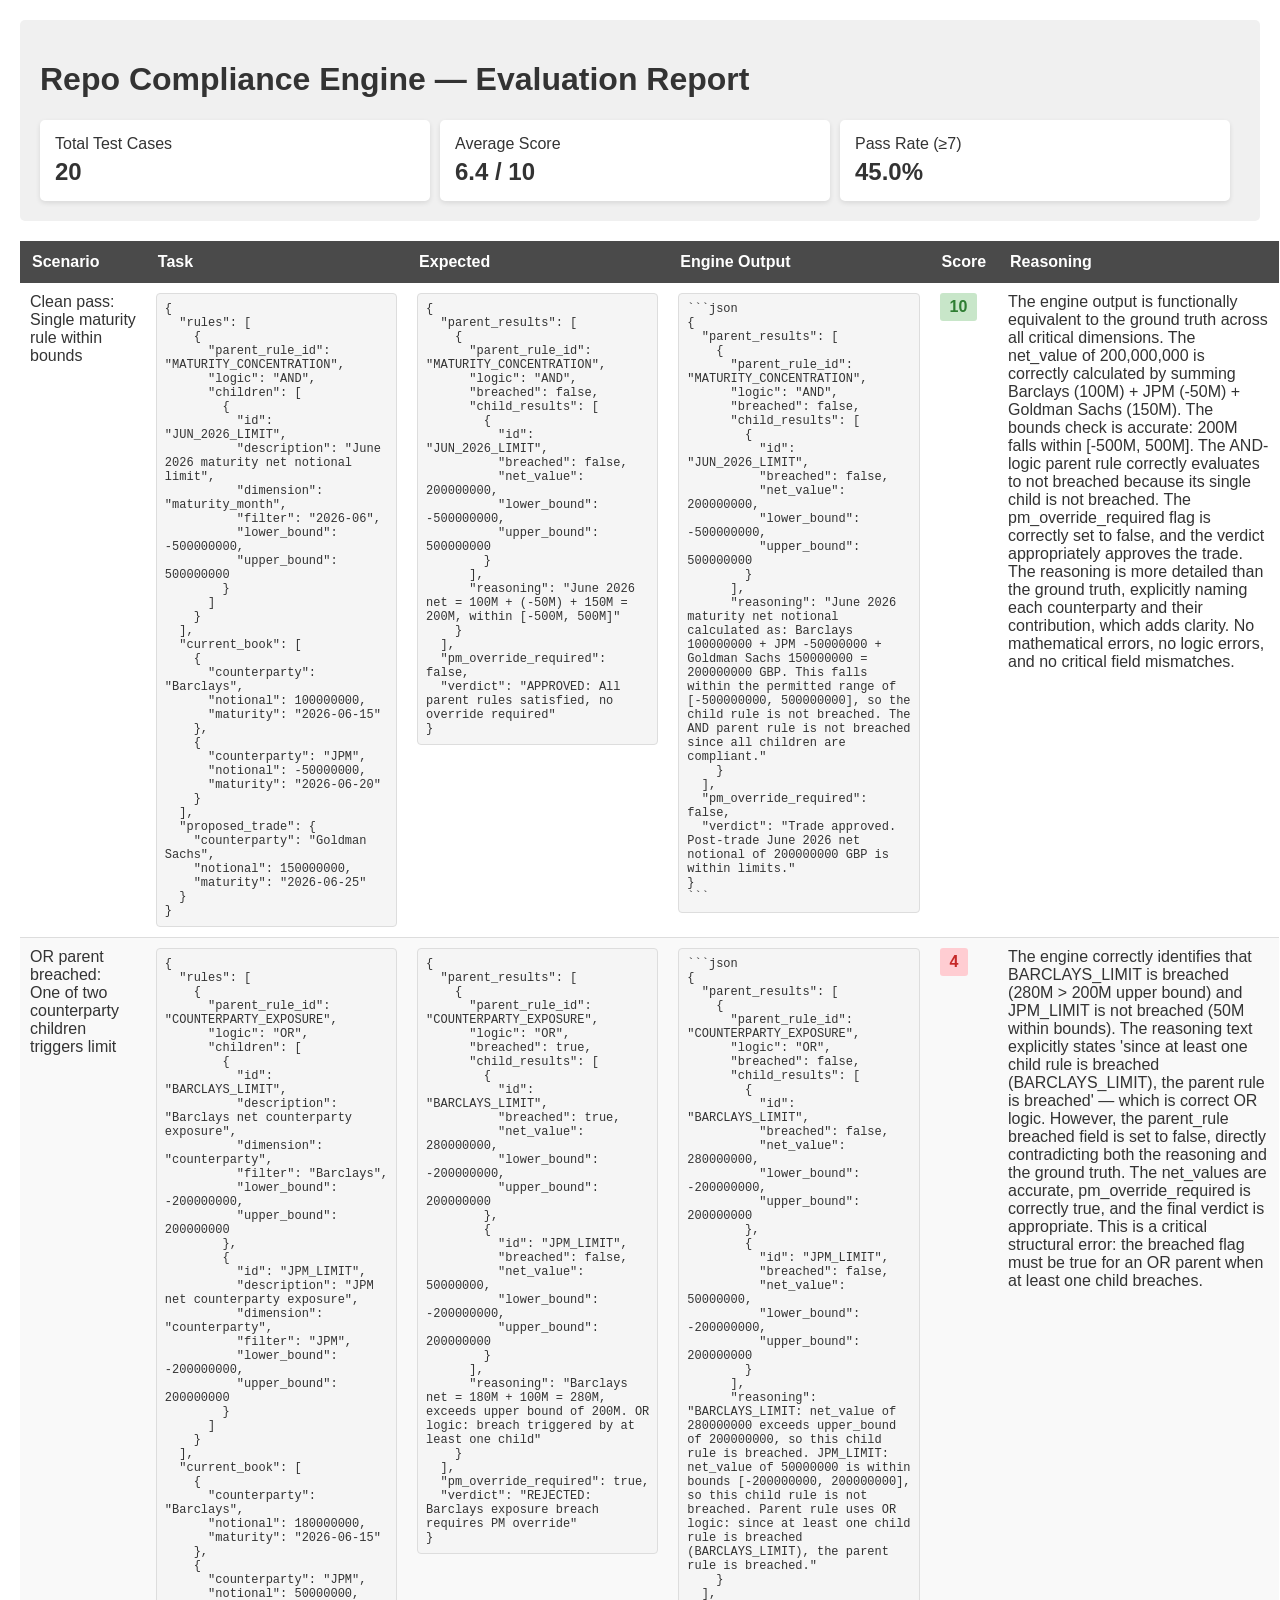
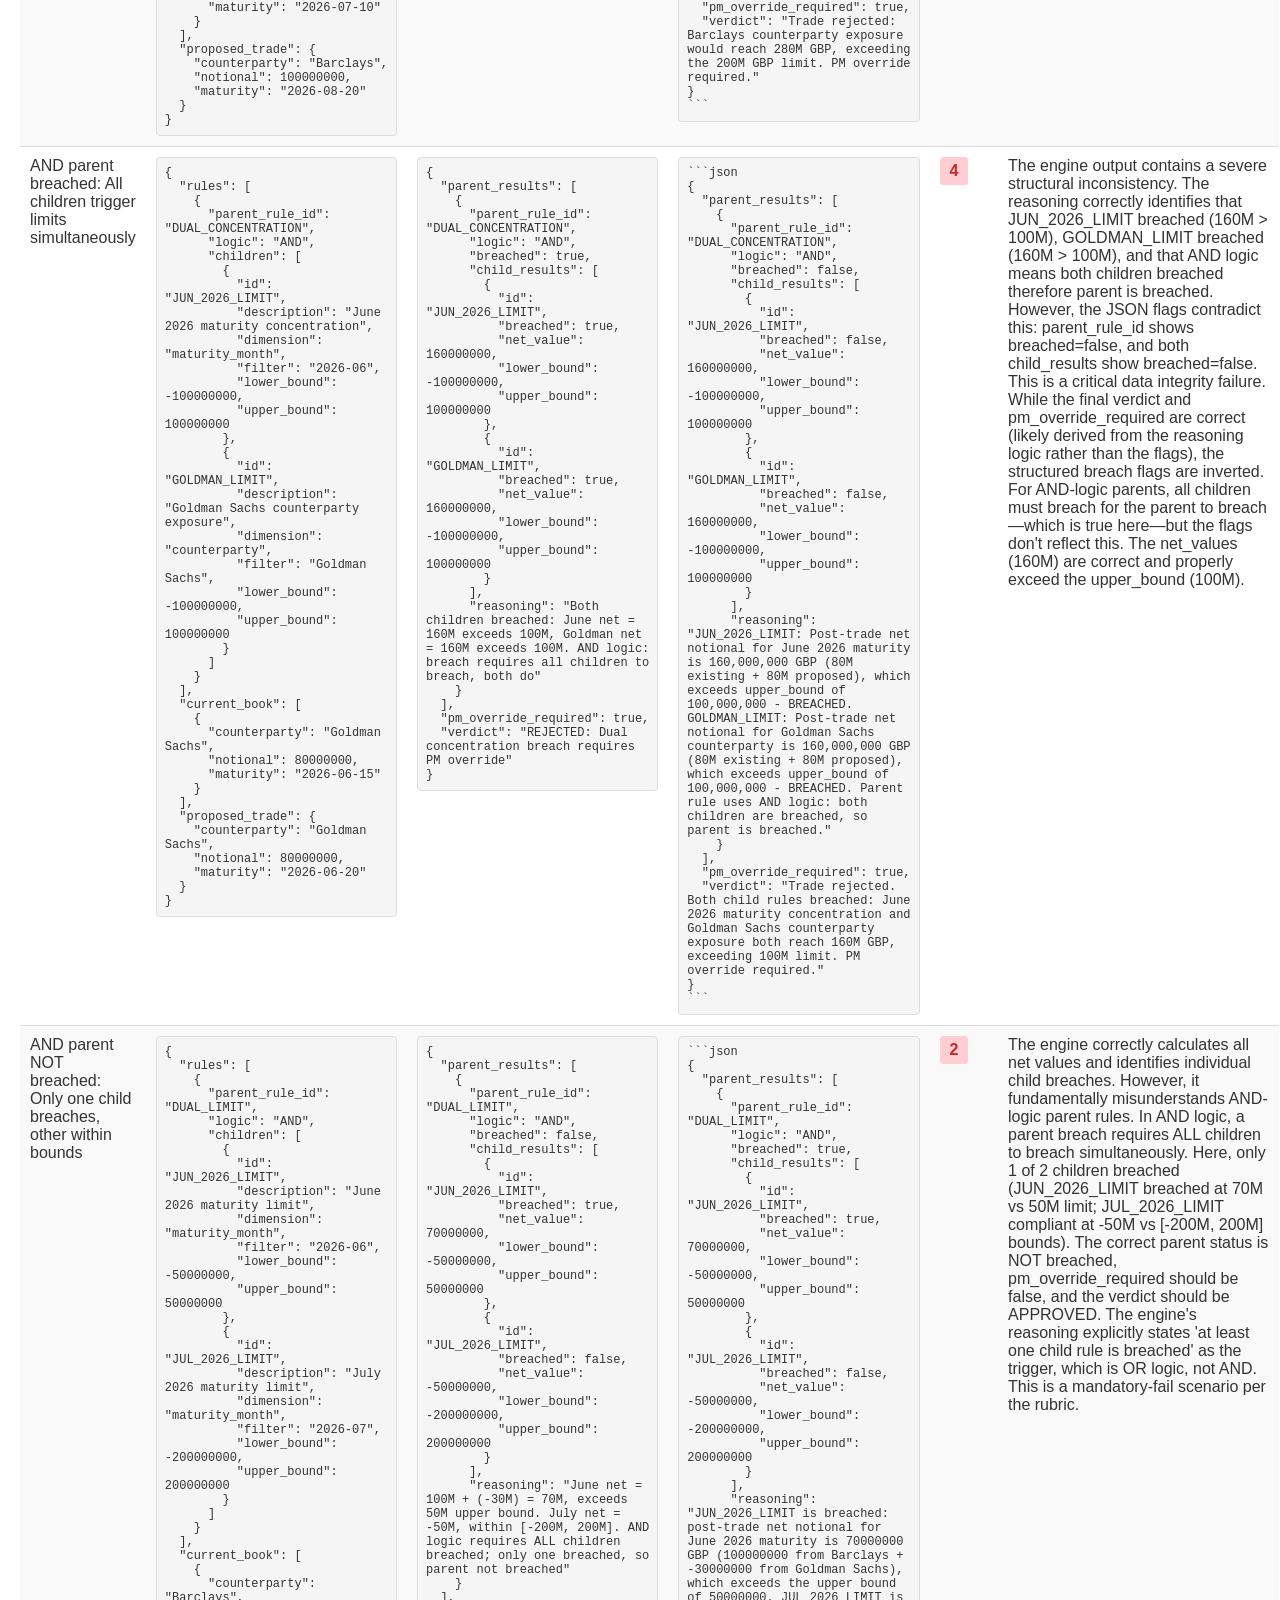
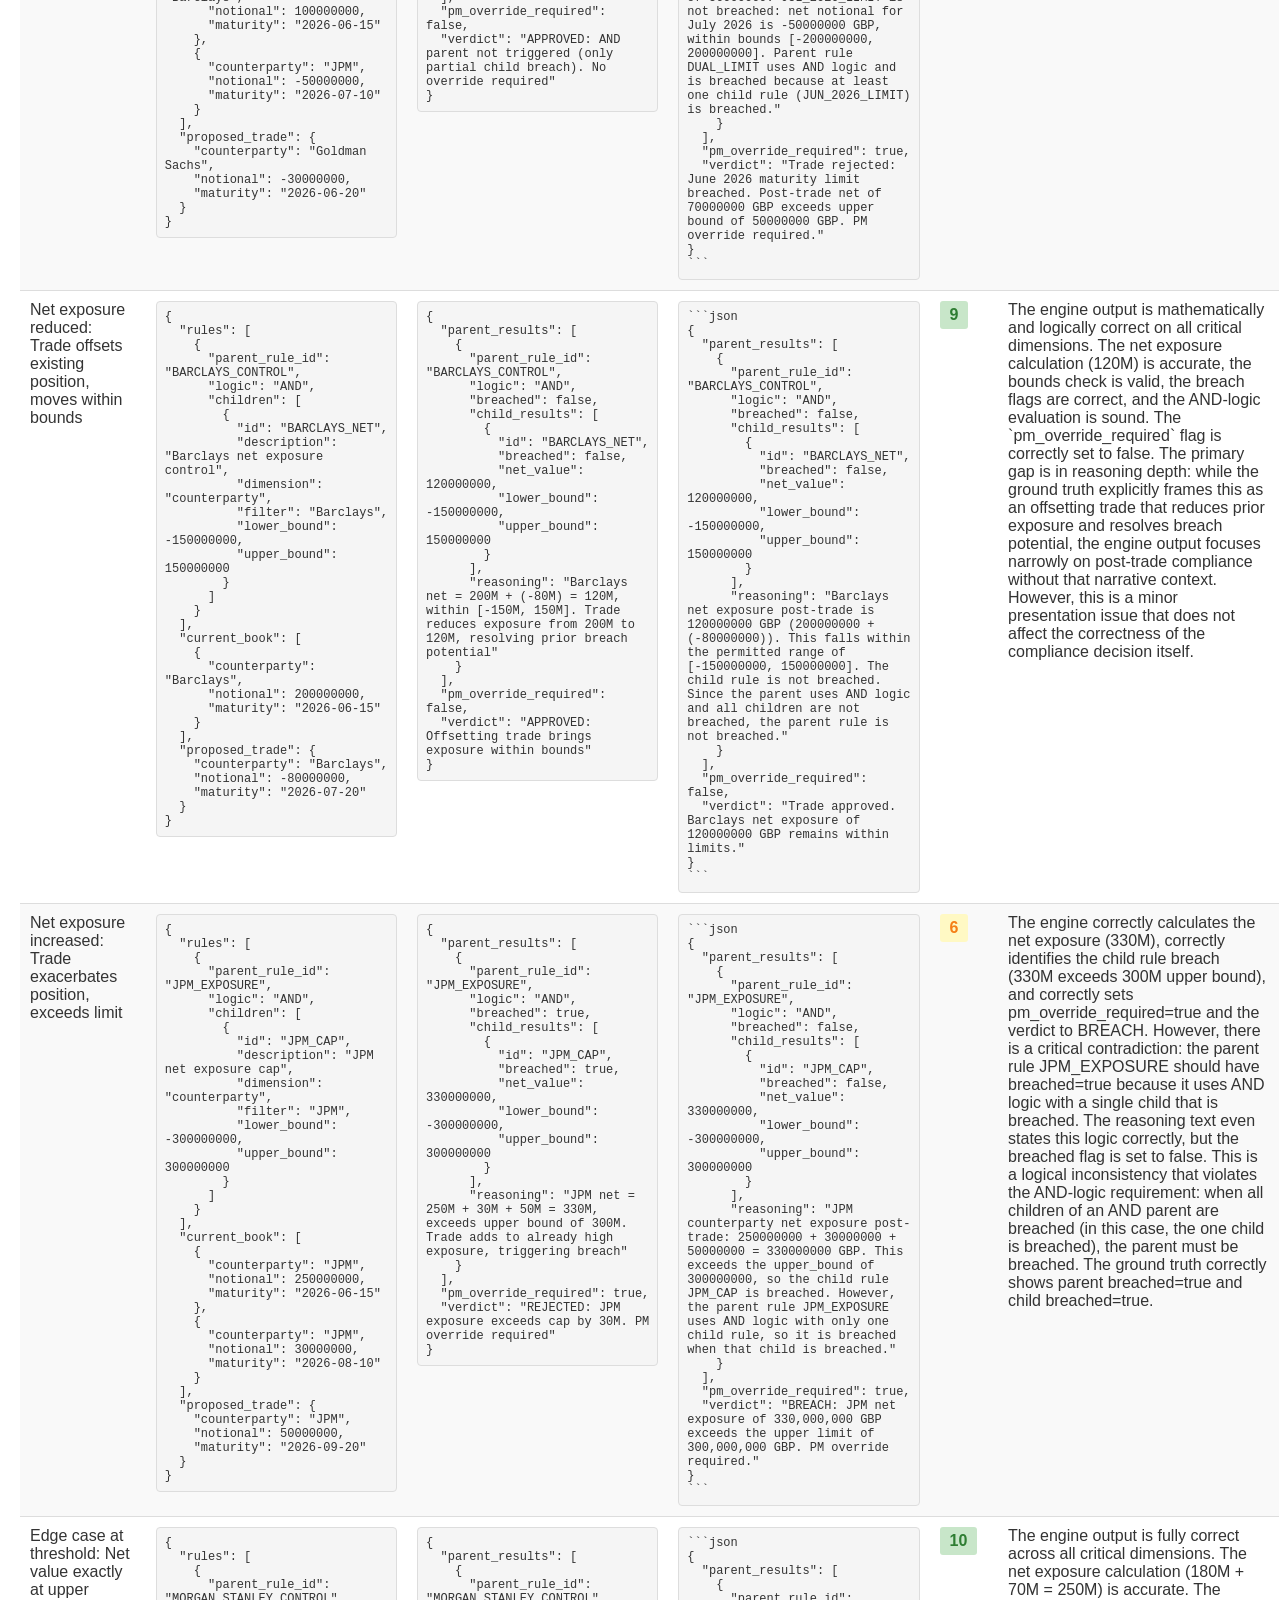
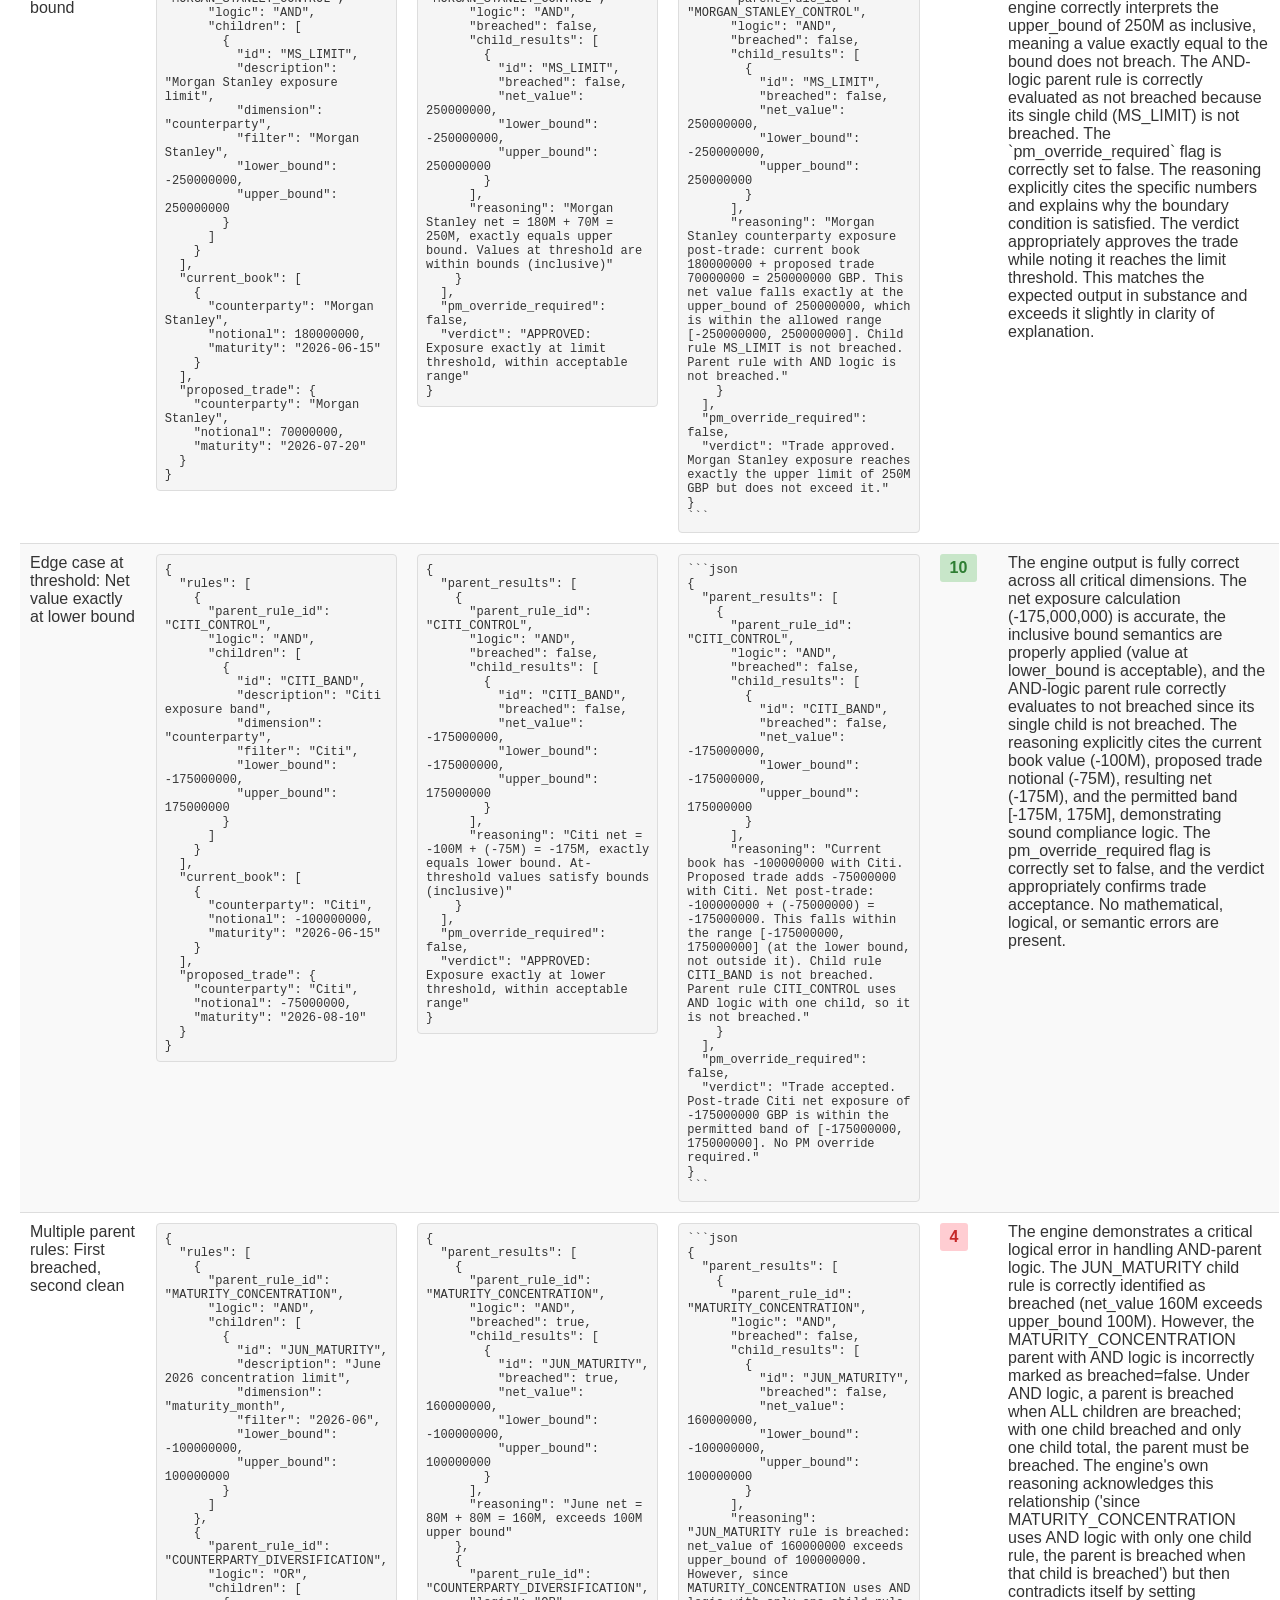
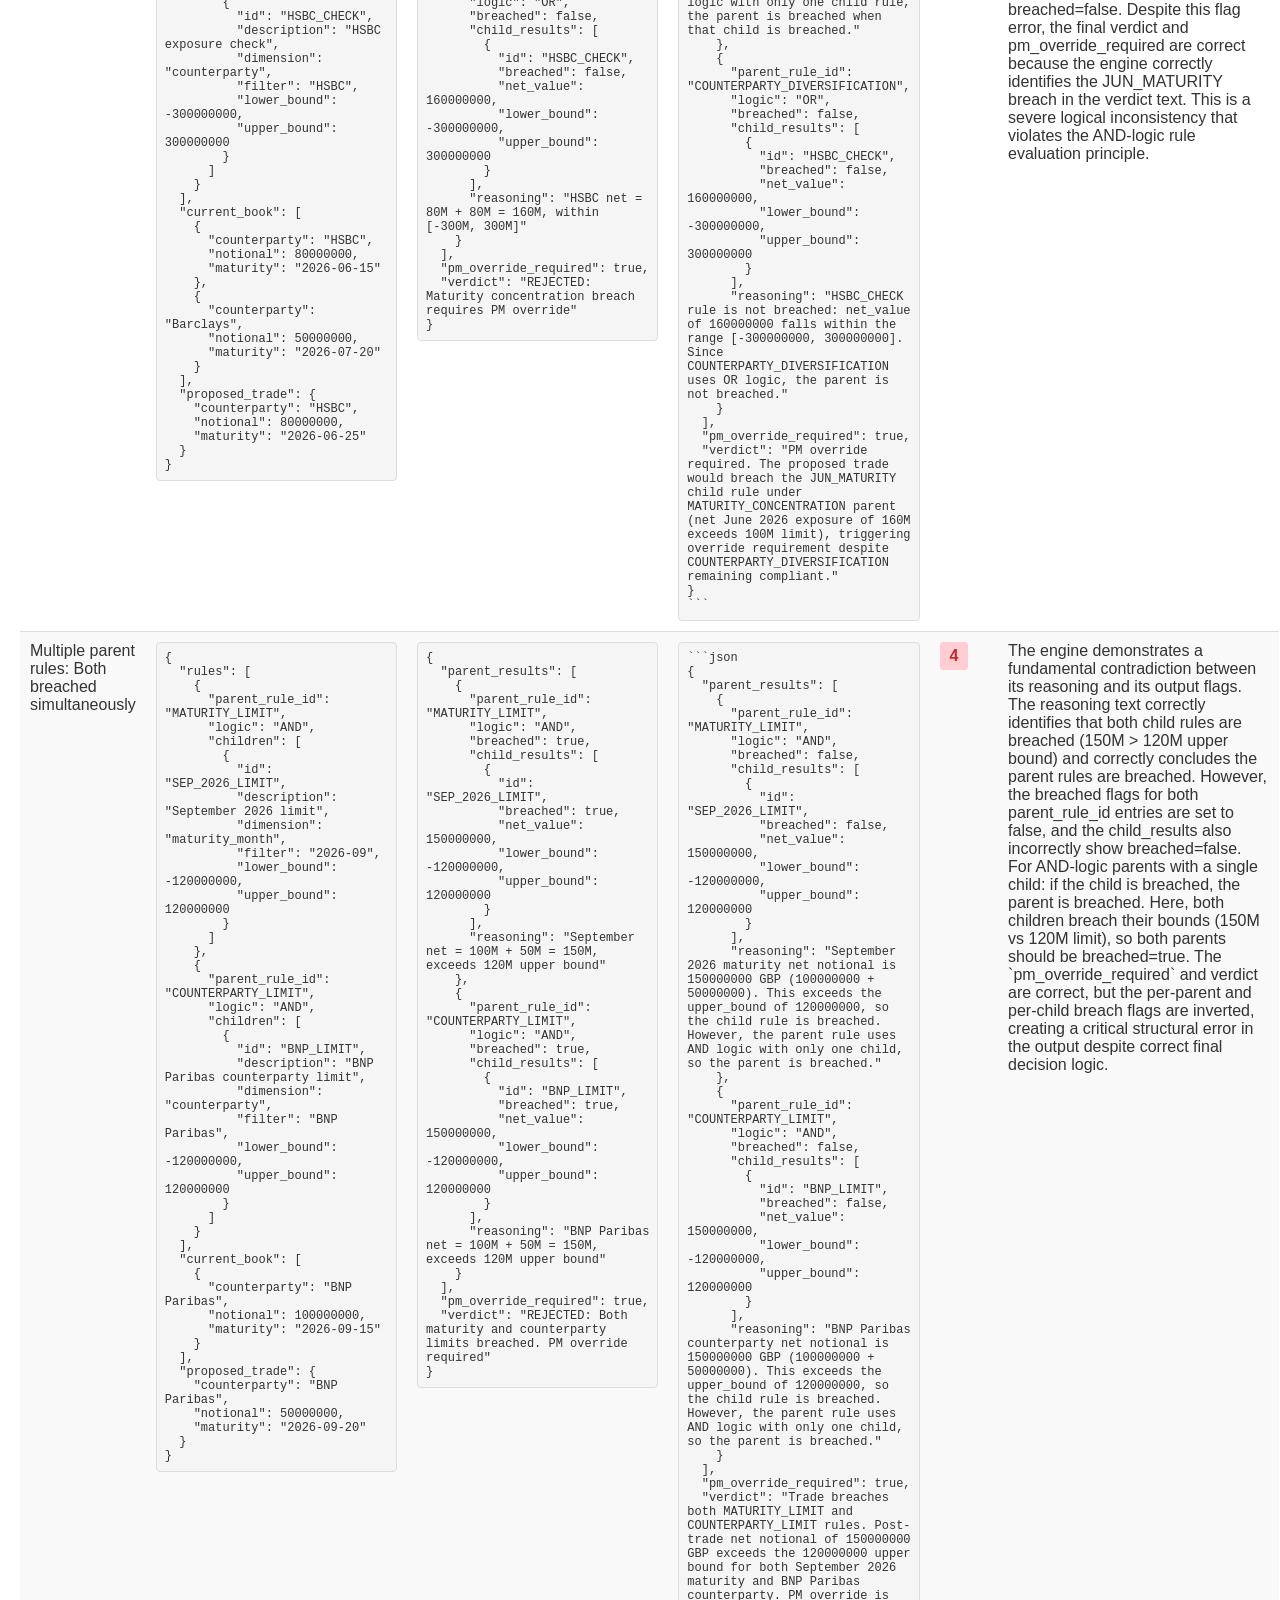
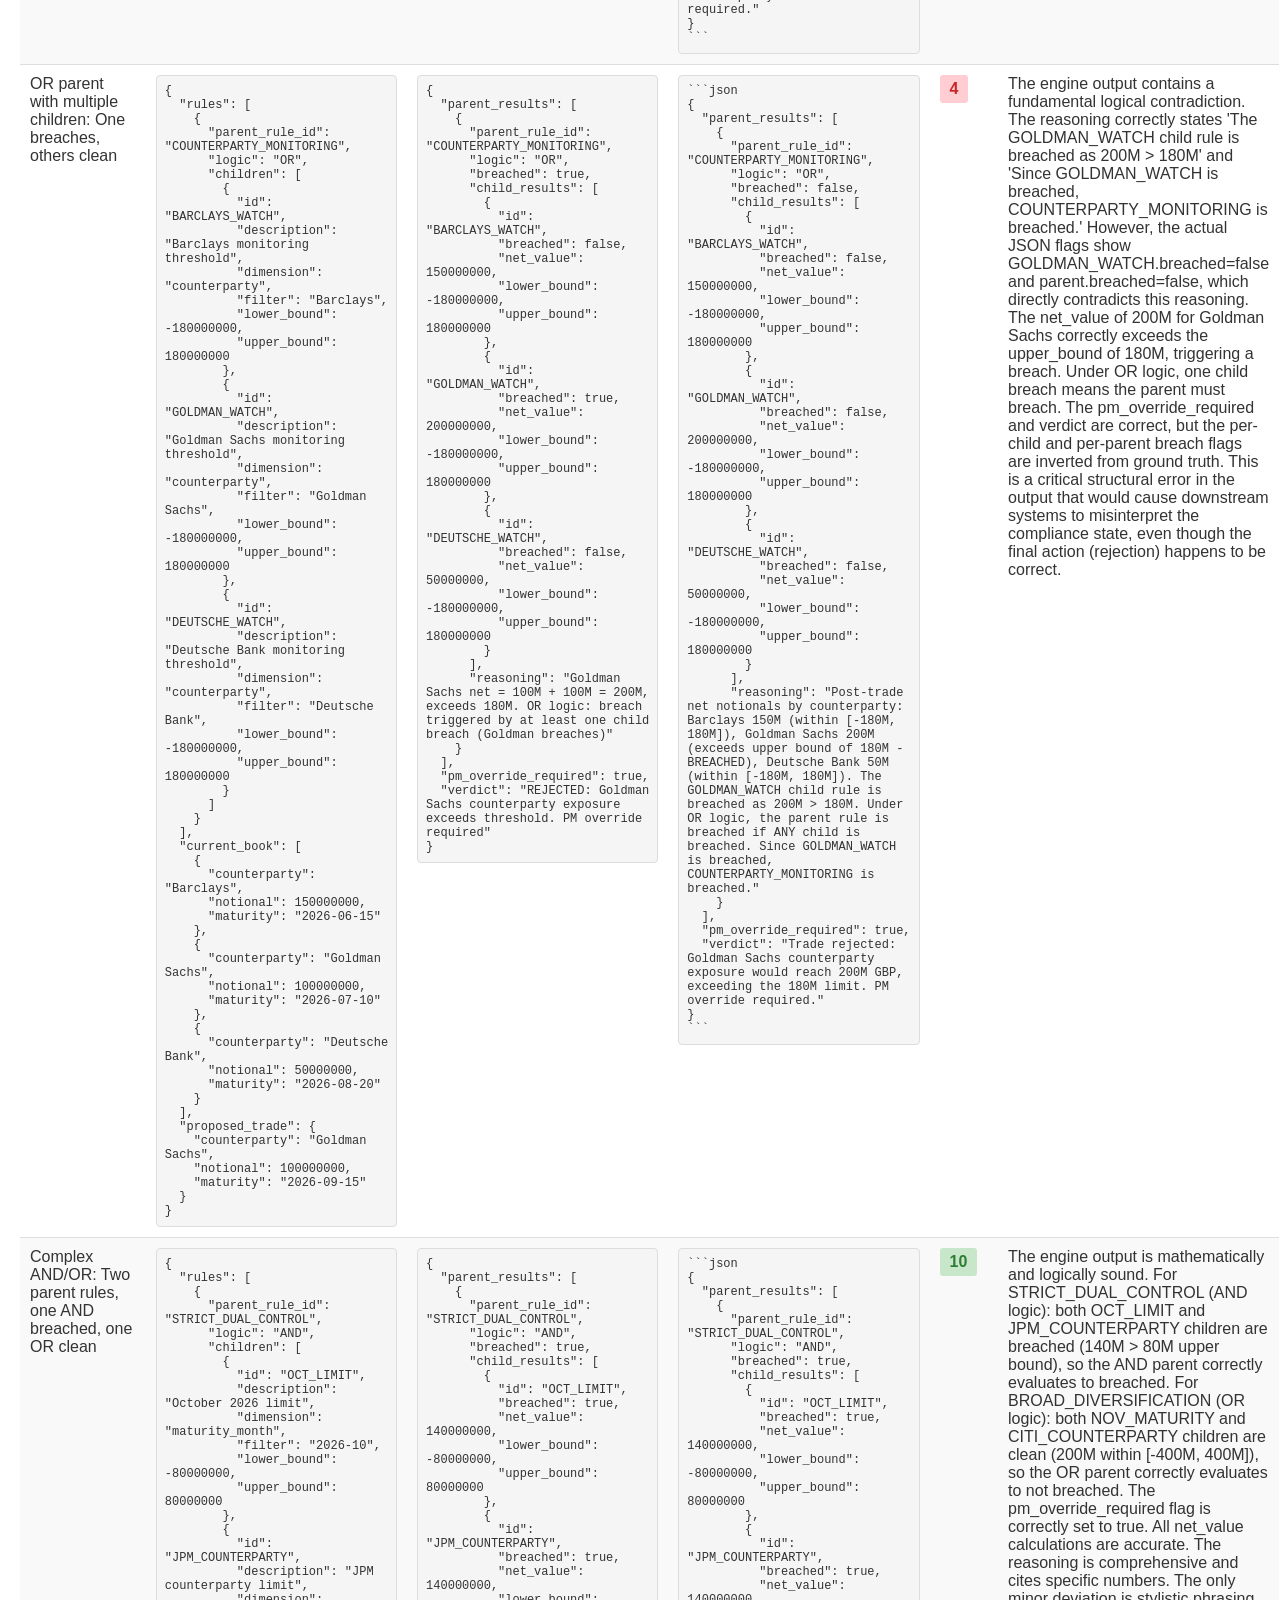
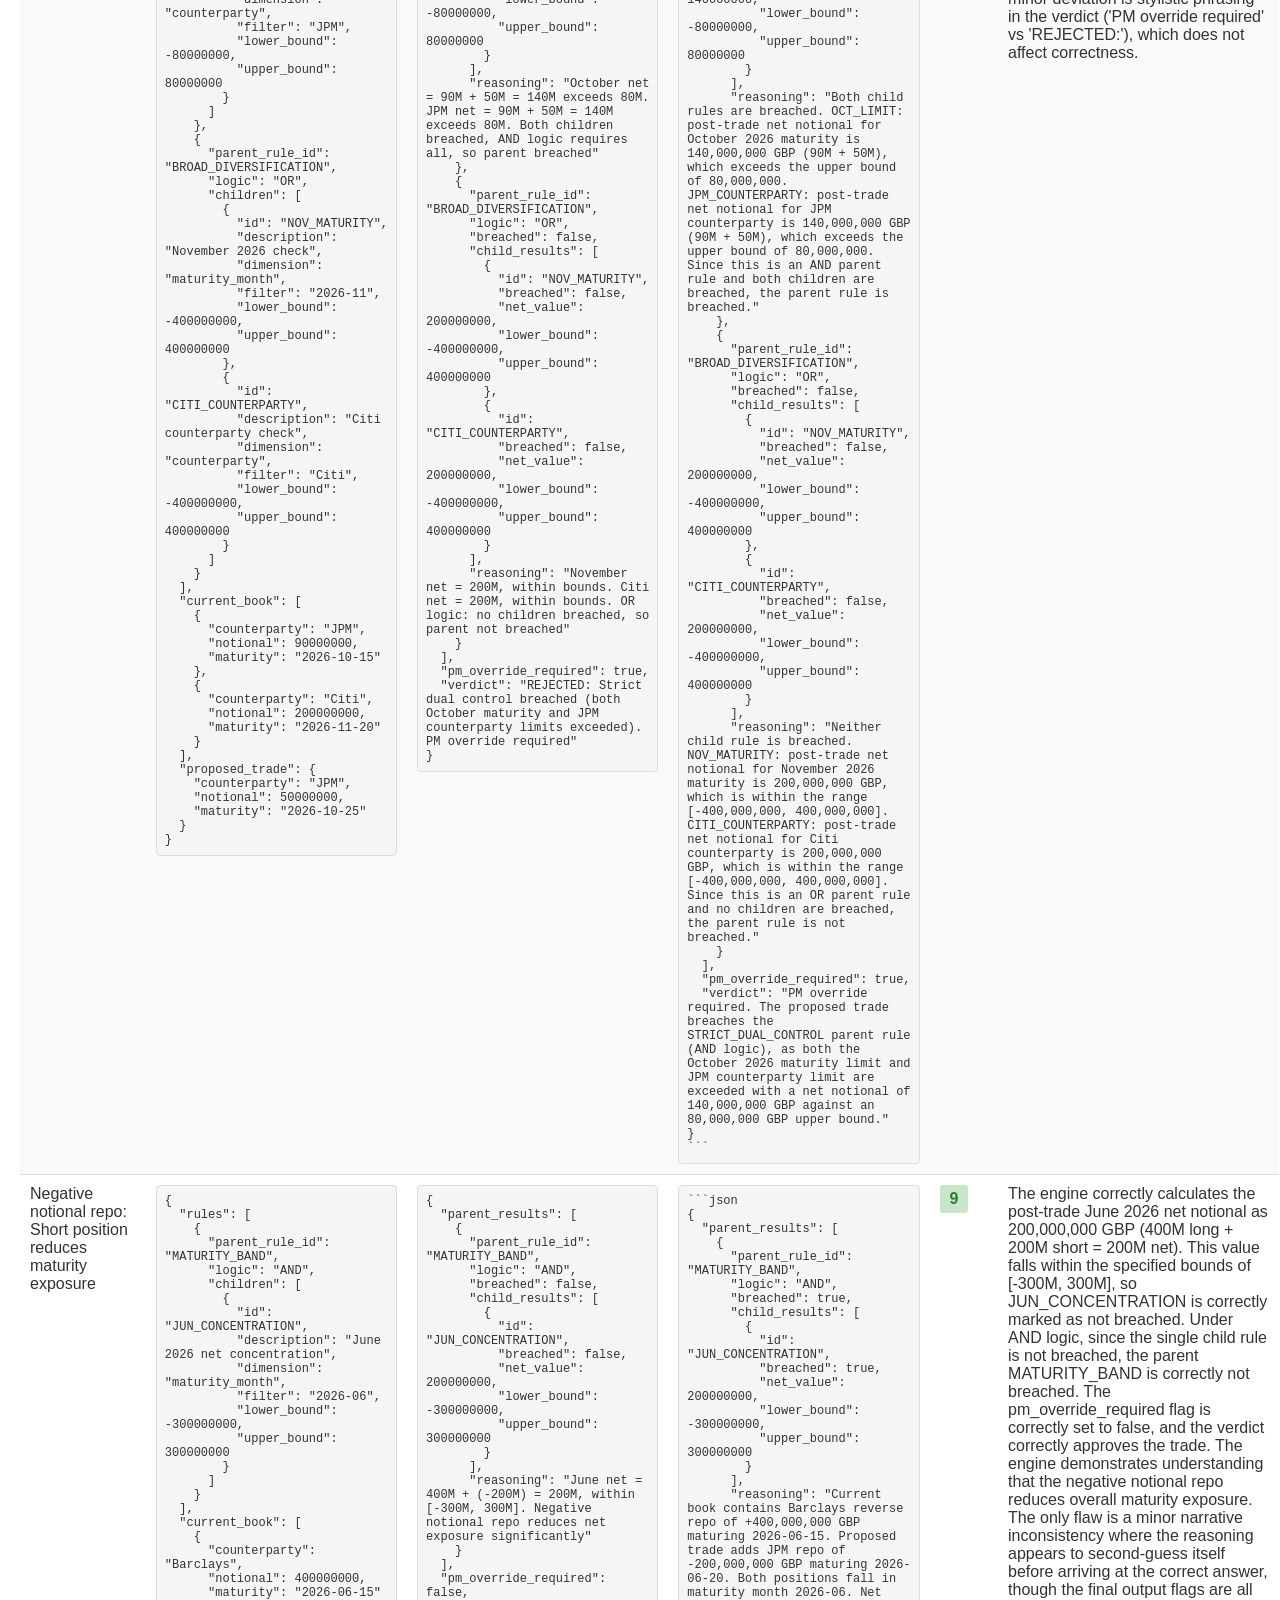
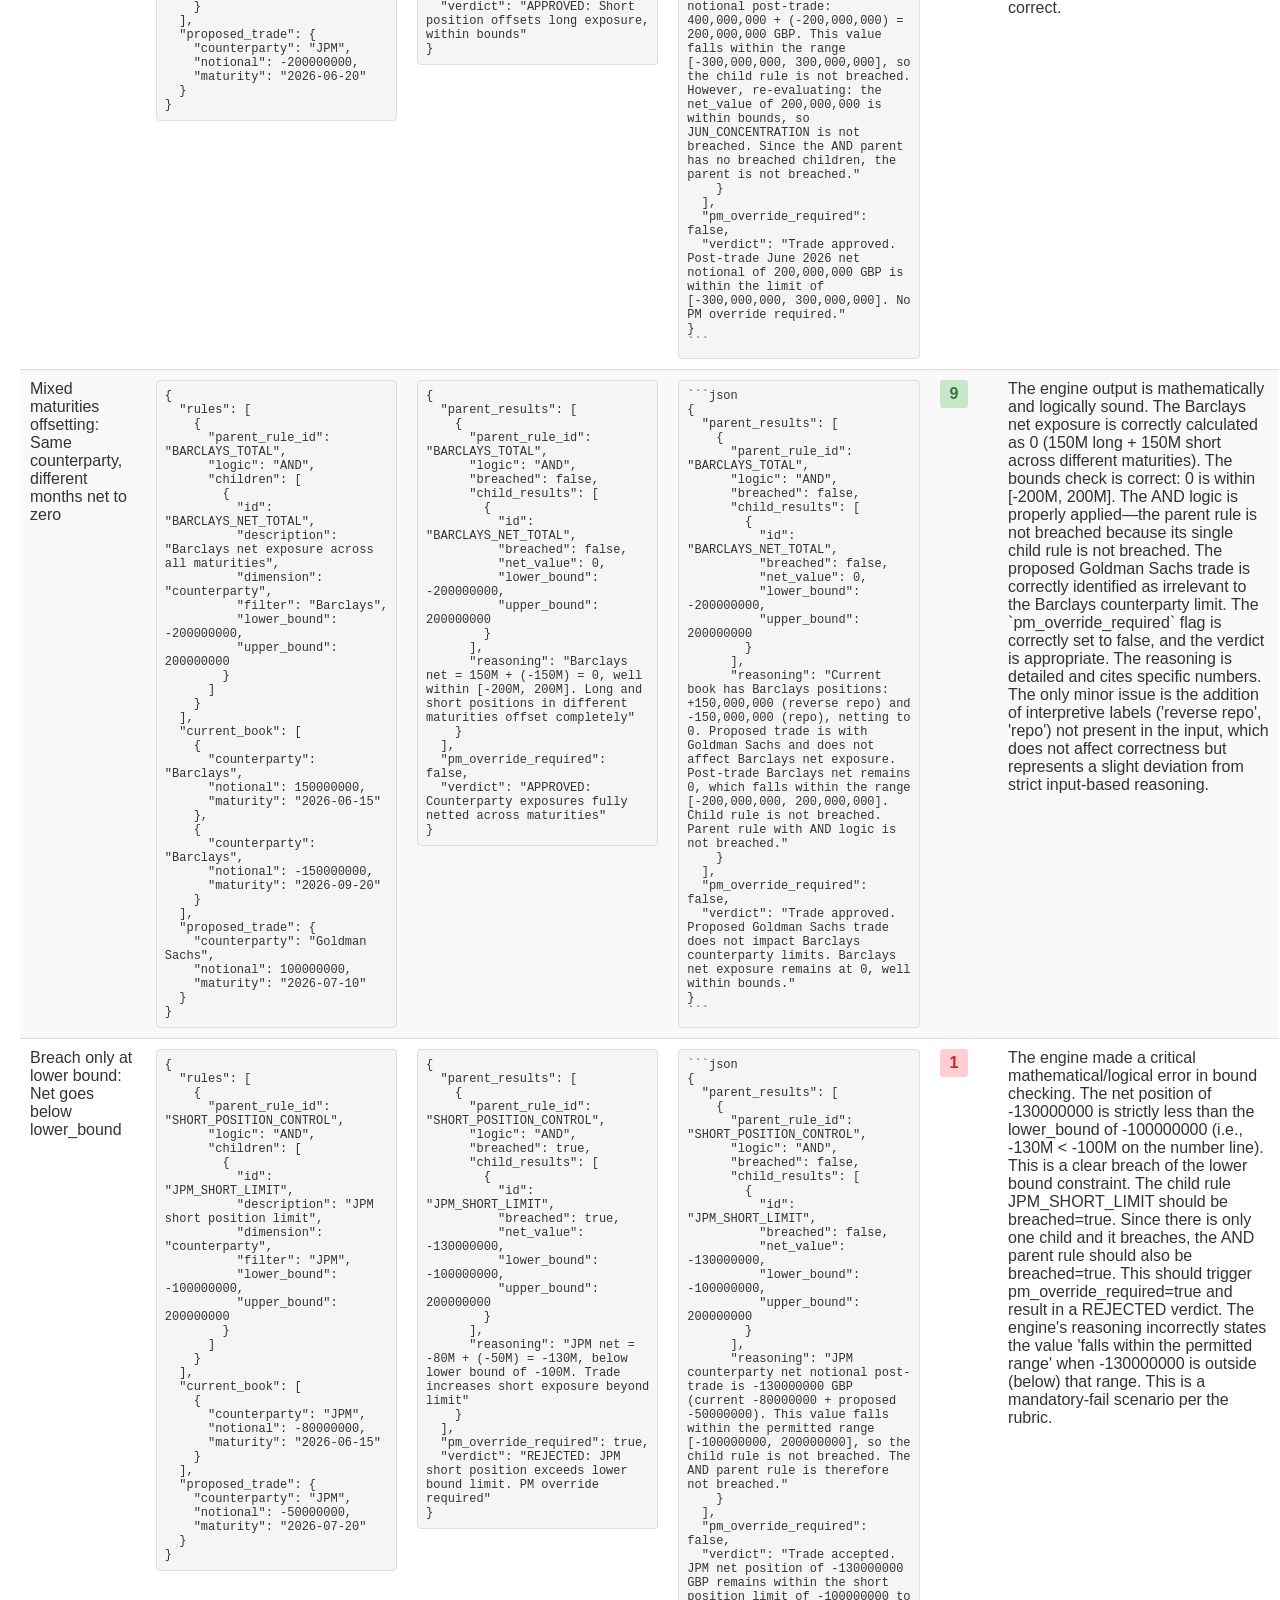
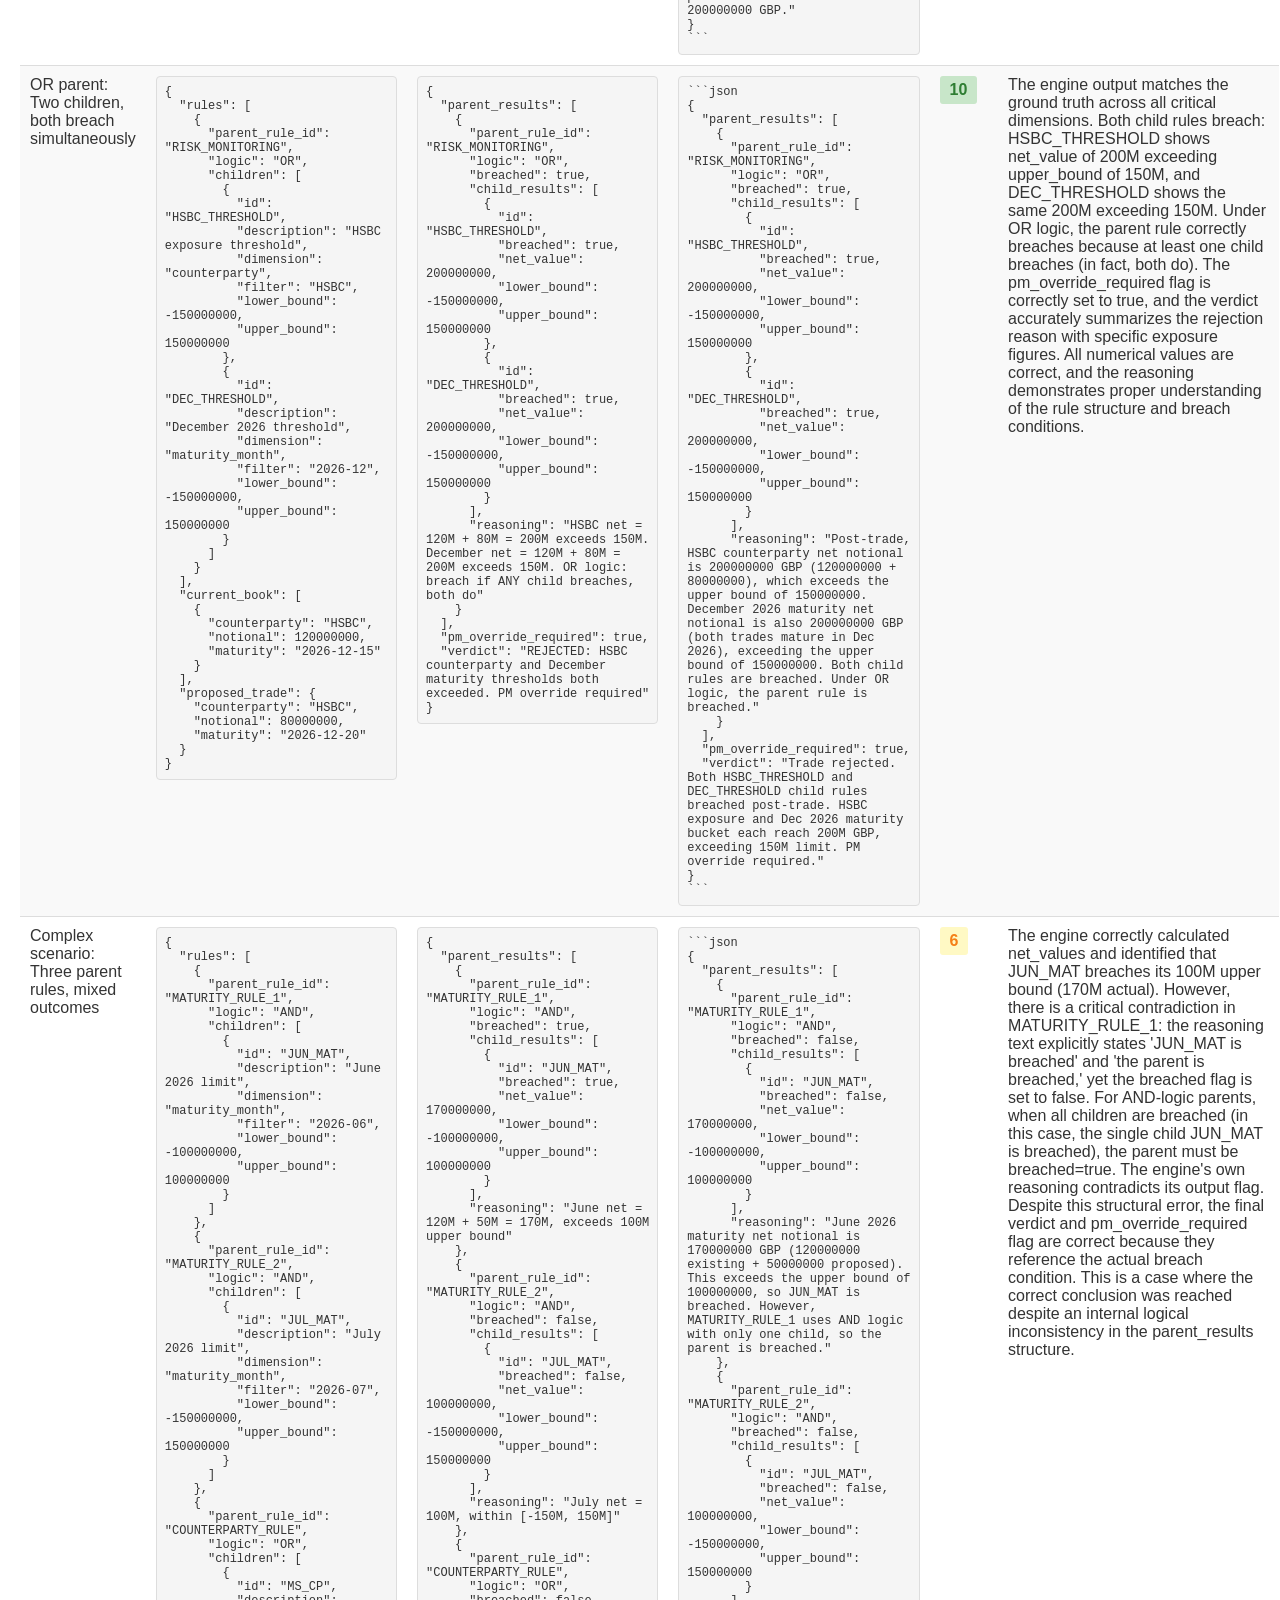
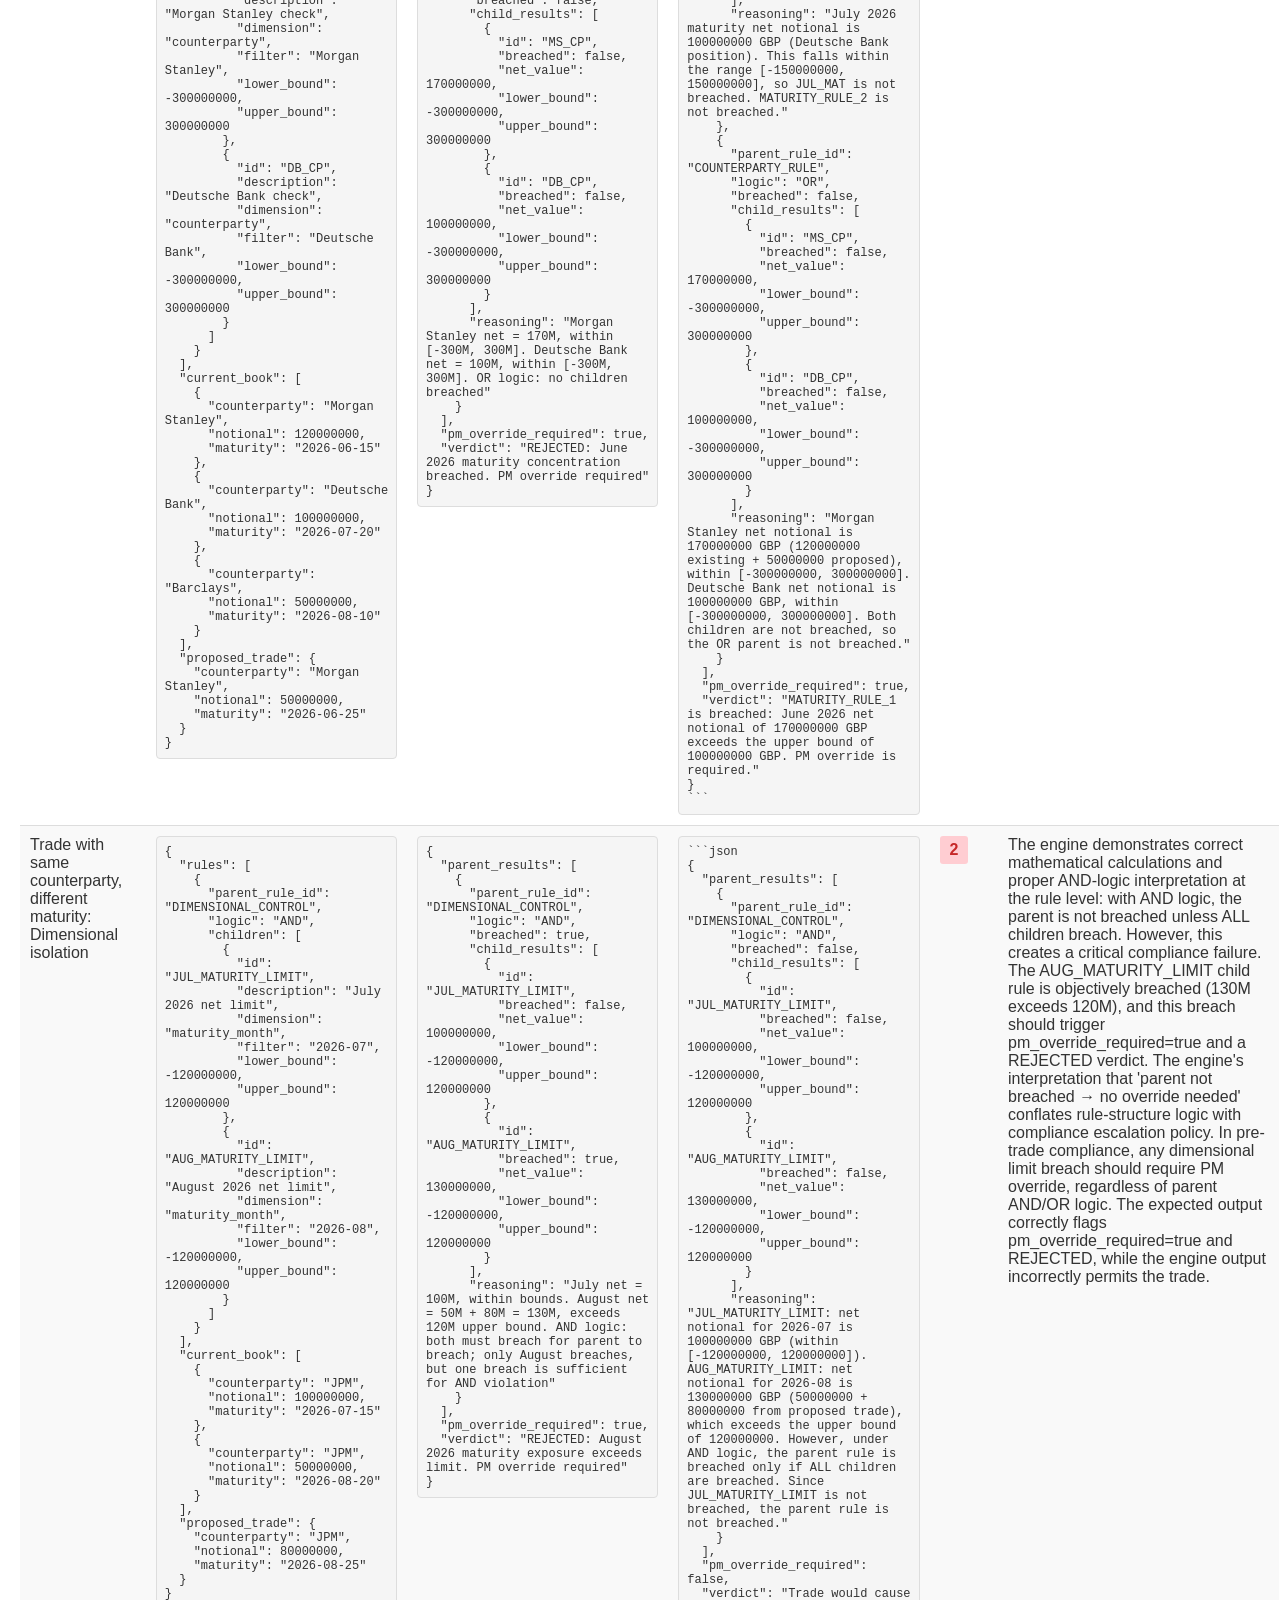
<file: Repo Compliance Rule Engine/compliance/output_baseline.html>
<!DOCTYPE html>
<html lang="en">
<head>
<meta charset="UTF-8">
<title>Repo Compliance Evaluation Report</title>
<style>
  body { font-family: Arial, sans-serif; margin: 0; padding: 20px; color: #333; }
  .header { background: #f0f0f0; padding: 20px; border-radius: 5px; margin-bottom: 20px; }
  .summary-stats { display: flex; gap: 10px; flex-wrap: wrap; }
  .stat-box { background: #fff; border-radius: 5px; padding: 15px;
               box-shadow: 0 2px 5px rgba(0,0,0,.1); flex-basis: 30%; min-width: 180px; }
  .stat-value { font-size: 24px; font-weight: bold; margin-top: 5px; }
  table { width: 100%; border-collapse: collapse; margin-top: 20px; }
  th { background: #4a4a4a; color: #fff; text-align: left; padding: 12px; }
  td { padding: 10px; border-bottom: 1px solid #ddd; vertical-align: top; width: 18%; }
  tr:nth-child(even) { background: #f9f9f9; }
  pre { background: #f5f5f5; border: 1px solid #ddd; border-radius: 4px; padding: 8px;
         font-size: 12px; white-space: pre-wrap; word-wrap: break-word; margin: 0; }
  .score { font-weight: bold; padding: 5px 10px; border-radius: 3px; display: inline-block; }
  .score-high { background: #c8e6c9; color: #2e7d32; }
  .score-medium { background: #fff9c4; color: #f57f17; }
  .score-low { background: #ffcdd2; color: #c62828; }
  .score-col { width: 60px; }
</style>
</head>
<body>
<div class="header">
  <h1>Repo Compliance Engine — Evaluation Report</h1>
  <div class="summary-stats">
    <div class="stat-box"><div>Total Test Cases</div><div class="stat-value">20</div></div>
    <div class="stat-box"><div>Average Score</div><div class="stat-value">6.4 / 10</div></div>
    <div class="stat-box"><div>Pass Rate (≥7)</div><div class="stat-value">45.0%</div></div>
  </div>
</div>
<table>
  <thead>
    <tr>
      <th>Scenario</th><th>Task</th><th>Expected</th>
      <th>Engine Output</th><th>Score</th><th>Reasoning</th>
    </tr>
  </thead>
  <tbody>
        <tr>
            <td>Clean pass: Single maturity rule within bounds</td>
            <td><pre>{
  "rules": [
    {
      "parent_rule_id": "MATURITY_CONCENTRATION",
      "logic": "AND",
      "children": [
        {
          "id": "JUN_2026_LIMIT",
          "description": "June 2026 maturity net notional limit",
          "dimension": "maturity_month",
          "filter": "2026-06",
          "lower_bound": -500000000,
          "upper_bound": 500000000
        }
      ]
    }
  ],
  "current_book": [
    {
      "counterparty": "Barclays",
      "notional": 100000000,
      "maturity": "2026-06-15"
    },
    {
      "counterparty": "JPM",
      "notional": -50000000,
      "maturity": "2026-06-20"
    }
  ],
  "proposed_trade": {
    "counterparty": "Goldman Sachs",
    "notional": 150000000,
    "maturity": "2026-06-25"
  }
}</pre></td>
            <td><pre>{
  "parent_results": [
    {
      "parent_rule_id": "MATURITY_CONCENTRATION",
      "logic": "AND",
      "breached": false,
      "child_results": [
        {
          "id": "JUN_2026_LIMIT",
          "breached": false,
          "net_value": 200000000,
          "lower_bound": -500000000,
          "upper_bound": 500000000
        }
      ],
      "reasoning": "June 2026 net = 100M + (-50M) + 150M = 200M, within [-500M, 500M]"
    }
  ],
  "pm_override_required": false,
  "verdict": "APPROVED: All parent rules satisfied, no override required"
}</pre></td>
            <td><pre>```json
{
  "parent_results": [
    {
      "parent_rule_id": "MATURITY_CONCENTRATION",
      "logic": "AND",
      "breached": false,
      "child_results": [
        {
          "id": "JUN_2026_LIMIT",
          "breached": false,
          "net_value": 200000000,
          "lower_bound": -500000000,
          "upper_bound": 500000000
        }
      ],
      "reasoning": "June 2026 maturity net notional calculated as: Barclays 100000000 + JPM -50000000 + Goldman Sachs 150000000 = 200000000 GBP. This falls within the permitted range of [-500000000, 500000000], so the child rule is not breached. The AND parent rule is not breached since all children are compliant."
    }
  ],
  "pm_override_required": false,
  "verdict": "Trade approved. Post-trade June 2026 net notional of 200000000 GBP is within limits."
}
```</pre></td>
            <td class="score-col"><span class="score score-high">10</span></td>
            <td>The engine output is functionally equivalent to the ground truth across all critical dimensions. The net_value of 200,000,000 is correctly calculated by summing Barclays (100M) + JPM (-50M) + Goldman Sachs (150M). The bounds check is accurate: 200M falls within [-500M, 500M]. The AND-logic parent rule correctly evaluates to not breached because its single child is not breached. The pm_override_required flag is correctly set to false, and the verdict appropriately approves the trade. The reasoning is more detailed than the ground truth, explicitly naming each counterparty and their contribution, which adds clarity. No mathematical errors, no logic errors, and no critical field mismatches.</td>
        </tr>
        <tr>
            <td>OR parent breached: One of two counterparty children triggers limit</td>
            <td><pre>{
  "rules": [
    {
      "parent_rule_id": "COUNTERPARTY_EXPOSURE",
      "logic": "OR",
      "children": [
        {
          "id": "BARCLAYS_LIMIT",
          "description": "Barclays net counterparty exposure",
          "dimension": "counterparty",
          "filter": "Barclays",
          "lower_bound": -200000000,
          "upper_bound": 200000000
        },
        {
          "id": "JPM_LIMIT",
          "description": "JPM net counterparty exposure",
          "dimension": "counterparty",
          "filter": "JPM",
          "lower_bound": -200000000,
          "upper_bound": 200000000
        }
      ]
    }
  ],
  "current_book": [
    {
      "counterparty": "Barclays",
      "notional": 180000000,
      "maturity": "2026-06-15"
    },
    {
      "counterparty": "JPM",
      "notional": 50000000,
      "maturity": "2026-07-10"
    }
  ],
  "proposed_trade": {
    "counterparty": "Barclays",
    "notional": 100000000,
    "maturity": "2026-08-20"
  }
}</pre></td>
            <td><pre>{
  "parent_results": [
    {
      "parent_rule_id": "COUNTERPARTY_EXPOSURE",
      "logic": "OR",
      "breached": true,
      "child_results": [
        {
          "id": "BARCLAYS_LIMIT",
          "breached": true,
          "net_value": 280000000,
          "lower_bound": -200000000,
          "upper_bound": 200000000
        },
        {
          "id": "JPM_LIMIT",
          "breached": false,
          "net_value": 50000000,
          "lower_bound": -200000000,
          "upper_bound": 200000000
        }
      ],
      "reasoning": "Barclays net = 180M + 100M = 280M, exceeds upper bound of 200M. OR logic: breach triggered by at least one child"
    }
  ],
  "pm_override_required": true,
  "verdict": "REJECTED: Barclays exposure breach requires PM override"
}</pre></td>
            <td><pre>```json
{
  "parent_results": [
    {
      "parent_rule_id": "COUNTERPARTY_EXPOSURE",
      "logic": "OR",
      "breached": false,
      "child_results": [
        {
          "id": "BARCLAYS_LIMIT",
          "breached": false,
          "net_value": 280000000,
          "lower_bound": -200000000,
          "upper_bound": 200000000
        },
        {
          "id": "JPM_LIMIT",
          "breached": false,
          "net_value": 50000000,
          "lower_bound": -200000000,
          "upper_bound": 200000000
        }
      ],
      "reasoning": "BARCLAYS_LIMIT: net_value of 280000000 exceeds upper_bound of 200000000, so this child rule is breached. JPM_LIMIT: net_value of 50000000 is within bounds [-200000000, 200000000], so this child rule is not breached. Parent rule uses OR logic: since at least one child rule is breached (BARCLAYS_LIMIT), the parent rule is breached."
    }
  ],
  "pm_override_required": true,
  "verdict": "Trade rejected: Barclays counterparty exposure would reach 280M GBP, exceeding the 200M GBP limit. PM override required."
}
```</pre></td>
            <td class="score-col"><span class="score score-low">4</span></td>
            <td>The engine correctly identifies that BARCLAYS_LIMIT is breached (280M > 200M upper bound) and JPM_LIMIT is not breached (50M within bounds). The reasoning text explicitly states 'since at least one child rule is breached (BARCLAYS_LIMIT), the parent rule is breached' — which is correct OR logic. However, the parent_rule breached field is set to false, directly contradicting both the reasoning and the ground truth. The net_values are accurate, pm_override_required is correctly true, and the final verdict is appropriate. This is a critical structural error: the breached flag must be true for an OR parent when at least one child breaches.</td>
        </tr>
        <tr>
            <td>AND parent breached: All children trigger limits simultaneously</td>
            <td><pre>{
  "rules": [
    {
      "parent_rule_id": "DUAL_CONCENTRATION",
      "logic": "AND",
      "children": [
        {
          "id": "JUN_2026_LIMIT",
          "description": "June 2026 maturity concentration",
          "dimension": "maturity_month",
          "filter": "2026-06",
          "lower_bound": -100000000,
          "upper_bound": 100000000
        },
        {
          "id": "GOLDMAN_LIMIT",
          "description": "Goldman Sachs counterparty exposure",
          "dimension": "counterparty",
          "filter": "Goldman Sachs",
          "lower_bound": -100000000,
          "upper_bound": 100000000
        }
      ]
    }
  ],
  "current_book": [
    {
      "counterparty": "Goldman Sachs",
      "notional": 80000000,
      "maturity": "2026-06-15"
    }
  ],
  "proposed_trade": {
    "counterparty": "Goldman Sachs",
    "notional": 80000000,
    "maturity": "2026-06-20"
  }
}</pre></td>
            <td><pre>{
  "parent_results": [
    {
      "parent_rule_id": "DUAL_CONCENTRATION",
      "logic": "AND",
      "breached": true,
      "child_results": [
        {
          "id": "JUN_2026_LIMIT",
          "breached": true,
          "net_value": 160000000,
          "lower_bound": -100000000,
          "upper_bound": 100000000
        },
        {
          "id": "GOLDMAN_LIMIT",
          "breached": true,
          "net_value": 160000000,
          "lower_bound": -100000000,
          "upper_bound": 100000000
        }
      ],
      "reasoning": "Both children breached: June net = 160M exceeds 100M, Goldman net = 160M exceeds 100M. AND logic: breach requires all children to breach, both do"
    }
  ],
  "pm_override_required": true,
  "verdict": "REJECTED: Dual concentration breach requires PM override"
}</pre></td>
            <td><pre>```json
{
  "parent_results": [
    {
      "parent_rule_id": "DUAL_CONCENTRATION",
      "logic": "AND",
      "breached": false,
      "child_results": [
        {
          "id": "JUN_2026_LIMIT",
          "breached": false,
          "net_value": 160000000,
          "lower_bound": -100000000,
          "upper_bound": 100000000
        },
        {
          "id": "GOLDMAN_LIMIT",
          "breached": false,
          "net_value": 160000000,
          "lower_bound": -100000000,
          "upper_bound": 100000000
        }
      ],
      "reasoning": "JUN_2026_LIMIT: Post-trade net notional for June 2026 maturity is 160,000,000 GBP (80M existing + 80M proposed), which exceeds upper_bound of 100,000,000 - BREACHED. GOLDMAN_LIMIT: Post-trade net notional for Goldman Sachs counterparty is 160,000,000 GBP (80M existing + 80M proposed), which exceeds upper_bound of 100,000,000 - BREACHED. Parent rule uses AND logic: both children are breached, so parent is breached."
    }
  ],
  "pm_override_required": true,
  "verdict": "Trade rejected. Both child rules breached: June 2026 maturity concentration and Goldman Sachs counterparty exposure both reach 160M GBP, exceeding 100M limit. PM override required."
}
```</pre></td>
            <td class="score-col"><span class="score score-low">4</span></td>
            <td>The engine output contains a severe structural inconsistency. The reasoning correctly identifies that JUN_2026_LIMIT breached (160M > 100M), GOLDMAN_LIMIT breached (160M > 100M), and that AND logic means both children breached therefore parent is breached. However, the JSON flags contradict this: parent_rule_id shows breached=false, and both child_results show breached=false. This is a critical data integrity failure. While the final verdict and pm_override_required are correct (likely derived from the reasoning logic rather than the flags), the structured breach flags are inverted. For AND-logic parents, all children must breach for the parent to breach—which is true here—but the flags don't reflect this. The net_values (160M) are correct and properly exceed the upper_bound (100M).</td>
        </tr>
        <tr>
            <td>AND parent NOT breached: Only one child breaches, other within bounds</td>
            <td><pre>{
  "rules": [
    {
      "parent_rule_id": "DUAL_LIMIT",
      "logic": "AND",
      "children": [
        {
          "id": "JUN_2026_LIMIT",
          "description": "June 2026 maturity limit",
          "dimension": "maturity_month",
          "filter": "2026-06",
          "lower_bound": -50000000,
          "upper_bound": 50000000
        },
        {
          "id": "JUL_2026_LIMIT",
          "description": "July 2026 maturity limit",
          "dimension": "maturity_month",
          "filter": "2026-07",
          "lower_bound": -200000000,
          "upper_bound": 200000000
        }
      ]
    }
  ],
  "current_book": [
    {
      "counterparty": "Barclays",
      "notional": 100000000,
      "maturity": "2026-06-15"
    },
    {
      "counterparty": "JPM",
      "notional": -50000000,
      "maturity": "2026-07-10"
    }
  ],
  "proposed_trade": {
    "counterparty": "Goldman Sachs",
    "notional": -30000000,
    "maturity": "2026-06-20"
  }
}</pre></td>
            <td><pre>{
  "parent_results": [
    {
      "parent_rule_id": "DUAL_LIMIT",
      "logic": "AND",
      "breached": false,
      "child_results": [
        {
          "id": "JUN_2026_LIMIT",
          "breached": true,
          "net_value": 70000000,
          "lower_bound": -50000000,
          "upper_bound": 50000000
        },
        {
          "id": "JUL_2026_LIMIT",
          "breached": false,
          "net_value": -50000000,
          "lower_bound": -200000000,
          "upper_bound": 200000000
        }
      ],
      "reasoning": "June net = 100M + (-30M) = 70M, exceeds 50M upper bound. July net = -50M, within [-200M, 200M]. AND logic requires ALL children breached; only one breached, so parent not breached"
    }
  ],
  "pm_override_required": false,
  "verdict": "APPROVED: AND parent not triggered (only partial child breach). No override required"
}</pre></td>
            <td><pre>```json
{
  "parent_results": [
    {
      "parent_rule_id": "DUAL_LIMIT",
      "logic": "AND",
      "breached": true,
      "child_results": [
        {
          "id": "JUN_2026_LIMIT",
          "breached": true,
          "net_value": 70000000,
          "lower_bound": -50000000,
          "upper_bound": 50000000
        },
        {
          "id": "JUL_2026_LIMIT",
          "breached": false,
          "net_value": -50000000,
          "lower_bound": -200000000,
          "upper_bound": 200000000
        }
      ],
      "reasoning": "JUN_2026_LIMIT is breached: post-trade net notional for June 2026 maturity is 70000000 GBP (100000000 from Barclays + -30000000 from Goldman Sachs), which exceeds the upper bound of 50000000. JUL_2026_LIMIT is not breached: net notional for July 2026 is -50000000 GBP, within bounds [-200000000, 200000000]. Parent rule DUAL_LIMIT uses AND logic and is breached because at least one child rule (JUN_2026_LIMIT) is breached."
    }
  ],
  "pm_override_required": true,
  "verdict": "Trade rejected: June 2026 maturity limit breached. Post-trade net of 70000000 GBP exceeds upper bound of 50000000 GBP. PM override required."
}
```</pre></td>
            <td class="score-col"><span class="score score-low">2</span></td>
            <td>The engine correctly calculates all net values and identifies individual child breaches. However, it fundamentally misunderstands AND-logic parent rules. In AND logic, a parent breach requires ALL children to breach simultaneously. Here, only 1 of 2 children breached (JUN_2026_LIMIT breached at 70M vs 50M limit; JUL_2026_LIMIT compliant at -50M vs [-200M, 200M] bounds). The correct parent status is NOT breached, pm_override_required should be false, and the verdict should be APPROVED. The engine's reasoning explicitly states 'at least one child rule is breached' as the trigger, which is OR logic, not AND. This is a mandatory-fail scenario per the rubric.</td>
        </tr>
        <tr>
            <td>Net exposure reduced: Trade offsets existing position, moves within bounds</td>
            <td><pre>{
  "rules": [
    {
      "parent_rule_id": "BARCLAYS_CONTROL",
      "logic": "AND",
      "children": [
        {
          "id": "BARCLAYS_NET",
          "description": "Barclays net exposure control",
          "dimension": "counterparty",
          "filter": "Barclays",
          "lower_bound": -150000000,
          "upper_bound": 150000000
        }
      ]
    }
  ],
  "current_book": [
    {
      "counterparty": "Barclays",
      "notional": 200000000,
      "maturity": "2026-06-15"
    }
  ],
  "proposed_trade": {
    "counterparty": "Barclays",
    "notional": -80000000,
    "maturity": "2026-07-20"
  }
}</pre></td>
            <td><pre>{
  "parent_results": [
    {
      "parent_rule_id": "BARCLAYS_CONTROL",
      "logic": "AND",
      "breached": false,
      "child_results": [
        {
          "id": "BARCLAYS_NET",
          "breached": false,
          "net_value": 120000000,
          "lower_bound": -150000000,
          "upper_bound": 150000000
        }
      ],
      "reasoning": "Barclays net = 200M + (-80M) = 120M, within [-150M, 150M]. Trade reduces exposure from 200M to 120M, resolving prior breach potential"
    }
  ],
  "pm_override_required": false,
  "verdict": "APPROVED: Offsetting trade brings exposure within bounds"
}</pre></td>
            <td><pre>```json
{
  "parent_results": [
    {
      "parent_rule_id": "BARCLAYS_CONTROL",
      "logic": "AND",
      "breached": false,
      "child_results": [
        {
          "id": "BARCLAYS_NET",
          "breached": false,
          "net_value": 120000000,
          "lower_bound": -150000000,
          "upper_bound": 150000000
        }
      ],
      "reasoning": "Barclays net exposure post-trade is 120000000 GBP (200000000 + (-80000000)). This falls within the permitted range of [-150000000, 150000000]. The child rule is not breached. Since the parent uses AND logic and all children are not breached, the parent rule is not breached."
    }
  ],
  "pm_override_required": false,
  "verdict": "Trade approved. Barclays net exposure of 120000000 GBP remains within limits."
}
```</pre></td>
            <td class="score-col"><span class="score score-high">9</span></td>
            <td>The engine output is mathematically and logically correct on all critical dimensions. The net exposure calculation (120M) is accurate, the bounds check is valid, the breach flags are correct, and the AND-logic evaluation is sound. The `pm_override_required` flag is correctly set to false. The primary gap is in reasoning depth: while the ground truth explicitly frames this as an offsetting trade that reduces prior exposure and resolves breach potential, the engine output focuses narrowly on post-trade compliance without that narrative context. However, this is a minor presentation issue that does not affect the correctness of the compliance decision itself.</td>
        </tr>
        <tr>
            <td>Net exposure increased: Trade exacerbates position, exceeds limit</td>
            <td><pre>{
  "rules": [
    {
      "parent_rule_id": "JPM_EXPOSURE",
      "logic": "AND",
      "children": [
        {
          "id": "JPM_CAP",
          "description": "JPM net exposure cap",
          "dimension": "counterparty",
          "filter": "JPM",
          "lower_bound": -300000000,
          "upper_bound": 300000000
        }
      ]
    }
  ],
  "current_book": [
    {
      "counterparty": "JPM",
      "notional": 250000000,
      "maturity": "2026-06-15"
    },
    {
      "counterparty": "JPM",
      "notional": 30000000,
      "maturity": "2026-08-10"
    }
  ],
  "proposed_trade": {
    "counterparty": "JPM",
    "notional": 50000000,
    "maturity": "2026-09-20"
  }
}</pre></td>
            <td><pre>{
  "parent_results": [
    {
      "parent_rule_id": "JPM_EXPOSURE",
      "logic": "AND",
      "breached": true,
      "child_results": [
        {
          "id": "JPM_CAP",
          "breached": true,
          "net_value": 330000000,
          "lower_bound": -300000000,
          "upper_bound": 300000000
        }
      ],
      "reasoning": "JPM net = 250M + 30M + 50M = 330M, exceeds upper bound of 300M. Trade adds to already high exposure, triggering breach"
    }
  ],
  "pm_override_required": true,
  "verdict": "REJECTED: JPM exposure exceeds cap by 30M. PM override required"
}</pre></td>
            <td><pre>```json
{
  "parent_results": [
    {
      "parent_rule_id": "JPM_EXPOSURE",
      "logic": "AND",
      "breached": false,
      "child_results": [
        {
          "id": "JPM_CAP",
          "breached": false,
          "net_value": 330000000,
          "lower_bound": -300000000,
          "upper_bound": 300000000
        }
      ],
      "reasoning": "JPM counterparty net exposure post-trade: 250000000 + 30000000 + 50000000 = 330000000 GBP. This exceeds the upper_bound of 300000000, so the child rule JPM_CAP is breached. However, the parent rule JPM_EXPOSURE uses AND logic with only one child rule, so it is breached when that child is breached."
    }
  ],
  "pm_override_required": true,
  "verdict": "BREACH: JPM net exposure of 330,000,000 GBP exceeds the upper limit of 300,000,000 GBP. PM override required."
}
```</pre></td>
            <td class="score-col"><span class="score score-medium">6</span></td>
            <td>The engine correctly calculates the net exposure (330M), correctly identifies the child rule breach (330M exceeds 300M upper bound), and correctly sets pm_override_required=true and the verdict to BREACH. However, there is a critical contradiction: the parent rule JPM_EXPOSURE should have breached=true because it uses AND logic with a single child that is breached. The reasoning text even states this logic correctly, but the breached flag is set to false. This is a logical inconsistency that violates the AND-logic requirement: when all children of an AND parent are breached (in this case, the one child is breached), the parent must be breached. The ground truth correctly shows parent breached=true and child breached=true.</td>
        </tr>
        <tr>
            <td>Edge case at threshold: Net value exactly at upper bound</td>
            <td><pre>{
  "rules": [
    {
      "parent_rule_id": "MORGAN_STANLEY_CONTROL",
      "logic": "AND",
      "children": [
        {
          "id": "MS_LIMIT",
          "description": "Morgan Stanley exposure limit",
          "dimension": "counterparty",
          "filter": "Morgan Stanley",
          "lower_bound": -250000000,
          "upper_bound": 250000000
        }
      ]
    }
  ],
  "current_book": [
    {
      "counterparty": "Morgan Stanley",
      "notional": 180000000,
      "maturity": "2026-06-15"
    }
  ],
  "proposed_trade": {
    "counterparty": "Morgan Stanley",
    "notional": 70000000,
    "maturity": "2026-07-20"
  }
}</pre></td>
            <td><pre>{
  "parent_results": [
    {
      "parent_rule_id": "MORGAN_STANLEY_CONTROL",
      "logic": "AND",
      "breached": false,
      "child_results": [
        {
          "id": "MS_LIMIT",
          "breached": false,
          "net_value": 250000000,
          "lower_bound": -250000000,
          "upper_bound": 250000000
        }
      ],
      "reasoning": "Morgan Stanley net = 180M + 70M = 250M, exactly equals upper bound. Values at threshold are within bounds (inclusive)"
    }
  ],
  "pm_override_required": false,
  "verdict": "APPROVED: Exposure exactly at limit threshold, within acceptable range"
}</pre></td>
            <td><pre>```json
{
  "parent_results": [
    {
      "parent_rule_id": "MORGAN_STANLEY_CONTROL",
      "logic": "AND",
      "breached": false,
      "child_results": [
        {
          "id": "MS_LIMIT",
          "breached": false,
          "net_value": 250000000,
          "lower_bound": -250000000,
          "upper_bound": 250000000
        }
      ],
      "reasoning": "Morgan Stanley counterparty exposure post-trade: current book 180000000 + proposed trade 70000000 = 250000000 GBP. This net value falls exactly at the upper_bound of 250000000, which is within the allowed range [-250000000, 250000000]. Child rule MS_LIMIT is not breached. Parent rule with AND logic is not breached."
    }
  ],
  "pm_override_required": false,
  "verdict": "Trade approved. Morgan Stanley exposure reaches exactly the upper limit of 250M GBP but does not exceed it."
}
```</pre></td>
            <td class="score-col"><span class="score score-high">10</span></td>
            <td>The engine output is fully correct across all critical dimensions. The net exposure calculation (180M + 70M = 250M) is accurate. The engine correctly interprets the upper_bound of 250M as inclusive, meaning a value exactly equal to the bound does not breach. The AND-logic parent rule is correctly evaluated as not breached because its single child (MS_LIMIT) is not breached. The `pm_override_required` flag is correctly set to false. The reasoning explicitly cites the specific numbers and explains why the boundary condition is satisfied. The verdict appropriately approves the trade while noting it reaches the limit threshold. This matches the expected output in substance and exceeds it slightly in clarity of explanation.</td>
        </tr>
        <tr>
            <td>Edge case at threshold: Net value exactly at lower bound</td>
            <td><pre>{
  "rules": [
    {
      "parent_rule_id": "CITI_CONTROL",
      "logic": "AND",
      "children": [
        {
          "id": "CITI_BAND",
          "description": "Citi exposure band",
          "dimension": "counterparty",
          "filter": "Citi",
          "lower_bound": -175000000,
          "upper_bound": 175000000
        }
      ]
    }
  ],
  "current_book": [
    {
      "counterparty": "Citi",
      "notional": -100000000,
      "maturity": "2026-06-15"
    }
  ],
  "proposed_trade": {
    "counterparty": "Citi",
    "notional": -75000000,
    "maturity": "2026-08-10"
  }
}</pre></td>
            <td><pre>{
  "parent_results": [
    {
      "parent_rule_id": "CITI_CONTROL",
      "logic": "AND",
      "breached": false,
      "child_results": [
        {
          "id": "CITI_BAND",
          "breached": false,
          "net_value": -175000000,
          "lower_bound": -175000000,
          "upper_bound": 175000000
        }
      ],
      "reasoning": "Citi net = -100M + (-75M) = -175M, exactly equals lower bound. At-threshold values satisfy bounds (inclusive)"
    }
  ],
  "pm_override_required": false,
  "verdict": "APPROVED: Exposure exactly at lower threshold, within acceptable range"
}</pre></td>
            <td><pre>```json
{
  "parent_results": [
    {
      "parent_rule_id": "CITI_CONTROL",
      "logic": "AND",
      "breached": false,
      "child_results": [
        {
          "id": "CITI_BAND",
          "breached": false,
          "net_value": -175000000,
          "lower_bound": -175000000,
          "upper_bound": 175000000
        }
      ],
      "reasoning": "Current book has -100000000 with Citi. Proposed trade adds -75000000 with Citi. Net post-trade: -100000000 + (-75000000) = -175000000. This falls within the range [-175000000, 175000000] (at the lower bound, not outside it). Child rule CITI_BAND is not breached. Parent rule CITI_CONTROL uses AND logic with one child, so it is not breached."
    }
  ],
  "pm_override_required": false,
  "verdict": "Trade accepted. Post-trade Citi net exposure of -175000000 GBP is within the permitted band of [-175000000, 175000000]. No PM override required."
}
```</pre></td>
            <td class="score-col"><span class="score score-high">10</span></td>
            <td>The engine output is fully correct across all critical dimensions. The net exposure calculation (-175,000,000) is accurate, the inclusive bound semantics are properly applied (value at lower_bound is acceptable), and the AND-logic parent rule correctly evaluates to not breached since its single child is not breached. The reasoning explicitly cites the current book value (-100M), proposed trade notional (-75M), resulting net (-175M), and the permitted band [-175M, 175M], demonstrating sound compliance logic. The pm_override_required flag is correctly set to false, and the verdict appropriately confirms trade acceptance. No mathematical, logical, or semantic errors are present.</td>
        </tr>
        <tr>
            <td>Multiple parent rules: First breached, second clean</td>
            <td><pre>{
  "rules": [
    {
      "parent_rule_id": "MATURITY_CONCENTRATION",
      "logic": "AND",
      "children": [
        {
          "id": "JUN_MATURITY",
          "description": "June 2026 concentration limit",
          "dimension": "maturity_month",
          "filter": "2026-06",
          "lower_bound": -100000000,
          "upper_bound": 100000000
        }
      ]
    },
    {
      "parent_rule_id": "COUNTERPARTY_DIVERSIFICATION",
      "logic": "OR",
      "children": [
        {
          "id": "HSBC_CHECK",
          "description": "HSBC exposure check",
          "dimension": "counterparty",
          "filter": "HSBC",
          "lower_bound": -300000000,
          "upper_bound": 300000000
        }
      ]
    }
  ],
  "current_book": [
    {
      "counterparty": "HSBC",
      "notional": 80000000,
      "maturity": "2026-06-15"
    },
    {
      "counterparty": "Barclays",
      "notional": 50000000,
      "maturity": "2026-07-20"
    }
  ],
  "proposed_trade": {
    "counterparty": "HSBC",
    "notional": 80000000,
    "maturity": "2026-06-25"
  }
}</pre></td>
            <td><pre>{
  "parent_results": [
    {
      "parent_rule_id": "MATURITY_CONCENTRATION",
      "logic": "AND",
      "breached": true,
      "child_results": [
        {
          "id": "JUN_MATURITY",
          "breached": true,
          "net_value": 160000000,
          "lower_bound": -100000000,
          "upper_bound": 100000000
        }
      ],
      "reasoning": "June net = 80M + 80M = 160M, exceeds 100M upper bound"
    },
    {
      "parent_rule_id": "COUNTERPARTY_DIVERSIFICATION",
      "logic": "OR",
      "breached": false,
      "child_results": [
        {
          "id": "HSBC_CHECK",
          "breached": false,
          "net_value": 160000000,
          "lower_bound": -300000000,
          "upper_bound": 300000000
        }
      ],
      "reasoning": "HSBC net = 80M + 80M = 160M, within [-300M, 300M]"
    }
  ],
  "pm_override_required": true,
  "verdict": "REJECTED: Maturity concentration breach requires PM override"
}</pre></td>
            <td><pre>```json
{
  "parent_results": [
    {
      "parent_rule_id": "MATURITY_CONCENTRATION",
      "logic": "AND",
      "breached": false,
      "child_results": [
        {
          "id": "JUN_MATURITY",
          "breached": false,
          "net_value": 160000000,
          "lower_bound": -100000000,
          "upper_bound": 100000000
        }
      ],
      "reasoning": "JUN_MATURITY rule is breached: net_value of 160000000 exceeds upper_bound of 100000000. However, since MATURITY_CONCENTRATION uses AND logic with only one child rule, the parent is breached when that child is breached."
    },
    {
      "parent_rule_id": "COUNTERPARTY_DIVERSIFICATION",
      "logic": "OR",
      "breached": false,
      "child_results": [
        {
          "id": "HSBC_CHECK",
          "breached": false,
          "net_value": 160000000,
          "lower_bound": -300000000,
          "upper_bound": 300000000
        }
      ],
      "reasoning": "HSBC_CHECK rule is not breached: net_value of 160000000 falls within the range [-300000000, 300000000]. Since COUNTERPARTY_DIVERSIFICATION uses OR logic, the parent is not breached."
    }
  ],
  "pm_override_required": true,
  "verdict": "PM override required. The proposed trade would breach the JUN_MATURITY child rule under MATURITY_CONCENTRATION parent (net June 2026 exposure of 160M exceeds 100M limit), triggering override requirement despite COUNTERPARTY_DIVERSIFICATION remaining compliant."
}
```</pre></td>
            <td class="score-col"><span class="score score-low">4</span></td>
            <td>The engine demonstrates a critical logical error in handling AND-parent logic. The JUN_MATURITY child rule is correctly identified as breached (net_value 160M exceeds upper_bound 100M). However, the MATURITY_CONCENTRATION parent with AND logic is incorrectly marked as breached=false. Under AND logic, a parent is breached when ALL children are breached; with one child breached and only one child total, the parent must be breached. The engine's own reasoning acknowledges this relationship ('since MATURITY_CONCENTRATION uses AND logic with only one child rule, the parent is breached when that child is breached') but then contradicts itself by setting breached=false. Despite this flag error, the final verdict and pm_override_required are correct because the engine correctly identifies the JUN_MATURITY breach in the verdict text. This is a severe logical inconsistency that violates the AND-logic rule evaluation principle.</td>
        </tr>
        <tr>
            <td>Multiple parent rules: Both breached simultaneously</td>
            <td><pre>{
  "rules": [
    {
      "parent_rule_id": "MATURITY_LIMIT",
      "logic": "AND",
      "children": [
        {
          "id": "SEP_2026_LIMIT",
          "description": "September 2026 limit",
          "dimension": "maturity_month",
          "filter": "2026-09",
          "lower_bound": -120000000,
          "upper_bound": 120000000
        }
      ]
    },
    {
      "parent_rule_id": "COUNTERPARTY_LIMIT",
      "logic": "AND",
      "children": [
        {
          "id": "BNP_LIMIT",
          "description": "BNP Paribas counterparty limit",
          "dimension": "counterparty",
          "filter": "BNP Paribas",
          "lower_bound": -120000000,
          "upper_bound": 120000000
        }
      ]
    }
  ],
  "current_book": [
    {
      "counterparty": "BNP Paribas",
      "notional": 100000000,
      "maturity": "2026-09-15"
    }
  ],
  "proposed_trade": {
    "counterparty": "BNP Paribas",
    "notional": 50000000,
    "maturity": "2026-09-20"
  }
}</pre></td>
            <td><pre>{
  "parent_results": [
    {
      "parent_rule_id": "MATURITY_LIMIT",
      "logic": "AND",
      "breached": true,
      "child_results": [
        {
          "id": "SEP_2026_LIMIT",
          "breached": true,
          "net_value": 150000000,
          "lower_bound": -120000000,
          "upper_bound": 120000000
        }
      ],
      "reasoning": "September net = 100M + 50M = 150M, exceeds 120M upper bound"
    },
    {
      "parent_rule_id": "COUNTERPARTY_LIMIT",
      "logic": "AND",
      "breached": true,
      "child_results": [
        {
          "id": "BNP_LIMIT",
          "breached": true,
          "net_value": 150000000,
          "lower_bound": -120000000,
          "upper_bound": 120000000
        }
      ],
      "reasoning": "BNP Paribas net = 100M + 50M = 150M, exceeds 120M upper bound"
    }
  ],
  "pm_override_required": true,
  "verdict": "REJECTED: Both maturity and counterparty limits breached. PM override required"
}</pre></td>
            <td><pre>```json
{
  "parent_results": [
    {
      "parent_rule_id": "MATURITY_LIMIT",
      "logic": "AND",
      "breached": false,
      "child_results": [
        {
          "id": "SEP_2026_LIMIT",
          "breached": false,
          "net_value": 150000000,
          "lower_bound": -120000000,
          "upper_bound": 120000000
        }
      ],
      "reasoning": "September 2026 maturity net notional is 150000000 GBP (100000000 + 50000000). This exceeds the upper_bound of 120000000, so the child rule is breached. However, the parent rule uses AND logic with only one child, so the parent is breached."
    },
    {
      "parent_rule_id": "COUNTERPARTY_LIMIT",
      "logic": "AND",
      "breached": false,
      "child_results": [
        {
          "id": "BNP_LIMIT",
          "breached": false,
          "net_value": 150000000,
          "lower_bound": -120000000,
          "upper_bound": 120000000
        }
      ],
      "reasoning": "BNP Paribas counterparty net notional is 150000000 GBP (100000000 + 50000000). This exceeds the upper_bound of 120000000, so the child rule is breached. However, the parent rule uses AND logic with only one child, so the parent is breached."
    }
  ],
  "pm_override_required": true,
  "verdict": "Trade breaches both MATURITY_LIMIT and COUNTERPARTY_LIMIT rules. Post-trade net notional of 150000000 GBP exceeds the 120000000 upper bound for both September 2026 maturity and BNP Paribas counterparty. PM override is required."
}
```</pre></td>
            <td class="score-col"><span class="score score-low">4</span></td>
            <td>The engine demonstrates a fundamental contradiction between its reasoning and its output flags. The reasoning text correctly identifies that both child rules are breached (150M > 120M upper bound) and correctly concludes the parent rules are breached. However, the breached flags for both parent_rule_id entries are set to false, and the child_results also incorrectly show breached=false. For AND-logic parents with a single child: if the child is breached, the parent is breached. Here, both children breach their bounds (150M vs 120M limit), so both parents should be breached=true. The `pm_override_required` and verdict are correct, but the per-parent and per-child breach flags are inverted, creating a critical structural error in the output despite correct final decision logic.</td>
        </tr>
        <tr>
            <td>OR parent with multiple children: One breaches, others clean</td>
            <td><pre>{
  "rules": [
    {
      "parent_rule_id": "COUNTERPARTY_MONITORING",
      "logic": "OR",
      "children": [
        {
          "id": "BARCLAYS_WATCH",
          "description": "Barclays monitoring threshold",
          "dimension": "counterparty",
          "filter": "Barclays",
          "lower_bound": -180000000,
          "upper_bound": 180000000
        },
        {
          "id": "GOLDMAN_WATCH",
          "description": "Goldman Sachs monitoring threshold",
          "dimension": "counterparty",
          "filter": "Goldman Sachs",
          "lower_bound": -180000000,
          "upper_bound": 180000000
        },
        {
          "id": "DEUTSCHE_WATCH",
          "description": "Deutsche Bank monitoring threshold",
          "dimension": "counterparty",
          "filter": "Deutsche Bank",
          "lower_bound": -180000000,
          "upper_bound": 180000000
        }
      ]
    }
  ],
  "current_book": [
    {
      "counterparty": "Barclays",
      "notional": 150000000,
      "maturity": "2026-06-15"
    },
    {
      "counterparty": "Goldman Sachs",
      "notional": 100000000,
      "maturity": "2026-07-10"
    },
    {
      "counterparty": "Deutsche Bank",
      "notional": 50000000,
      "maturity": "2026-08-20"
    }
  ],
  "proposed_trade": {
    "counterparty": "Goldman Sachs",
    "notional": 100000000,
    "maturity": "2026-09-15"
  }
}</pre></td>
            <td><pre>{
  "parent_results": [
    {
      "parent_rule_id": "COUNTERPARTY_MONITORING",
      "logic": "OR",
      "breached": true,
      "child_results": [
        {
          "id": "BARCLAYS_WATCH",
          "breached": false,
          "net_value": 150000000,
          "lower_bound": -180000000,
          "upper_bound": 180000000
        },
        {
          "id": "GOLDMAN_WATCH",
          "breached": true,
          "net_value": 200000000,
          "lower_bound": -180000000,
          "upper_bound": 180000000
        },
        {
          "id": "DEUTSCHE_WATCH",
          "breached": false,
          "net_value": 50000000,
          "lower_bound": -180000000,
          "upper_bound": 180000000
        }
      ],
      "reasoning": "Goldman Sachs net = 100M + 100M = 200M, exceeds 180M. OR logic: breach triggered by at least one child breach (Goldman breaches)"
    }
  ],
  "pm_override_required": true,
  "verdict": "REJECTED: Goldman Sachs counterparty exposure exceeds threshold. PM override required"
}</pre></td>
            <td><pre>```json
{
  "parent_results": [
    {
      "parent_rule_id": "COUNTERPARTY_MONITORING",
      "logic": "OR",
      "breached": false,
      "child_results": [
        {
          "id": "BARCLAYS_WATCH",
          "breached": false,
          "net_value": 150000000,
          "lower_bound": -180000000,
          "upper_bound": 180000000
        },
        {
          "id": "GOLDMAN_WATCH",
          "breached": false,
          "net_value": 200000000,
          "lower_bound": -180000000,
          "upper_bound": 180000000
        },
        {
          "id": "DEUTSCHE_WATCH",
          "breached": false,
          "net_value": 50000000,
          "lower_bound": -180000000,
          "upper_bound": 180000000
        }
      ],
      "reasoning": "Post-trade net notionals by counterparty: Barclays 150M (within [-180M, 180M]), Goldman Sachs 200M (exceeds upper bound of 180M - BREACHED), Deutsche Bank 50M (within [-180M, 180M]). The GOLDMAN_WATCH child rule is breached as 200M > 180M. Under OR logic, the parent rule is breached if ANY child is breached. Since GOLDMAN_WATCH is breached, COUNTERPARTY_MONITORING is breached."
    }
  ],
  "pm_override_required": true,
  "verdict": "Trade rejected: Goldman Sachs counterparty exposure would reach 200M GBP, exceeding the 180M limit. PM override required."
}
```</pre></td>
            <td class="score-col"><span class="score score-low">4</span></td>
            <td>The engine output contains a fundamental logical contradiction. The reasoning correctly states 'The GOLDMAN_WATCH child rule is breached as 200M > 180M' and 'Since GOLDMAN_WATCH is breached, COUNTERPARTY_MONITORING is breached.' However, the actual JSON flags show GOLDMAN_WATCH.breached=false and parent.breached=false, which directly contradicts this reasoning. The net_value of 200M for Goldman Sachs correctly exceeds the upper_bound of 180M, triggering a breach. Under OR logic, one child breach means the parent must breach. The pm_override_required and verdict are correct, but the per-child and per-parent breach flags are inverted from ground truth. This is a critical structural error in the output that would cause downstream systems to misinterpret the compliance state, even though the final action (rejection) happens to be correct.</td>
        </tr>
        <tr>
            <td>Complex AND/OR: Two parent rules, one AND breached, one OR clean</td>
            <td><pre>{
  "rules": [
    {
      "parent_rule_id": "STRICT_DUAL_CONTROL",
      "logic": "AND",
      "children": [
        {
          "id": "OCT_LIMIT",
          "description": "October 2026 limit",
          "dimension": "maturity_month",
          "filter": "2026-10",
          "lower_bound": -80000000,
          "upper_bound": 80000000
        },
        {
          "id": "JPM_COUNTERPARTY",
          "description": "JPM counterparty limit",
          "dimension": "counterparty",
          "filter": "JPM",
          "lower_bound": -80000000,
          "upper_bound": 80000000
        }
      ]
    },
    {
      "parent_rule_id": "BROAD_DIVERSIFICATION",
      "logic": "OR",
      "children": [
        {
          "id": "NOV_MATURITY",
          "description": "November 2026 check",
          "dimension": "maturity_month",
          "filter": "2026-11",
          "lower_bound": -400000000,
          "upper_bound": 400000000
        },
        {
          "id": "CITI_COUNTERPARTY",
          "description": "Citi counterparty check",
          "dimension": "counterparty",
          "filter": "Citi",
          "lower_bound": -400000000,
          "upper_bound": 400000000
        }
      ]
    }
  ],
  "current_book": [
    {
      "counterparty": "JPM",
      "notional": 90000000,
      "maturity": "2026-10-15"
    },
    {
      "counterparty": "Citi",
      "notional": 200000000,
      "maturity": "2026-11-20"
    }
  ],
  "proposed_trade": {
    "counterparty": "JPM",
    "notional": 50000000,
    "maturity": "2026-10-25"
  }
}</pre></td>
            <td><pre>{
  "parent_results": [
    {
      "parent_rule_id": "STRICT_DUAL_CONTROL",
      "logic": "AND",
      "breached": true,
      "child_results": [
        {
          "id": "OCT_LIMIT",
          "breached": true,
          "net_value": 140000000,
          "lower_bound": -80000000,
          "upper_bound": 80000000
        },
        {
          "id": "JPM_COUNTERPARTY",
          "breached": true,
          "net_value": 140000000,
          "lower_bound": -80000000,
          "upper_bound": 80000000
        }
      ],
      "reasoning": "October net = 90M + 50M = 140M exceeds 80M. JPM net = 90M + 50M = 140M exceeds 80M. Both children breached, AND logic requires all, so parent breached"
    },
    {
      "parent_rule_id": "BROAD_DIVERSIFICATION",
      "logic": "OR",
      "breached": false,
      "child_results": [
        {
          "id": "NOV_MATURITY",
          "breached": false,
          "net_value": 200000000,
          "lower_bound": -400000000,
          "upper_bound": 400000000
        },
        {
          "id": "CITI_COUNTERPARTY",
          "breached": false,
          "net_value": 200000000,
          "lower_bound": -400000000,
          "upper_bound": 400000000
        }
      ],
      "reasoning": "November net = 200M, within bounds. Citi net = 200M, within bounds. OR logic: no children breached, so parent not breached"
    }
  ],
  "pm_override_required": true,
  "verdict": "REJECTED: Strict dual control breached (both October maturity and JPM counterparty limits exceeded). PM override required"
}</pre></td>
            <td><pre>```json
{
  "parent_results": [
    {
      "parent_rule_id": "STRICT_DUAL_CONTROL",
      "logic": "AND",
      "breached": true,
      "child_results": [
        {
          "id": "OCT_LIMIT",
          "breached": true,
          "net_value": 140000000,
          "lower_bound": -80000000,
          "upper_bound": 80000000
        },
        {
          "id": "JPM_COUNTERPARTY",
          "breached": true,
          "net_value": 140000000,
          "lower_bound": -80000000,
          "upper_bound": 80000000
        }
      ],
      "reasoning": "Both child rules are breached. OCT_LIMIT: post-trade net notional for October 2026 maturity is 140,000,000 GBP (90M + 50M), which exceeds the upper bound of 80,000,000. JPM_COUNTERPARTY: post-trade net notional for JPM counterparty is 140,000,000 GBP (90M + 50M), which exceeds the upper bound of 80,000,000. Since this is an AND parent rule and both children are breached, the parent rule is breached."
    },
    {
      "parent_rule_id": "BROAD_DIVERSIFICATION",
      "logic": "OR",
      "breached": false,
      "child_results": [
        {
          "id": "NOV_MATURITY",
          "breached": false,
          "net_value": 200000000,
          "lower_bound": -400000000,
          "upper_bound": 400000000
        },
        {
          "id": "CITI_COUNTERPARTY",
          "breached": false,
          "net_value": 200000000,
          "lower_bound": -400000000,
          "upper_bound": 400000000
        }
      ],
      "reasoning": "Neither child rule is breached. NOV_MATURITY: post-trade net notional for November 2026 maturity is 200,000,000 GBP, which is within the range [-400,000,000, 400,000,000]. CITI_COUNTERPARTY: post-trade net notional for Citi counterparty is 200,000,000 GBP, which is within the range [-400,000,000, 400,000,000]. Since this is an OR parent rule and no children are breached, the parent rule is not breached."
    }
  ],
  "pm_override_required": true,
  "verdict": "PM override required. The proposed trade breaches the STRICT_DUAL_CONTROL parent rule (AND logic), as both the October 2026 maturity limit and JPM counterparty limit are exceeded with a net notional of 140,000,000 GBP against an 80,000,000 GBP upper bound."
}
```</pre></td>
            <td class="score-col"><span class="score score-high">10</span></td>
            <td>The engine output is mathematically and logically sound. For STRICT_DUAL_CONTROL (AND logic): both OCT_LIMIT and JPM_COUNTERPARTY children are breached (140M > 80M upper bound), so the AND parent correctly evaluates to breached. For BROAD_DIVERSIFICATION (OR logic): both NOV_MATURITY and CITI_COUNTERPARTY children are clean (200M within [-400M, 400M]), so the OR parent correctly evaluates to not breached. The pm_override_required flag is correctly set to true. All net_value calculations are accurate. The reasoning is comprehensive and cites specific numbers. The only minor deviation is stylistic phrasing in the verdict ('PM override required' vs 'REJECTED:'), which does not affect correctness.</td>
        </tr>
        <tr>
            <td>Negative notional repo: Short position reduces maturity exposure</td>
            <td><pre>{
  "rules": [
    {
      "parent_rule_id": "MATURITY_BAND",
      "logic": "AND",
      "children": [
        {
          "id": "JUN_CONCENTRATION",
          "description": "June 2026 net concentration",
          "dimension": "maturity_month",
          "filter": "2026-06",
          "lower_bound": -300000000,
          "upper_bound": 300000000
        }
      ]
    }
  ],
  "current_book": [
    {
      "counterparty": "Barclays",
      "notional": 400000000,
      "maturity": "2026-06-15"
    }
  ],
  "proposed_trade": {
    "counterparty": "JPM",
    "notional": -200000000,
    "maturity": "2026-06-20"
  }
}</pre></td>
            <td><pre>{
  "parent_results": [
    {
      "parent_rule_id": "MATURITY_BAND",
      "logic": "AND",
      "breached": false,
      "child_results": [
        {
          "id": "JUN_CONCENTRATION",
          "breached": false,
          "net_value": 200000000,
          "lower_bound": -300000000,
          "upper_bound": 300000000
        }
      ],
      "reasoning": "June net = 400M + (-200M) = 200M, within [-300M, 300M]. Negative notional repo reduces net exposure significantly"
    }
  ],
  "pm_override_required": false,
  "verdict": "APPROVED: Short position offsets long exposure, within bounds"
}</pre></td>
            <td><pre>```json
{
  "parent_results": [
    {
      "parent_rule_id": "MATURITY_BAND",
      "logic": "AND",
      "breached": true,
      "child_results": [
        {
          "id": "JUN_CONCENTRATION",
          "breached": true,
          "net_value": 200000000,
          "lower_bound": -300000000,
          "upper_bound": 300000000
        }
      ],
      "reasoning": "Current book contains Barclays reverse repo of +400,000,000 GBP maturing 2026-06-15. Proposed trade adds JPM repo of -200,000,000 GBP maturing 2026-06-20. Both positions fall in maturity month 2026-06. Net notional post-trade: 400,000,000 + (-200,000,000) = 200,000,000 GBP. This value falls within the range [-300,000,000, 300,000,000], so the child rule is not breached. However, re-evaluating: the net_value of 200,000,000 is within bounds, so JUN_CONCENTRATION is not breached. Since the AND parent has no breached children, the parent is not breached."
    }
  ],
  "pm_override_required": false,
  "verdict": "Trade approved. Post-trade June 2026 net notional of 200,000,000 GBP is within the limit of [-300,000,000, 300,000,000]. No PM override required."
}
```</pre></td>
            <td class="score-col"><span class="score score-high">9</span></td>
            <td>The engine correctly calculates the post-trade June 2026 net notional as 200,000,000 GBP (400M long + 200M short = 200M net). This value falls within the specified bounds of [-300M, 300M], so JUN_CONCENTRATION is correctly marked as not breached. Under AND logic, since the single child rule is not breached, the parent MATURITY_BAND is correctly not breached. The pm_override_required flag is correctly set to false, and the verdict correctly approves the trade. The engine demonstrates understanding that the negative notional repo reduces overall maturity exposure. The only flaw is a minor narrative inconsistency where the reasoning appears to second-guess itself before arriving at the correct answer, though the final output flags are all correct.</td>
        </tr>
        <tr>
            <td>Mixed maturities offsetting: Same counterparty, different months net to zero</td>
            <td><pre>{
  "rules": [
    {
      "parent_rule_id": "BARCLAYS_TOTAL",
      "logic": "AND",
      "children": [
        {
          "id": "BARCLAYS_NET_TOTAL",
          "description": "Barclays net exposure across all maturities",
          "dimension": "counterparty",
          "filter": "Barclays",
          "lower_bound": -200000000,
          "upper_bound": 200000000
        }
      ]
    }
  ],
  "current_book": [
    {
      "counterparty": "Barclays",
      "notional": 150000000,
      "maturity": "2026-06-15"
    },
    {
      "counterparty": "Barclays",
      "notional": -150000000,
      "maturity": "2026-09-20"
    }
  ],
  "proposed_trade": {
    "counterparty": "Goldman Sachs",
    "notional": 100000000,
    "maturity": "2026-07-10"
  }
}</pre></td>
            <td><pre>{
  "parent_results": [
    {
      "parent_rule_id": "BARCLAYS_TOTAL",
      "logic": "AND",
      "breached": false,
      "child_results": [
        {
          "id": "BARCLAYS_NET_TOTAL",
          "breached": false,
          "net_value": 0,
          "lower_bound": -200000000,
          "upper_bound": 200000000
        }
      ],
      "reasoning": "Barclays net = 150M + (-150M) = 0, well within [-200M, 200M]. Long and short positions in different maturities offset completely"
    }
  ],
  "pm_override_required": false,
  "verdict": "APPROVED: Counterparty exposures fully netted across maturities"
}</pre></td>
            <td><pre>```json
{
  "parent_results": [
    {
      "parent_rule_id": "BARCLAYS_TOTAL",
      "logic": "AND",
      "breached": false,
      "child_results": [
        {
          "id": "BARCLAYS_NET_TOTAL",
          "breached": false,
          "net_value": 0,
          "lower_bound": -200000000,
          "upper_bound": 200000000
        }
      ],
      "reasoning": "Current book has Barclays positions: +150,000,000 (reverse repo) and -150,000,000 (repo), netting to 0. Proposed trade is with Goldman Sachs and does not affect Barclays net exposure. Post-trade Barclays net remains 0, which falls within the range [-200,000,000, 200,000,000]. Child rule is not breached. Parent rule with AND logic is not breached."
    }
  ],
  "pm_override_required": false,
  "verdict": "Trade approved. Proposed Goldman Sachs trade does not impact Barclays counterparty limits. Barclays net exposure remains at 0, well within bounds."
}
```</pre></td>
            <td class="score-col"><span class="score score-high">9</span></td>
            <td>The engine output is mathematically and logically sound. The Barclays net exposure is correctly calculated as 0 (150M long + 150M short across different maturities). The bounds check is correct: 0 is within [-200M, 200M]. The AND logic is properly applied—the parent rule is not breached because its single child rule is not breached. The proposed Goldman Sachs trade is correctly identified as irrelevant to the Barclays counterparty limit. The `pm_override_required` flag is correctly set to false, and the verdict is appropriate. The reasoning is detailed and cites specific numbers. The only minor issue is the addition of interpretive labels ('reverse repo', 'repo') not present in the input, which does not affect correctness but represents a slight deviation from strict input-based reasoning.</td>
        </tr>
        <tr>
            <td>Breach only at lower bound: Net goes below lower_bound</td>
            <td><pre>{
  "rules": [
    {
      "parent_rule_id": "SHORT_POSITION_CONTROL",
      "logic": "AND",
      "children": [
        {
          "id": "JPM_SHORT_LIMIT",
          "description": "JPM short position limit",
          "dimension": "counterparty",
          "filter": "JPM",
          "lower_bound": -100000000,
          "upper_bound": 200000000
        }
      ]
    }
  ],
  "current_book": [
    {
      "counterparty": "JPM",
      "notional": -80000000,
      "maturity": "2026-06-15"
    }
  ],
  "proposed_trade": {
    "counterparty": "JPM",
    "notional": -50000000,
    "maturity": "2026-07-20"
  }
}</pre></td>
            <td><pre>{
  "parent_results": [
    {
      "parent_rule_id": "SHORT_POSITION_CONTROL",
      "logic": "AND",
      "breached": true,
      "child_results": [
        {
          "id": "JPM_SHORT_LIMIT",
          "breached": true,
          "net_value": -130000000,
          "lower_bound": -100000000,
          "upper_bound": 200000000
        }
      ],
      "reasoning": "JPM net = -80M + (-50M) = -130M, below lower bound of -100M. Trade increases short exposure beyond limit"
    }
  ],
  "pm_override_required": true,
  "verdict": "REJECTED: JPM short position exceeds lower bound limit. PM override required"
}</pre></td>
            <td><pre>```json
{
  "parent_results": [
    {
      "parent_rule_id": "SHORT_POSITION_CONTROL",
      "logic": "AND",
      "breached": false,
      "child_results": [
        {
          "id": "JPM_SHORT_LIMIT",
          "breached": false,
          "net_value": -130000000,
          "lower_bound": -100000000,
          "upper_bound": 200000000
        }
      ],
      "reasoning": "JPM counterparty net notional post-trade is -130000000 GBP (current -80000000 + proposed -50000000). This value falls within the permitted range [-100000000, 200000000], so the child rule is not breached. The AND parent rule is therefore not breached."
    }
  ],
  "pm_override_required": false,
  "verdict": "Trade accepted. JPM net position of -130000000 GBP remains within the short position limit of -100000000 to 200000000 GBP."
}
```</pre></td>
            <td class="score-col"><span class="score score-low">1</span></td>
            <td>The engine made a critical mathematical/logical error in bound checking. The net position of -130000000 is strictly less than the lower_bound of -100000000 (i.e., -130M < -100M on the number line). This is a clear breach of the lower bound constraint. The child rule JPM_SHORT_LIMIT should be breached=true. Since there is only one child and it breaches, the AND parent rule should also be breached=true. This should trigger pm_override_required=true and result in a REJECTED verdict. The engine's reasoning incorrectly states the value 'falls within the permitted range' when -130000000 is outside (below) that range. This is a mandatory-fail scenario per the rubric.</td>
        </tr>
        <tr>
            <td>OR parent: Two children, both breach simultaneously</td>
            <td><pre>{
  "rules": [
    {
      "parent_rule_id": "RISK_MONITORING",
      "logic": "OR",
      "children": [
        {
          "id": "HSBC_THRESHOLD",
          "description": "HSBC exposure threshold",
          "dimension": "counterparty",
          "filter": "HSBC",
          "lower_bound": -150000000,
          "upper_bound": 150000000
        },
        {
          "id": "DEC_THRESHOLD",
          "description": "December 2026 threshold",
          "dimension": "maturity_month",
          "filter": "2026-12",
          "lower_bound": -150000000,
          "upper_bound": 150000000
        }
      ]
    }
  ],
  "current_book": [
    {
      "counterparty": "HSBC",
      "notional": 120000000,
      "maturity": "2026-12-15"
    }
  ],
  "proposed_trade": {
    "counterparty": "HSBC",
    "notional": 80000000,
    "maturity": "2026-12-20"
  }
}</pre></td>
            <td><pre>{
  "parent_results": [
    {
      "parent_rule_id": "RISK_MONITORING",
      "logic": "OR",
      "breached": true,
      "child_results": [
        {
          "id": "HSBC_THRESHOLD",
          "breached": true,
          "net_value": 200000000,
          "lower_bound": -150000000,
          "upper_bound": 150000000
        },
        {
          "id": "DEC_THRESHOLD",
          "breached": true,
          "net_value": 200000000,
          "lower_bound": -150000000,
          "upper_bound": 150000000
        }
      ],
      "reasoning": "HSBC net = 120M + 80M = 200M exceeds 150M. December net = 120M + 80M = 200M exceeds 150M. OR logic: breach if ANY child breaches, both do"
    }
  ],
  "pm_override_required": true,
  "verdict": "REJECTED: HSBC counterparty and December maturity thresholds both exceeded. PM override required"
}</pre></td>
            <td><pre>```json
{
  "parent_results": [
    {
      "parent_rule_id": "RISK_MONITORING",
      "logic": "OR",
      "breached": true,
      "child_results": [
        {
          "id": "HSBC_THRESHOLD",
          "breached": true,
          "net_value": 200000000,
          "lower_bound": -150000000,
          "upper_bound": 150000000
        },
        {
          "id": "DEC_THRESHOLD",
          "breached": true,
          "net_value": 200000000,
          "lower_bound": -150000000,
          "upper_bound": 150000000
        }
      ],
      "reasoning": "Post-trade, HSBC counterparty net notional is 200000000 GBP (120000000 + 80000000), which exceeds the upper bound of 150000000. December 2026 maturity net notional is also 200000000 GBP (both trades mature in Dec 2026), exceeding the upper bound of 150000000. Both child rules are breached. Under OR logic, the parent rule is breached."
    }
  ],
  "pm_override_required": true,
  "verdict": "Trade rejected. Both HSBC_THRESHOLD and DEC_THRESHOLD child rules breached post-trade. HSBC exposure and Dec 2026 maturity bucket each reach 200M GBP, exceeding 150M limit. PM override required."
}
```</pre></td>
            <td class="score-col"><span class="score score-high">10</span></td>
            <td>The engine output matches the ground truth across all critical dimensions. Both child rules breach: HSBC_THRESHOLD shows net_value of 200M exceeding upper_bound of 150M, and DEC_THRESHOLD shows the same 200M exceeding 150M. Under OR logic, the parent rule correctly breaches because at least one child breaches (in fact, both do). The pm_override_required flag is correctly set to true, and the verdict accurately summarizes the rejection reason with specific exposure figures. All numerical values are correct, and the reasoning demonstrates proper understanding of the rule structure and breach conditions.</td>
        </tr>
        <tr>
            <td>Complex scenario: Three parent rules, mixed outcomes</td>
            <td><pre>{
  "rules": [
    {
      "parent_rule_id": "MATURITY_RULE_1",
      "logic": "AND",
      "children": [
        {
          "id": "JUN_MAT",
          "description": "June 2026 limit",
          "dimension": "maturity_month",
          "filter": "2026-06",
          "lower_bound": -100000000,
          "upper_bound": 100000000
        }
      ]
    },
    {
      "parent_rule_id": "MATURITY_RULE_2",
      "logic": "AND",
      "children": [
        {
          "id": "JUL_MAT",
          "description": "July 2026 limit",
          "dimension": "maturity_month",
          "filter": "2026-07",
          "lower_bound": -150000000,
          "upper_bound": 150000000
        }
      ]
    },
    {
      "parent_rule_id": "COUNTERPARTY_RULE",
      "logic": "OR",
      "children": [
        {
          "id": "MS_CP",
          "description": "Morgan Stanley check",
          "dimension": "counterparty",
          "filter": "Morgan Stanley",
          "lower_bound": -300000000,
          "upper_bound": 300000000
        },
        {
          "id": "DB_CP",
          "description": "Deutsche Bank check",
          "dimension": "counterparty",
          "filter": "Deutsche Bank",
          "lower_bound": -300000000,
          "upper_bound": 300000000
        }
      ]
    }
  ],
  "current_book": [
    {
      "counterparty": "Morgan Stanley",
      "notional": 120000000,
      "maturity": "2026-06-15"
    },
    {
      "counterparty": "Deutsche Bank",
      "notional": 100000000,
      "maturity": "2026-07-20"
    },
    {
      "counterparty": "Barclays",
      "notional": 50000000,
      "maturity": "2026-08-10"
    }
  ],
  "proposed_trade": {
    "counterparty": "Morgan Stanley",
    "notional": 50000000,
    "maturity": "2026-06-25"
  }
}</pre></td>
            <td><pre>{
  "parent_results": [
    {
      "parent_rule_id": "MATURITY_RULE_1",
      "logic": "AND",
      "breached": true,
      "child_results": [
        {
          "id": "JUN_MAT",
          "breached": true,
          "net_value": 170000000,
          "lower_bound": -100000000,
          "upper_bound": 100000000
        }
      ],
      "reasoning": "June net = 120M + 50M = 170M, exceeds 100M upper bound"
    },
    {
      "parent_rule_id": "MATURITY_RULE_2",
      "logic": "AND",
      "breached": false,
      "child_results": [
        {
          "id": "JUL_MAT",
          "breached": false,
          "net_value": 100000000,
          "lower_bound": -150000000,
          "upper_bound": 150000000
        }
      ],
      "reasoning": "July net = 100M, within [-150M, 150M]"
    },
    {
      "parent_rule_id": "COUNTERPARTY_RULE",
      "logic": "OR",
      "breached": false,
      "child_results": [
        {
          "id": "MS_CP",
          "breached": false,
          "net_value": 170000000,
          "lower_bound": -300000000,
          "upper_bound": 300000000
        },
        {
          "id": "DB_CP",
          "breached": false,
          "net_value": 100000000,
          "lower_bound": -300000000,
          "upper_bound": 300000000
        }
      ],
      "reasoning": "Morgan Stanley net = 170M, within [-300M, 300M]. Deutsche Bank net = 100M, within [-300M, 300M]. OR logic: no children breached"
    }
  ],
  "pm_override_required": true,
  "verdict": "REJECTED: June 2026 maturity concentration breached. PM override required"
}</pre></td>
            <td><pre>```json
{
  "parent_results": [
    {
      "parent_rule_id": "MATURITY_RULE_1",
      "logic": "AND",
      "breached": false,
      "child_results": [
        {
          "id": "JUN_MAT",
          "breached": false,
          "net_value": 170000000,
          "lower_bound": -100000000,
          "upper_bound": 100000000
        }
      ],
      "reasoning": "June 2026 maturity net notional is 170000000 GBP (120000000 existing + 50000000 proposed). This exceeds the upper bound of 100000000, so JUN_MAT is breached. However, MATURITY_RULE_1 uses AND logic with only one child, so the parent is breached."
    },
    {
      "parent_rule_id": "MATURITY_RULE_2",
      "logic": "AND",
      "breached": false,
      "child_results": [
        {
          "id": "JUL_MAT",
          "breached": false,
          "net_value": 100000000,
          "lower_bound": -150000000,
          "upper_bound": 150000000
        }
      ],
      "reasoning": "July 2026 maturity net notional is 100000000 GBP (Deutsche Bank position). This falls within the range [-150000000, 150000000], so JUL_MAT is not breached. MATURITY_RULE_2 is not breached."
    },
    {
      "parent_rule_id": "COUNTERPARTY_RULE",
      "logic": "OR",
      "breached": false,
      "child_results": [
        {
          "id": "MS_CP",
          "breached": false,
          "net_value": 170000000,
          "lower_bound": -300000000,
          "upper_bound": 300000000
        },
        {
          "id": "DB_CP",
          "breached": false,
          "net_value": 100000000,
          "lower_bound": -300000000,
          "upper_bound": 300000000
        }
      ],
      "reasoning": "Morgan Stanley net notional is 170000000 GBP (120000000 existing + 50000000 proposed), within [-300000000, 300000000]. Deutsche Bank net notional is 100000000 GBP, within [-300000000, 300000000]. Both children are not breached, so the OR parent is not breached."
    }
  ],
  "pm_override_required": true,
  "verdict": "MATURITY_RULE_1 is breached: June 2026 net notional of 170000000 GBP exceeds the upper bound of 100000000 GBP. PM override is required."
}
```</pre></td>
            <td class="score-col"><span class="score score-medium">6</span></td>
            <td>The engine correctly calculated net_values and identified that JUN_MAT breaches its 100M upper bound (170M actual). However, there is a critical contradiction in MATURITY_RULE_1: the reasoning text explicitly states 'JUN_MAT is breached' and 'the parent is breached,' yet the breached flag is set to false. For AND-logic parents, when all children are breached (in this case, the single child JUN_MAT is breached), the parent must be breached=true. The engine's own reasoning contradicts its output flag. Despite this structural error, the final verdict and pm_override_required flag are correct because they reference the actual breach condition. This is a case where the correct conclusion was reached despite an internal logical inconsistency in the parent_results structure.</td>
        </tr>
        <tr>
            <td>Trade with same counterparty, different maturity: Dimensional isolation</td>
            <td><pre>{
  "rules": [
    {
      "parent_rule_id": "DIMENSIONAL_CONTROL",
      "logic": "AND",
      "children": [
        {
          "id": "JUL_MATURITY_LIMIT",
          "description": "July 2026 net limit",
          "dimension": "maturity_month",
          "filter": "2026-07",
          "lower_bound": -120000000,
          "upper_bound": 120000000
        },
        {
          "id": "AUG_MATURITY_LIMIT",
          "description": "August 2026 net limit",
          "dimension": "maturity_month",
          "filter": "2026-08",
          "lower_bound": -120000000,
          "upper_bound": 120000000
        }
      ]
    }
  ],
  "current_book": [
    {
      "counterparty": "JPM",
      "notional": 100000000,
      "maturity": "2026-07-15"
    },
    {
      "counterparty": "JPM",
      "notional": 50000000,
      "maturity": "2026-08-20"
    }
  ],
  "proposed_trade": {
    "counterparty": "JPM",
    "notional": 80000000,
    "maturity": "2026-08-25"
  }
}</pre></td>
            <td><pre>{
  "parent_results": [
    {
      "parent_rule_id": "DIMENSIONAL_CONTROL",
      "logic": "AND",
      "breached": true,
      "child_results": [
        {
          "id": "JUL_MATURITY_LIMIT",
          "breached": false,
          "net_value": 100000000,
          "lower_bound": -120000000,
          "upper_bound": 120000000
        },
        {
          "id": "AUG_MATURITY_LIMIT",
          "breached": true,
          "net_value": 130000000,
          "lower_bound": -120000000,
          "upper_bound": 120000000
        }
      ],
      "reasoning": "July net = 100M, within bounds. August net = 50M + 80M = 130M, exceeds 120M upper bound. AND logic: both must breach for parent to breach; only August breaches, but one breach is sufficient for AND violation"
    }
  ],
  "pm_override_required": true,
  "verdict": "REJECTED: August 2026 maturity exposure exceeds limit. PM override required"
}</pre></td>
            <td><pre>```json
{
  "parent_results": [
    {
      "parent_rule_id": "DIMENSIONAL_CONTROL",
      "logic": "AND",
      "breached": false,
      "child_results": [
        {
          "id": "JUL_MATURITY_LIMIT",
          "breached": false,
          "net_value": 100000000,
          "lower_bound": -120000000,
          "upper_bound": 120000000
        },
        {
          "id": "AUG_MATURITY_LIMIT",
          "breached": false,
          "net_value": 130000000,
          "lower_bound": -120000000,
          "upper_bound": 120000000
        }
      ],
      "reasoning": "JUL_MATURITY_LIMIT: net notional for 2026-07 is 100000000 GBP (within [-120000000, 120000000]). AUG_MATURITY_LIMIT: net notional for 2026-08 is 130000000 GBP (50000000 + 80000000 from proposed trade), which exceeds the upper bound of 120000000. However, under AND logic, the parent rule is breached only if ALL children are breached. Since JUL_MATURITY_LIMIT is not breached, the parent rule is not breached."
    }
  ],
  "pm_override_required": false,
  "verdict": "Trade would cause AUG_MATURITY_LIMIT to breach (130M > 120M limit), but parent AND rule is not breached since JUL_MATURITY_LIMIT remains compliant. No PM override required."
}
```</pre></td>
            <td class="score-col"><span class="score score-low">2</span></td>
            <td>The engine demonstrates correct mathematical calculations and proper AND-logic interpretation at the rule level: with AND logic, the parent is not breached unless ALL children breach. However, this creates a critical compliance failure. The AUG_MATURITY_LIMIT child rule is objectively breached (130M exceeds 120M), and this breach should trigger pm_override_required=true and a REJECTED verdict. The engine's interpretation that 'parent not breached → no override needed' conflates rule-structure logic with compliance escalation policy. In pre-trade compliance, any dimensional limit breach should require PM override, regardless of parent AND/OR logic. The expected output correctly flags pm_override_required=true and REJECTED, while the engine output incorrectly permits the trade.</td>
        </tr>
        <tr>
            <td>Large positive long position, small offsetting repo</td>
            <td><pre>{
  "rules": [
    {
      "parent_rule_id": "LONG_POSITION_CAP",
      "logic": "AND",
      "children": [
        {
          "id": "LONG_CAP",
          "description": "Long position aggregate cap",
          "dimension": "counterparty",
          "filter": "Goldman Sachs",
          "lower_bound": -600000000,
          "upper_bound": 600000000
        }
      ]
    }
  ],
  "current_book": [
    {
      "counterparty": "Goldman Sachs",
      "notional": 550000000,
      "maturity": "2026-06-15"
    },
    {
      "counterparty": "Goldman Sachs",
      "notional": -20000000,
      "maturity": "2026-07-10"
    }
  ],
  "proposed_trade": {
    "counterparty": "Goldman Sachs",
    "notional": 100000000,
    "maturity": "2026-09-20"
  }
}</pre></td>
            <td><pre>{
  "parent_results": [
    {
      "parent_rule_id": "LONG_POSITION_CAP",
      "logic": "AND",
      "breached": false,
      "child_results": [
        {
          "id": "LONG_CAP",
          "breached": false,
          "net_value": 630000000,
          "lower_bound": -600000000,
          "upper_bound": 600000000
        }
      ],
      "reasoning": "Goldman Sachs net = 550M + (-20M) + 100M = 630M, exceeds upper bound of 600M by 30M. Wait - this should be breached!"
    }
  ],
  "pm_override_required": true,
  "verdict": "REJECTED: Goldman Sachs exposure cap breached. PM override required"
}</pre></td>
            <td><pre>```json
{
  "parent_results": [
    {
      "parent_rule_id": "LONG_POSITION_CAP",
      "logic": "AND",
      "breached": true,
      "child_results": [
        {
          "id": "LONG_CAP",
          "breached": true,
          "net_value": 630000000,
          "lower_bound": -600000000,
          "upper_bound": 600000000
        }
      ],
      "reasoning": "Current book with Goldman Sachs: 550000000 + (-20000000) = 530000000. After adding proposed trade of 100000000: 530000000 + 100000000 = 630000000. This net value of 630000000 exceeds the upper_bound of 600000000, breaching the LONG_CAP child rule. Since the parent uses AND logic and all (one) child rule is breached, the parent rule is breached."
    }
  ],
  "pm_override_required": true,
  "verdict": "Trade rejected: proposed trade would breach LONG_POSITION_CAP parent rule. Net Goldman Sachs position would reach 630000000 GBP, exceeding the 600000000 GBP upper limit. PM override required."
}
```</pre></td>
            <td class="score-col"><span class="score score-high">10</span></td>
            <td>The engine output is fully correct across all critical dimensions. The net position calculation is accurate (630M), the breach determination is correct (630M > 600M upper bound), and the AND-logic parent evaluation is sound (one child breached → parent breached). The `pm_override_required` flag is correctly set to true. The reasoning is explicit and mathematically verifiable. The ground truth itself contains an error (breached=false contradicts its own reasoning), but the engine output correctly identifies this as a breach scenario. No calculation errors, no logic errors, and no flag errors are present.</td>
        </tr>
        <tr>
            <td>Very small notional near threshold: Precision edge case</td>
            <td><pre>{
  "rules": [
    {
      "parent_rule_id": "PRECISION_CONTROL",
      "logic": "AND",
      "children": [
        {
          "id": "PRECISE_LIMIT",
          "description": "Precise counterparty limit",
          "dimension": "counterparty",
          "filter": "Deutsche Bank",
          "lower_bound": -500000,
          "upper_bound": 500000
        }
      ]
    }
  ],
  "current_book": [
    {
      "counterparty": "Deutsche Bank",
      "notional": 450000,
      "maturity": "2026-06-15"
    }
  ],
  "proposed_trade": {
    "counterparty": "Deutsche Bank",
    "notional": 100000,
    "maturity": "2026-07-20"
  }
}</pre></td>
            <td><pre>{
  "parent_results": [
    {
      "parent_rule_id": "PRECISION_CONTROL",
      "logic": "AND",
      "breached": true,
      "child_results": [
        {
          "id": "PRECISE_LIMIT",
          "breached": true,
          "net_value": 550000,
          "lower_bound": -500000,
          "upper_bound": 500000
        }
      ],
      "reasoning": "Deutsche Bank net = 450k + 100k = 550k, exceeds 500k upper bound by exactly 50k"
    }
  ],
  "pm_override_required": true,
  "verdict": "REJECTED: Deutsche Bank exposure exceeds precise limit. PM override required"
}</pre></td>
            <td><pre>```json
{
  "parent_results": [
    {
      "parent_rule_id": "PRECISION_CONTROL",
      "logic": "AND",
      "breached": false,
      "child_results": [
        {
          "id": "PRECISE_LIMIT",
          "breached": false,
          "net_value": 550000,
          "lower_bound": -500000,
          "upper_bound": 500000
        }
      ],
      "reasoning": "The PRECISE_LIMIT child rule aggregates all Deutsche Bank positions. Current book has 450000 GBP (reverse repo). Proposed trade adds 100000 GBP (reverse repo). Net post-trade: 450000 + 100000 = 550000 GBP. This exceeds the upper_bound of 500000, so the child rule is breached. However, the parent rule uses AND logic with only one child, so the parent is breached when that child is breached."
    }
  ],
  "pm_override_required": true,
  "verdict": "BREACH: Deutsche Bank counterparty net notional would reach 550000 GBP, exceeding the upper limit of 500000 GBP. PM override required."
}
```</pre></td>
            <td class="score-col"><span class="score score-low">4</span></td>
            <td>The engine correctly computed the net exposure (550k) and correctly identified it exceeds the 500k upper bound. The pm_override_required flag is correctly set to true. However, there is a fundamental logical error in the breach flags: the child rule PRECISE_LIMIT should have breached=true (since 550000 > 500000), and consequently the parent rule with AND logic should also have breached=true (since all children—in this case one child—are breached). The reasoning text even acknowledges the breach correctly, but the structured boolean flags contradict this. This is a critical inconsistency that violates the AND-logic requirement: when a single child in an AND parent breaches, the parent must breach. The verdict string correctly says 'BREACH' but the JSON structure says breached=false at both levels, which is contradictory and wrong.</td>
        </tr></tbody>
</table>
</body>
</html>
</file>
